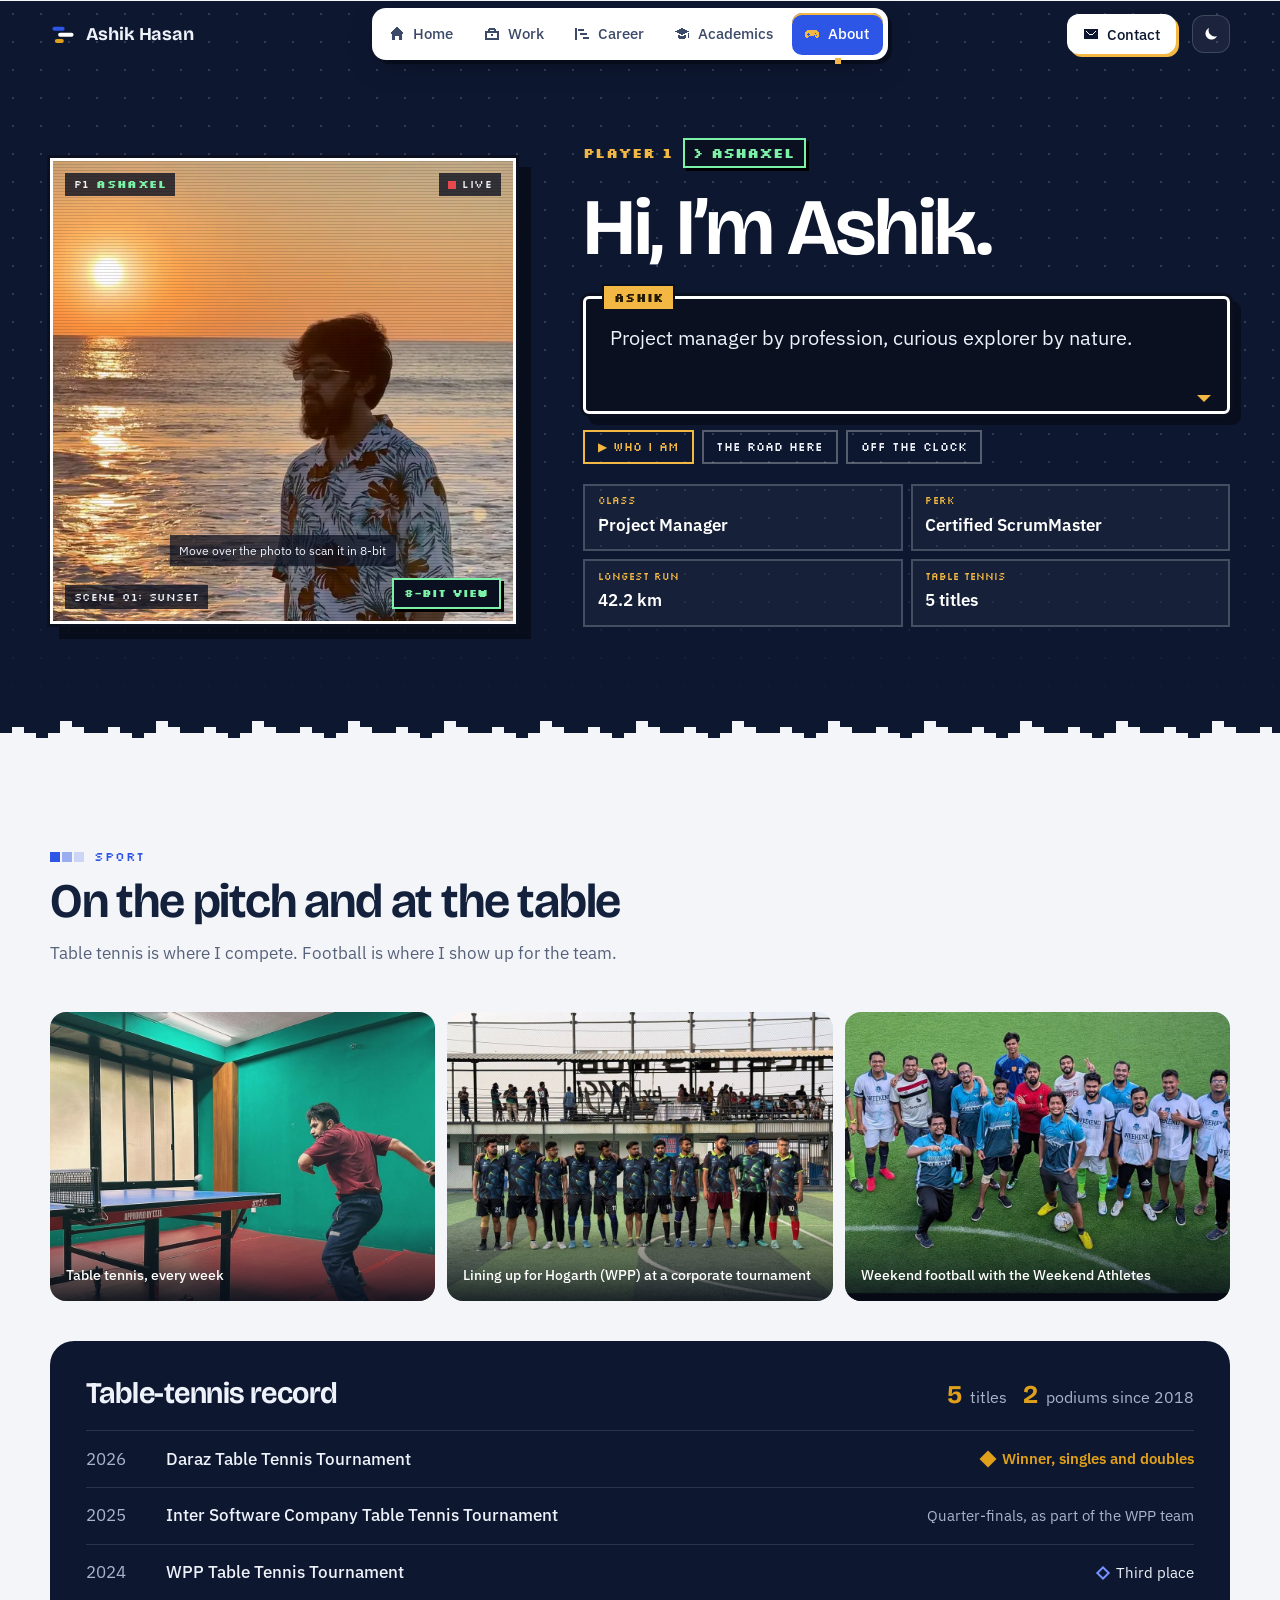
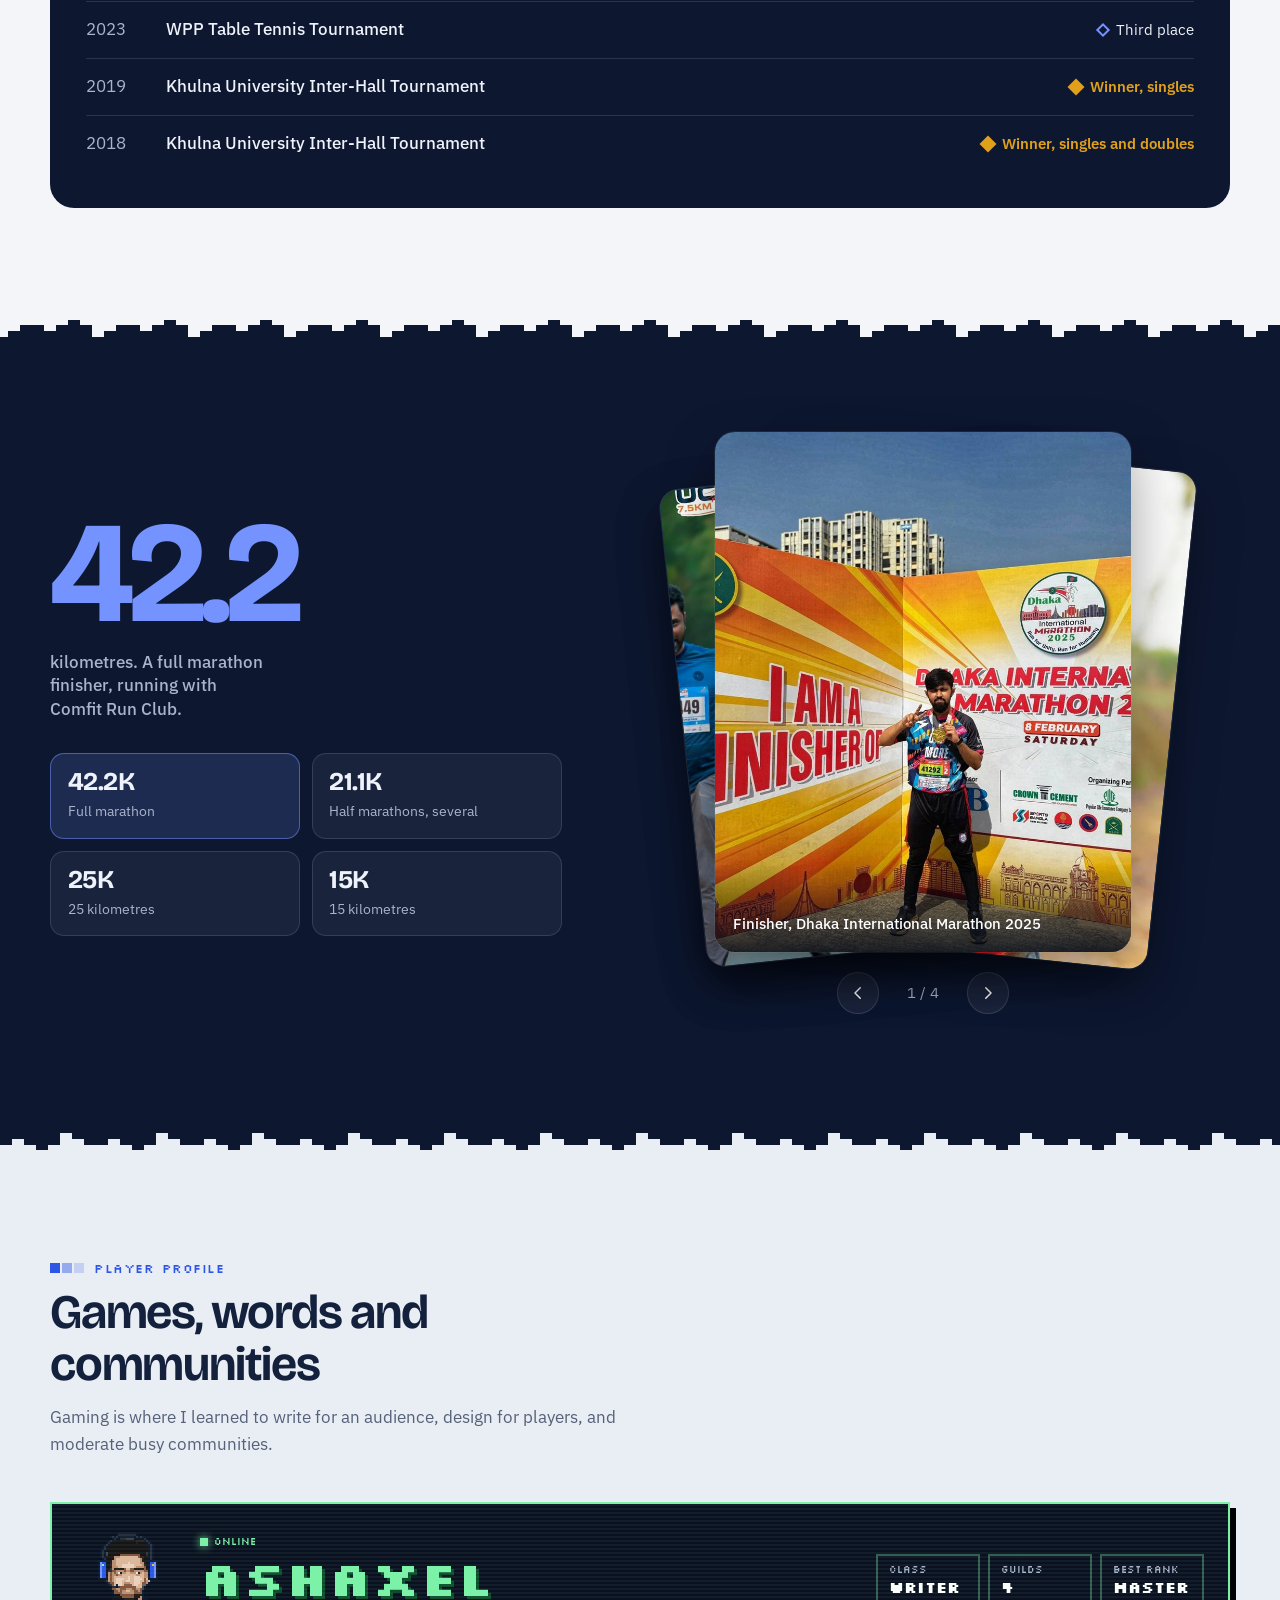
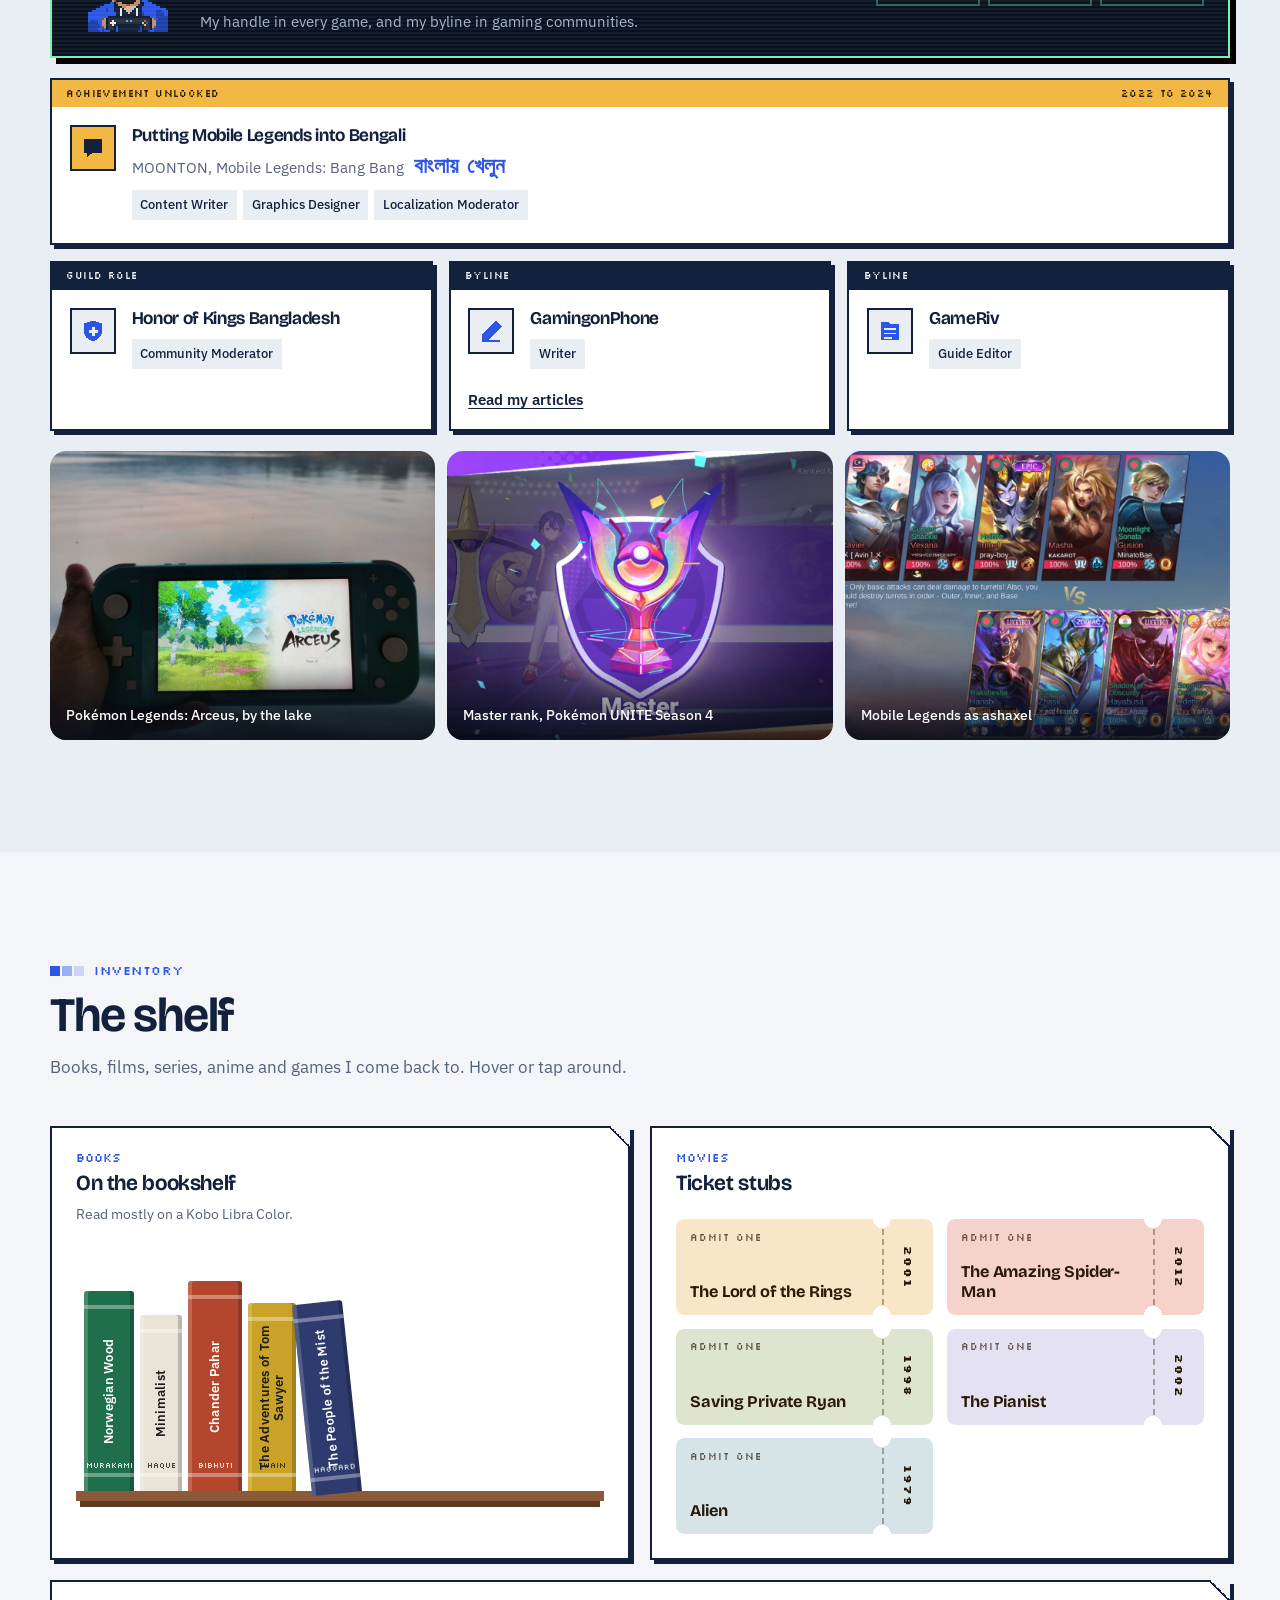
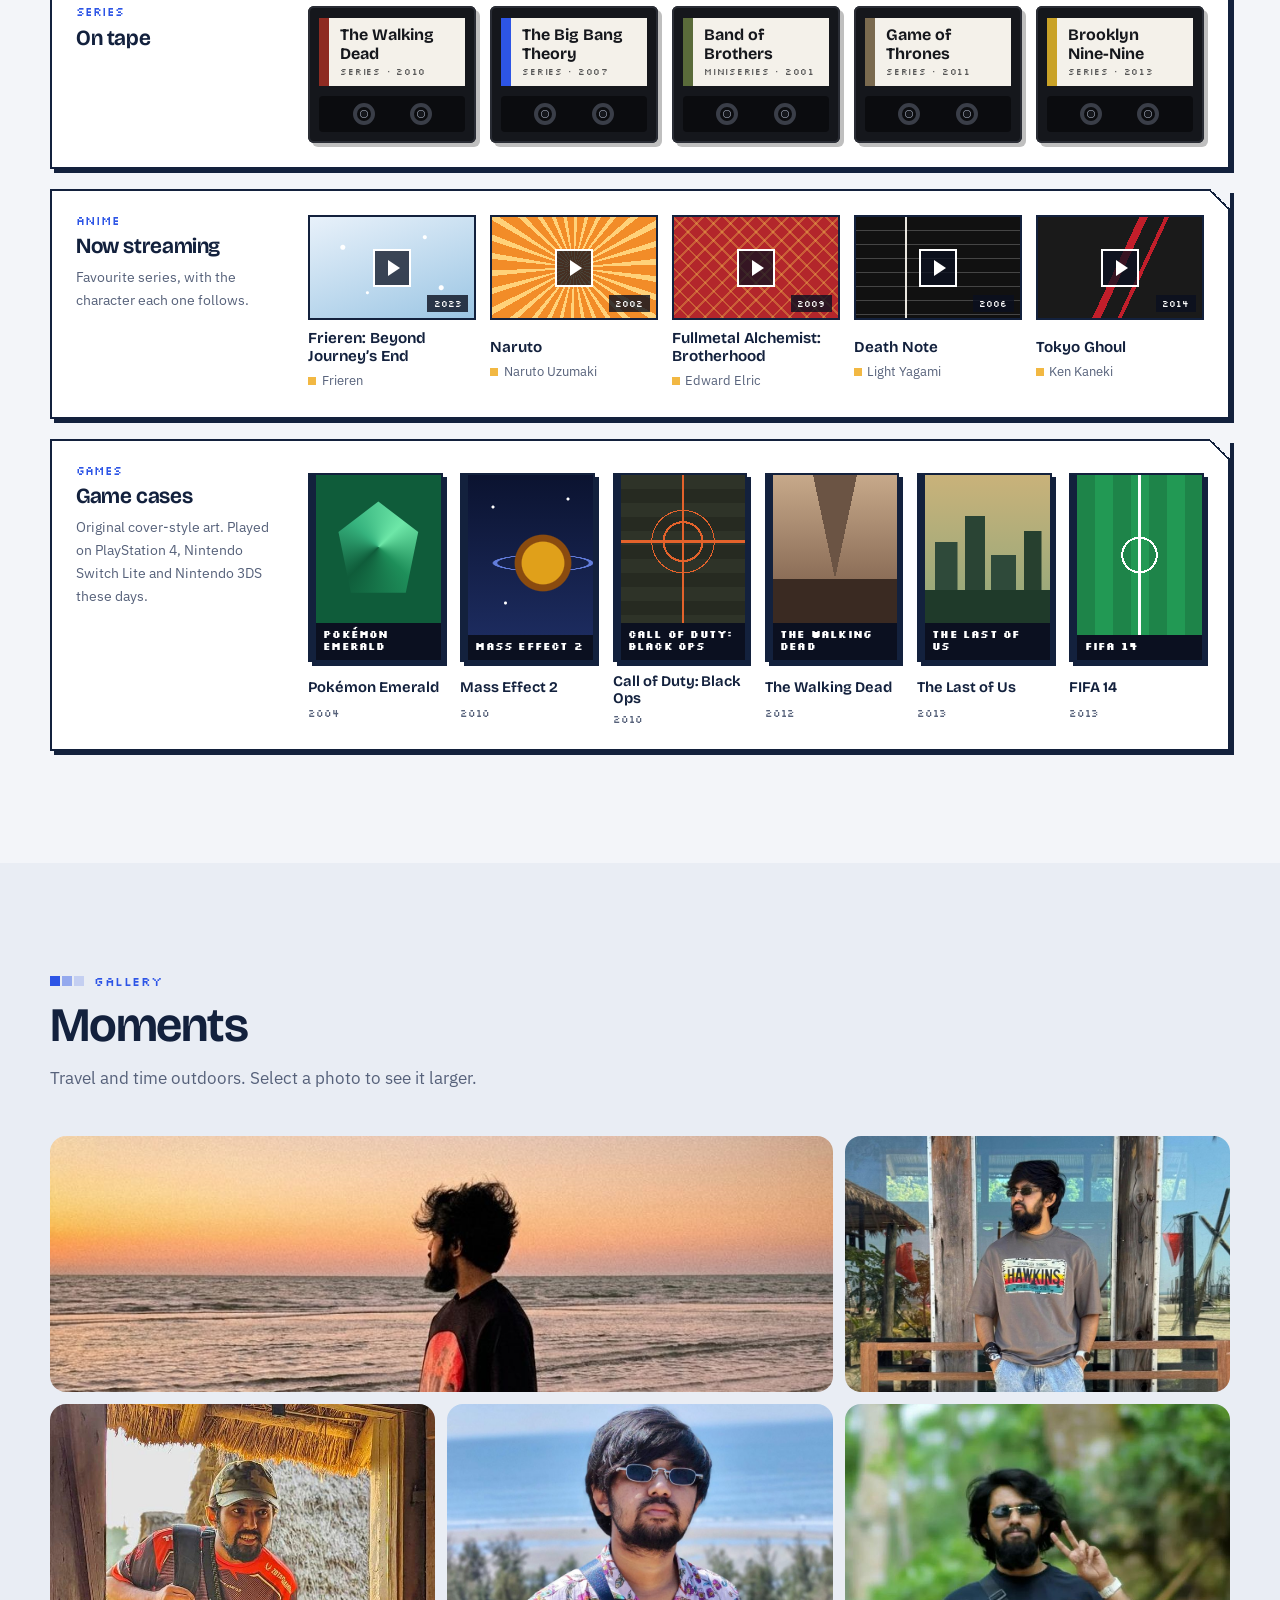
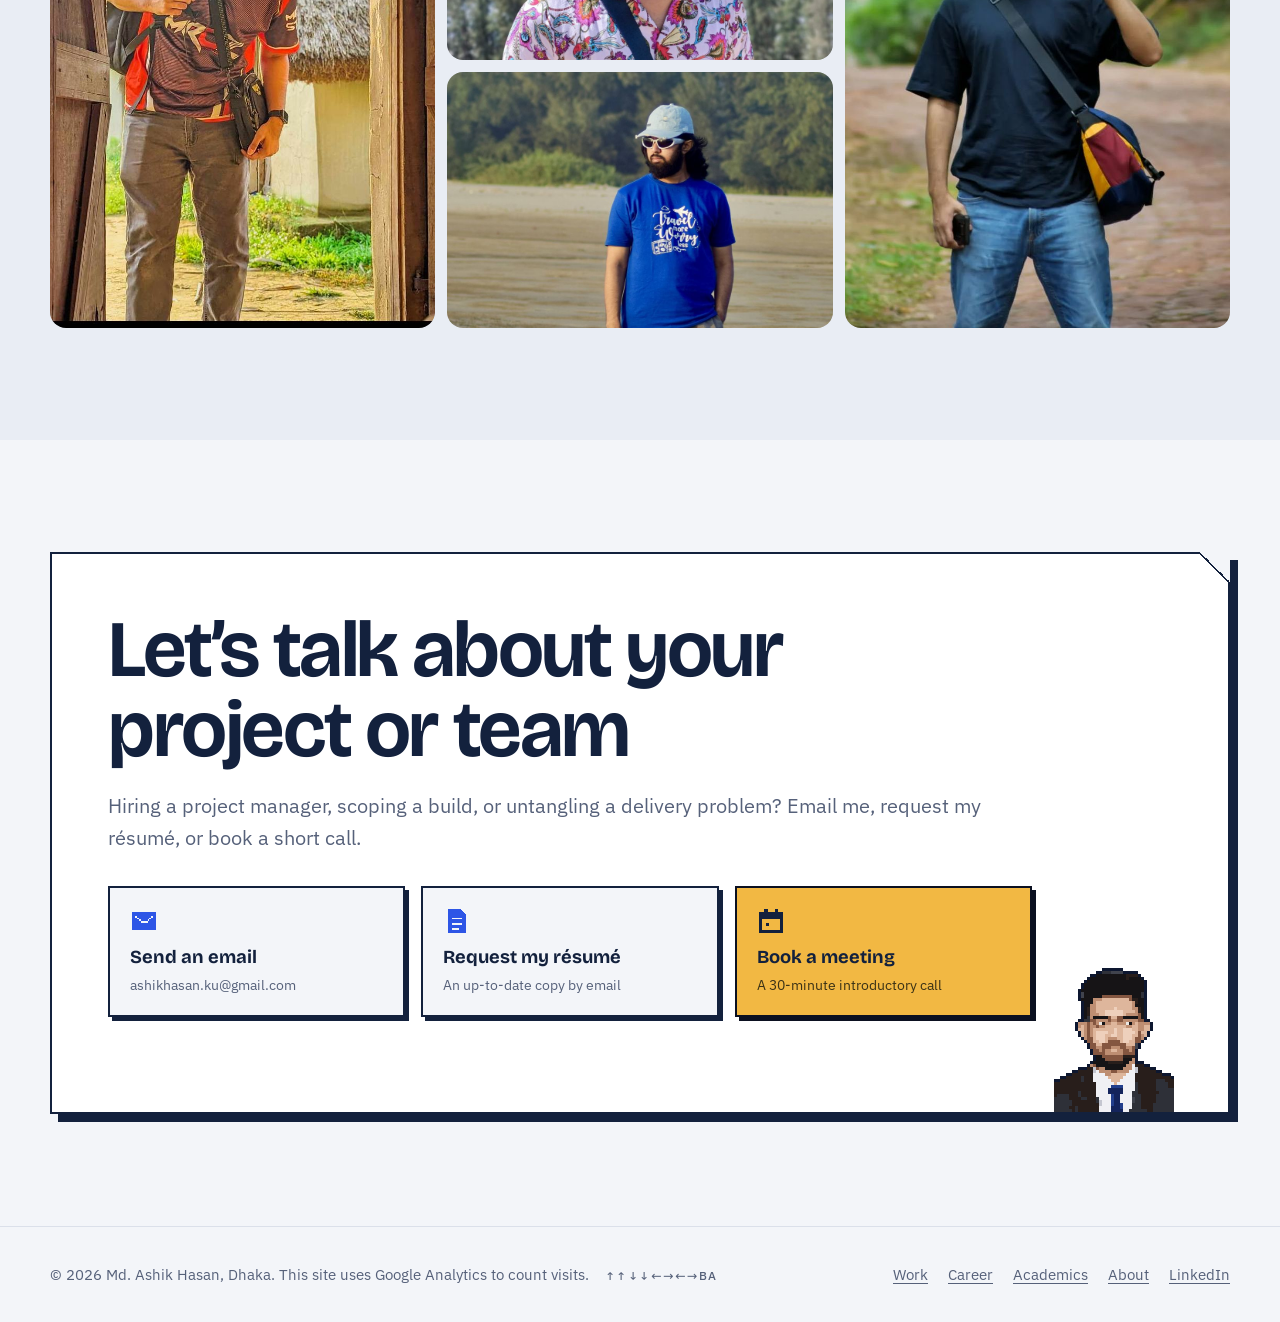
<file: about.html>
<!doctype html>
<html lang="en">
<head>
  <meta charset="utf-8">
  <meta name="viewport" content="width=device-width, initial-scale=1">
  <title>About Ashik Hasan | Marathons, Table Tennis and Gaming</title>
  <meta name="description" content="Full marathon finisher, five-time table-tennis champion, and gaming writer and community moderator as ashaxel. The person behind the project plans.">
  <meta name="author" content="Md. Ashik Hasan">
  <link rel="canonical" href="https://ashik-hasan.netlify.app/about.html">
  <meta name="theme-color" content="#F3F5F9">
  <meta property="og:type" content="website">
  <meta property="og:site_name" content="Ashik Hasan">
  <meta property="og:title" content="About Ashik Hasan | Marathons, Table Tennis and Gaming">
  <meta property="og:description" content="Full marathon finisher, five-time table-tennis champion, and gaming writer and community moderator as ashaxel. The person behind the project plans.">
  <meta property="og:url" content="https://ashik-hasan.netlify.app/about.html">
  <meta property="og:image" content="https://ashik-hasan.netlify.app/assets/og.png">
  <meta property="og:image:width" content="1200">
  <meta property="og:image:height" content="630">
  <meta property="og:image:alt" content="Ashik Hasan, Project Manager and Certified ScrumMaster">
  <meta property="og:locale" content="en_US">
  <meta name="twitter:card" content="summary_large_image">
  <meta name="twitter:title" content="About Ashik Hasan | Marathons, Table Tennis and Gaming">
  <meta name="twitter:description" content="Full marathon finisher, five-time table-tennis champion, and gaming writer and community moderator as ashaxel. The person behind the project plans.">
  <meta name="twitter:image" content="https://ashik-hasan.netlify.app/assets/og.png">
  <meta name="robots" content="index, follow, max-image-preview:large">
  <link rel="icon" href="/assets/favicon.svg" type="image/svg+xml">
  <link rel="apple-touch-icon" href="/assets/apple-touch-icon.png">
  <link rel="preload" href="/assets/fonts/bricolage-grotesque.woff2" as="font" type="font/woff2" crossorigin>
  <link rel="preload" href="/assets/fonts/plex-sans-400.woff2" as="font" type="font/woff2" crossorigin>
  <link rel="stylesheet" href="/assets/css/site.css?v=2db643abca">
  <link rel="preload" href="/assets/fonts/silkscreen-700.woff2" as="font" type="font/woff2" crossorigin>
  <script>
    try {
      var d = document.documentElement, t = localStorage.getItem('theme'); if (t) d.dataset.theme = t;
      if (sessionStorage.getItem('pxnav')) { sessionStorage.removeItem('pxnav');
        if (!matchMedia('(prefers-reduced-motion: reduce)').matches) { d.classList.add('px-enter'); setTimeout(function () { d.classList.remove('px-enter'); }, 1500); } }
    } catch (e) {}
  </script>
<link rel="preload" as="image" type="image/webp" imagesrcset="/assets/photos/about-sunset-720.webp 720w, /assets/photos/about-sunset.webp 1200w" imagesizes="(max-width: 900px) 92vw, 40vw" fetchpriority="high"><script type="application/ld+json">{"@context":"https://schema.org","@type":"BreadcrumbList","itemListElement":[{"@type":"ListItem","position":1,"name":"Home","item":"https://ashik-hasan.netlify.app/"},{"@type":"ListItem","position":2,"name":"About","item":"https://ashik-hasan.netlify.app/about.html"}]}</script>
</head>
<body class="navy-head" data-page="About">
  <a class="skip" href="#main">Skip to content</a>
  <header class="site-header">
    <div class="wrap header-inner">
      <a class="wordmark" href="/" aria-label="Ashik Hasan, home">
        <svg class="mark" viewBox="0 0 32 32" aria-hidden="true"><rect x="3" y="7" width="15" height="5" rx="2.5"/><rect x="10" y="14.5" width="19" height="5" rx="2.5"/><rect x="6" y="22" width="11" height="5" rx="2.5"/></svg>
        <span>Ashik Hasan</span>
      </a>
      <nav class="main-nav" aria-label="Main">
        <ul class="dock" data-dock>
          <li><a href="/"><svg class="nav-ico" viewBox="0 0 16 16" aria-hidden="true"><path d="M7 1h2v1h1v1h1v1h1v1h1v1h1v2h-1v6H3V8H2V6h1V5h1V4h1V3h1V2h1zM6 10v4h4v-4z"/></svg><span>Home</span></a></li>
          <li><a href="/work.html"><svg class="nav-ico" viewBox="0 0 16 16" aria-hidden="true"><path d="M5 2h6v1h1v2h3v9H1V5h3V3h1zM6 4v1h4V4zM3 7v5h10V7z"/><path d="M7 8h2v2H7z"/></svg><span>Work</span></a></li>
          <li><a href="/career.html"><svg class="nav-ico" viewBox="0 0 16 16" aria-hidden="true"><path d="M1 2h2v12H1zM4 3h6v2H4zM6 7h7v2H6zM9 11h6v2H9z"/></svg><span>Career</span></a></li>
          <li><a href="/academics.html"><svg class="nav-ico" viewBox="0 0 16 16" aria-hidden="true"><path d="M7 2h2v1h2v1h2v1h2v1h-2v1h-2v1H9v1H7V8H5V7H3V6H1V5h2V4h2V3h2zM4 9h2v1h4V9h2v3h-1v1H5v-1H4zM14 7h1v5h-1z"/></svg><span>Academics</span></a></li>
          <li><a href="/about.html" aria-current="page"><svg class="nav-ico" viewBox="0 0 16 16" aria-hidden="true"><path d="M3 4h10v1h1v1h1v5h-1v1h-2v-1h-1v-1H5v1H4v1H2v-1H1V6h1V5h1zM4 7v1H3v1h1v1h1V9h1V8H5V7zM11 7v1h1V7zM10 9v1h1V9zM12 9v1h1V9z"/></svg><span>About</span></a></li>
          <li class="dock-ind" aria-hidden="true"></li>
        </ul>
      </nav>
      <a class="header-cta" href="#contact" aria-label="Contact"><svg viewBox="0 0 16 16" aria-hidden="true"><path d="M1 3h14v10H1zM3 5v1h1v1h1v1h1v1h4V8h1V7h1V6h1V5h-1v1h-1v1h-1v1H6V7H5V6H4V5z"/></svg><span>Contact</span></a>
      <button class="theme-toggle" type="button" aria-label="Switch to dark theme" data-theme-toggle>
        <svg class="icon-moon" viewBox="0 0 24 24" aria-hidden="true"><path d="M20 14.5A8 8 0 0 1 9.5 4a8 8 0 1 0 10.5 10.5Z"/></svg>
        <svg class="icon-sun" viewBox="0 0 24 24" aria-hidden="true"><circle cx="12" cy="12" r="4"/><path d="M12 2v2M12 20v2M4.9 4.9l1.4 1.4M17.7 17.7l1.4 1.4M2 12h2M20 12h2M4.9 19.1l1.4-1.4M17.7 6.3l1.4-1.4"/></svg>
      </button>
    </div>
  </header>

  <main id="main">
    <section class="ph ph-about on-navy blueprint px-bottom" aria-labelledby="page-title">
      <div class="wrap about-cs">
        <!-- COVER: /assets/photos/about-sunset.webp, with an 8-bit version (/assets/photos/about-sunset-8bit.png) revealed by the scanner -->
        <figure class="scan" data-scan>
          <img class="scan-hd" src="/assets/photos/about-sunset.webp" srcset="/assets/photos/about-sunset-720.webp 720w, /assets/photos/about-sunset.webp 1200w" sizes="(max-width: 900px) 92vw, 40vw" alt="Ashik on a beach at sunset, the wind in his hair" width="1200" height="1600" fetchpriority="high">
          <img class="scan-px" src="/assets/photos/about-sunset-8bit.png" alt="" width="72" height="96" aria-hidden="true">
          <span class="scan-lens" aria-hidden="true"></span>
          <span class="scan-hud tl" aria-hidden="true">P1 <b>ashaxel</b></span>
          <span class="scan-hud tr" aria-hidden="true"><i></i>Live</span>
          <span class="scan-hud bl" aria-hidden="true">Scene 01: Sunset</span>
          <button class="scan-toggle" type="button" aria-pressed="false">8-bit view</button>
          <figcaption class="scan-tip">Move over the photo to scan it in 8-bit</figcaption>
        </figure>
        <div>
          <p class="p1"><span>Player 1</span><span class="gt">&gt; ashaxel</span></p>
          <h1 id="page-title" class="page-title">Hi, I’m Ashik.</h1>
          <div class="dialog-box" data-dialogue>
            <span class="who">Ashik</span>
            <p data-line>Project manager by profession, curious explorer by nature.</p>
            <p data-line>I studied mathematics at Khulna University, started my career reading product data at Bdjobs, and have spent the years since between users, data and engineering teams, turning “we need something” into a plan people can follow.</p>
            <p data-line>Outside work I run long distances, play table tennis competitively and football for fun, read, watch series, and have spent years writing and moderating for gaming communities.</p>
            <span class="more" aria-hidden="true"></span>
          </div>
          <div class="dialog-nav" role="group" aria-label="Choose what Ashik talks about">
            <button class="dlg-btn" type="button" data-say>Who I am</button>
            <button class="dlg-btn" type="button" data-say>The road here</button>
            <button class="dlg-btn" type="button" data-say>Off the clock</button>
          </div>
          <dl class="sheet-stats" aria-label="Character sheet">
            <div><dt>Class</dt><dd>Project Manager</dd></div>
            <div><dt>Perk</dt><dd>Certified ScrumMaster</dd></div>
            <div><dt>Longest run</dt><dd>42.2 km</dd></div>
            <div><dt>Table tennis</dt><dd>5 titles</dd></div>
          </dl>
        </div>
      </div>
    </section>

    <!-- ============ SPORT ============ -->
    <section class="section" aria-labelledby="sport-title">
      <div class="wrap">
        <header class="section-head">
          <span class="lvl">Sport</span>
          <h2 id="sport-title">On the pitch and at the table</h2>
          <p>Table tennis is where I compete. Football is where I show up for the team.</p>
        </header>
        <div class="strip" data-gallery>
          <figure><img src="/assets/photos/sport-tt.jpg" alt="Ashik playing a forehand in table tennis" width="1000" height="750" loading="lazy"><figcaption>Table tennis, every week</figcaption></figure>
          <figure><img src="/assets/photos/sport-hogarth.jpg" alt="The Hogarth football team lined up before a tournament match" width="1000" height="750" loading="lazy"><figcaption>Lining up for Hogarth (WPP) at a corporate tournament</figcaption></figure>
          <figure><img src="/assets/photos/sport-weekend.jpg" alt="A group of footballers in Weekend Athletes shirts on an artificial pitch" width="1000" height="750" loading="lazy"><figcaption>Weekend football with the Weekend Athletes</figcaption></figure>
        </div>

        <div class="record" id="table-tennis">
          <div class="record-head">
            <h3>Table-tennis record</h3>
            <p class="record-sum"><b>5</b> titles <b>2</b> podiums since 2018</p>
          </div>
          <ol class="record-list">
            <li class="win"><span class="yr">2026</span><span class="ev">Daraz Table Tennis Tournament</span><span class="res">Winner, singles and doubles</span></li>
            <li><span class="yr">2025</span><span class="ev">Inter Software Company Table Tennis Tournament</span><span class="res">Quarter-finals, as part of the WPP team</span></li>
            <li class="podium"><span class="yr">2024</span><span class="ev">WPP Table Tennis Tournament</span><span class="res">Third place</span></li>
            <li class="podium"><span class="yr">2023</span><span class="ev">WPP Table Tennis Tournament</span><span class="res">Third place</span></li>
            <li class="win"><span class="yr">2019</span><span class="ev">Khulna University Inter-Hall Tournament</span><span class="res">Winner, singles</span></li>
            <li class="win"><span class="yr">2018</span><span class="ev">Khulna University Inter-Hall Tournament</span><span class="res">Winner, singles and doubles</span></li>
          </ol>
        </div>
      </div>
    </section>

    <!-- ============ RUNNING ============ -->
    <section class="section on-navy blueprint px-top px-bottom next-tint" aria-labelledby="run-title">
      <div class="wrap run">
        <div>
          <h2 id="run-title" class="run-big">42.2<small>kilometres. A full marathon finisher, running with Comfit Run Club.</small></h2>
          <ul class="distances" aria-label="Race distances completed">
            <li><b>42.2K</b><span>Full marathon</span></li>
            <li><b>21.1K</b><span>Half marathons, several</span></li>
            <li><b>25K</b><span>25 kilometres</span></li>
            <li><b>15K</b><span>15 kilometres</span></li>
          </ul>
        </div>
        <!-- Race deck: click, swipe or use the arrow keys to shuffle. PHOTOS: run-*.jpg -->
        <div class="deck" data-deck aria-roledescription="photo deck" aria-label="Race-day photos">
          <div class="deck-stack">
            <figure class="deck-card"><img src="/assets/photos/run-marathon.jpg" alt="Ashik with his finisher medal at the Dhaka International Marathon 2025" width="1000" height="1000" loading="lazy"><figcaption>Finisher, Dhaka International Marathon 2025</figcaption></figure>
            <figure class="deck-card"><img src="/assets/photos/run-teatrail.jpg" alt="Ashik running a trail race in a Comfit Run Club shirt" width="720" height="900" loading="lazy"><figcaption>Race day with Comfit Run Club</figcaption></figure>
            <figure class="deck-card"><img src="/assets/photos/run-15k.jpg" alt="Ashik crossing the finish mat at the Velociti 15K Run, bib 1542" width="720" height="900" loading="lazy"><figcaption>Velociti 15K Run, finish line. Photo: Shutter Lens</figcaption></figure>
            <figure class="deck-card"><img src="/assets/photos/run-ucr.jpg" alt="Ashik giving a peace sign mid-race on a city road" width="720" height="900" loading="lazy"><figcaption>Race day</figcaption></figure>
          </div>
          <div class="deck-controls">
            <button class="icon-btn" type="button" data-deck-prev aria-label="Previous photo"><svg viewBox="0 0 24 24" aria-hidden="true"><path d="M15 5l-7 7 7 7"/></svg></button>
            <p class="deck-count" aria-live="polite">1 / 4</p>
            <button class="icon-btn" type="button" data-deck-next aria-label="Next photo"><svg viewBox="0 0 24 24" aria-hidden="true"><path d="M9 5l7 7-7 7"/></svg></button>
          </div>
        </div>
      </div>
    </section>

    <!-- ============ GAMING: WRITING AND COMMUNITY ============ -->
    <section class="section band band-tint" aria-labelledby="play-title">
      <div class="wrap">
        <header class="section-head">
          <span class="lvl">Player profile</span>
          <h2 id="play-title">Games, words and communities</h2>
          <p>Gaming is where I learned to write for an audience, design for players, and moderate busy communities.</p>
        </header>
        <div class="gamertag">
          <img class="gt-sprite" src="/assets/photos/avatar-gamer.png" alt="Pixel-art Ashik wearing a gaming headset and holding a controller" width="52" height="56" loading="lazy">
          <div>
            <p class="gt-status"><i></i>Online</p>
            <p class="gt-name">ashaxel</p>
            <span class="gt-sub">My handle in every game, and my byline in gaming communities.</span>
          </div>
          <dl class="gt-stats">
            <div><dt>Class</dt><dd>Writer</dd></div>
            <div><dt>Guilds</dt><dd>4</dd></div>
            <div><dt>Best rank</dt><dd>Master</dd></div>
          </dl>
        </div>
        <ul class="ach" aria-label="Gaming community roles">
          <li class="ach-card ach-wide">
            <p class="ach-top"><span>Achievement unlocked</span><span>2022 to 2024</span></p>
            <div class="ach-body">
              <span class="ach-ico" aria-hidden="true"><svg viewBox="0 0 16 16"><path d="M2 2h12v9H8l-4 3v-3H2z"/></svg></span>
              <div>
                <h3>Putting Mobile Legends into Bengali</h3>
                <p class="ach-org">MOONTON, Mobile Legends: Bang Bang <span class="bn" lang="bn">বাংলায় খেলুন</span></p>
                <ul class="ach-roles"><li>Content Writer</li><li>Graphics Designer</li><li>Localization Moderator</li></ul>
              </div>
            </div>
          </li>
          <li class="ach-card">
            <p class="ach-top"><span>Guild role</span></p>
            <div class="ach-body">
              <span class="ach-ico" aria-hidden="true"><svg viewBox="0 0 16 16"><path d="M8 1l6 2v5c0 3.5-2.6 6-6 7-3.4-1-6-3.5-6-7V3zM7 5v2H5v2h2v2h2V9h2V7H9V5z"/></svg></span>
              <div><h3>Honor of Kings Bangladesh</h3><ul class="ach-roles"><li>Community Moderator</li></ul></div>
            </div>
          </li>
          <li class="ach-card">
            <p class="ach-top"><span>Byline</span></p>
            <div class="ach-body">
              <span class="ach-ico" aria-hidden="true"><svg viewBox="0 0 16 16"><path d="M11 1l4 4-9 9H2v-4zM2 15h12v-1H2z"/></svg></span>
              <div><h3>GamingonPhone</h3><ul class="ach-roles"><li>Writer</li></ul></div>
            </div>
            <a class="ach-link" href="https://gamingonphone.com/author/ashik-hasan/" target="_blank" rel="noopener">Read my articles</a>
          </li>
          <li class="ach-card">
            <p class="ach-top"><span>Byline</span></p>
            <div class="ach-body">
              <span class="ach-ico" aria-hidden="true"><svg viewBox="0 0 16 16"><path d="M2 2h5l1 1h6v11H2zM4 6v1h8V6zm0 3v1h8V9zm0 3v1h5v-1z"/></svg></span>
              <div><h3>GameRiv</h3><ul class="ach-roles"><li>Guide Editor</li></ul></div>
            </div>
          </li>
        </ul>
        <div class="strip" data-gallery style="margin-top:1.25rem">
          <figure><img src="/assets/photos/game-switch.jpg" alt="A Nintendo Switch Lite showing Pokémon Legends: Arceus, held up in front of a lake" width="1000" height="750" loading="lazy"><figcaption>Pokémon Legends: Arceus, by the lake</figcaption></figure>
          <figure><img src="/assets/photos/game-unite.jpg" alt="Pokémon UNITE screen showing Master rank for Season 4" width="1000" height="750" loading="lazy"><figcaption>Master rank, Pokémon UNITE Season 4</figcaption></figure>
          <figure><img src="/assets/photos/game-mlbb.jpg" alt="Mobile Legends: Bang Bang match lobby with the player ashaxel" width="1000" height="750" loading="lazy"><figcaption>Mobile Legends as ashaxel</figcaption></figure>
        </div>
      </div>
    </section>

    <!-- ============ THE SHELF: titles only, original artwork ============ -->
    <section class="section" aria-labelledby="shelf-title">
      <div class="wrap">
        <header class="section-head">
          <span class="lvl">Inventory</span>
          <h2 id="shelf-title">The shelf</h2>
          <p>Books, films, series, anime and games I come back to. Hover or tap around.</p>
        </header>
        <div class="shelves">
          <div class="shelf-row half">
            <div><span class="kind">Books</span><h3>On the bookshelf</h3><p class="note">Read mostly on a Kobo Libra Color.</p></div>
            <ul class="books" aria-label="Books">
              <li class="book" style="--c:#1F6F4A;--h:200px;--w:50px"><span>Norwegian Wood</span><small>MURAKAMI</small></li>
              <li class="book" style="--c:#E9E4D8;--t:#1B1B1B;--h:176px;--w:42px"><span>Minimalist</span><small>HAQUE</small></li>
              <li class="book" style="--c:#B5462E;--h:210px;--w:54px"><span>Chander Pahar</span><small>BIBHUTI</small></li>
              <li class="book" style="--c:#C9A227;--t:#1B1B1B;--h:188px;--w:48px"><span>The Adventures of Tom Sawyer</span><small>TWAIN</small></li>
              <li class="book lean" style="--c:#2D3B6E;--h:192px;--w:50px"><span>The People of the Mist</span><small>HAGGARD</small></li>
            </ul>
          </div>
          <div class="shelf-row half">
            <div><span class="kind">Movies</span><h3>Ticket stubs</h3></div>
            <ul class="tickets" aria-label="Movies">
              <li class="ticket" style="--c:#F7E7C6"><span class="t-main"><span class="t-adm">ADMIT ONE</span><b>The Lord of the Rings</b></span><span class="t-stub">2001</span></li>
              <li class="ticket" style="--c:#F6D2CC"><span class="t-main"><span class="t-adm">ADMIT ONE</span><b>The Amazing Spider-Man</b></span><span class="t-stub">2012</span></li>
              <li class="ticket" style="--c:#DDE5CF"><span class="t-main"><span class="t-adm">ADMIT ONE</span><b>Saving Private Ryan</b></span><span class="t-stub">1998</span></li>
              <li class="ticket" style="--c:#E4E1F2"><span class="t-main"><span class="t-adm">ADMIT ONE</span><b>The Pianist</b></span><span class="t-stub">2002</span></li>
              <li class="ticket" style="--c:#D6E4E8"><span class="t-main"><span class="t-adm">ADMIT ONE</span><b>Alien</b></span><span class="t-stub">1979</span></li>
            </ul>
          </div>
          <div class="shelf-row">
            <div><span class="kind">Series</span><h3>On tape</h3></div>
            <ul class="tapes" aria-label="Series">
              <li class="tape" style="--c:#8E2B22"><span class="label"><b>The Walking Dead</b><span>SERIES · 2010</span></span><span class="reels" aria-hidden="true"><i></i><i></i></span></li>
              <li class="tape" style="--c:#2D55E6"><span class="label"><b>The Big Bang Theory</b><span>SERIES · 2007</span></span><span class="reels" aria-hidden="true"><i></i><i></i></span></li>
              <li class="tape" style="--c:#5A6B3A"><span class="label"><b>Band of Brothers</b><span>MINISERIES · 2001</span></span><span class="reels" aria-hidden="true"><i></i><i></i></span></li>
              <li class="tape" style="--c:#7A6A4F"><span class="label"><b>Game of Thrones</b><span>SERIES · 2011</span></span><span class="reels" aria-hidden="true"><i></i><i></i></span></li>
              <li class="tape" style="--c:#C9A227"><span class="label"><b>Brooklyn Nine-Nine</b><span>SERIES · 2013</span></span><span class="reels" aria-hidden="true"><i></i><i></i></span></li>
            </ul>
          </div>
          <div class="shelf-row">
            <div><span class="kind">Anime</span><h3>Now streaming</h3><p class="note">Favourite series, with the character each one follows.</p></div>
            <ul class="anime" aria-label="Favourite anime">
              <li class="ep ep-sparkle" style="--c1:#9CC6E4;--c2:#E8F1FA"><span class="ep-art" aria-hidden="true"><i class="ep-play"></i><span class="ep-yr">2023</span></span><span class="ep-meta"><b>Frieren: Beyond Journey’s End</b><span class="ep-char">Frieren</span></span></li>
              <li class="ep ep-speed" style="--c1:#F28C28;--c2:#FFD27A"><span class="ep-art" aria-hidden="true"><i class="ep-play"></i><span class="ep-yr">2002</span></span><span class="ep-meta"><b>Naruto</b><span class="ep-char">Naruto Uzumaki</span></span></li>
              <li class="ep ep-gear" style="--c1:#B3262B;--c2:#F2C14E"><span class="ep-art" aria-hidden="true"><i class="ep-play"></i><span class="ep-yr">2009</span></span><span class="ep-meta"><b>Fullmetal Alchemist: Brotherhood</b><span class="ep-char">Edward Elric</span></span></li>
              <li class="ep ep-page" style="--c1:#111111;--c2:#E9E6DE"><span class="ep-art" aria-hidden="true"><i class="ep-play"></i><span class="ep-yr">2006</span></span><span class="ep-meta"><b>Death Note</b><span class="ep-char">Light Yagami</span></span></li>
              <li class="ep ep-crack" style="--c1:#1A1A1A;--c2:#C21E2A"><span class="ep-art" aria-hidden="true"><i class="ep-play"></i><span class="ep-yr">2014</span></span><span class="ep-meta"><b>Tokyo Ghoul</b><span class="ep-char">Ken Kaneki</span></span></li>
            </ul>
          </div>
          <div class="shelf-row">
            <div><span class="kind">Games</span><h3>Game cases</h3><p class="note">Original cover-style art. Played on PlayStation 4, Nintendo Switch Lite and Nintendo 3DS these days.</p></div>
            <ul class="gcases" aria-label="Favourite games">
              <li class="case case-emerald"><span class="case-box" aria-hidden="true"><span class="case-art"></span><span class="case-band">Pokémon Emerald</span></span><span class="case-disc" aria-hidden="true"></span><b>Pokémon Emerald</b><span class="plat">2004</span></li>
              <li class="case case-space"><span class="case-box" aria-hidden="true"><span class="case-art"></span><span class="case-band">Mass Effect 2</span></span><span class="case-disc" aria-hidden="true"></span><b>Mass Effect 2</b><span class="plat">2010</span></li>
              <li class="case case-ops"><span class="case-box" aria-hidden="true"><span class="case-art"></span><span class="case-band">Call of Duty: Black Ops</span></span><span class="case-disc" aria-hidden="true"></span><b>Call of Duty: Black Ops</b><span class="plat">2010</span></li>
              <li class="case case-road"><span class="case-box" aria-hidden="true"><span class="case-art"></span><span class="case-band">The Walking Dead</span></span><span class="case-disc" aria-hidden="true"></span><b>The Walking Dead</b><span class="plat">2012</span></li>
              <li class="case case-ruins"><span class="case-box" aria-hidden="true"><span class="case-art"></span><span class="case-band">The Last of Us</span></span><span class="case-disc" aria-hidden="true"></span><b>The Last of Us</b><span class="plat">2013</span></li>
              <li class="case case-pitch"><span class="case-box" aria-hidden="true"><span class="case-art"></span><span class="case-band">FIFA 14</span></span><span class="case-disc" aria-hidden="true"></span><b>FIFA 14</b><span class="plat">2013</span></li>
            </ul>
          </div>
        </div>
      </div>
    </section>

    <!-- ============ MOMENTS ============ -->
    <section class="section band band-tint" aria-labelledby="gallery-title">
      <div class="wrap">
        <header class="section-head"><span class="lvl">Gallery</span><h2 id="gallery-title">Moments</h2><p>Travel and time outdoors. Select a photo to see it larger.</p></header>
        <div class="masonry" data-gallery>
          <figure><img src="/assets/photos/gallery-1.jpg" alt="Ashik on a beach at sunset, looking out to sea" width="930" height="697" loading="lazy"></figure>
          <figure><img src="/assets/photos/gallery-2.jpg" alt="Ashik smiling in a thatched-hut doorway, wearing a gaming jersey" width="750" height="1000" loading="lazy"></figure>
          <figure><img src="/assets/photos/gallery-3.jpg" alt="Ashik in sunglasses and a Hawkins T-shirt, standing in front of a wooden bench" width="900" height="1214" loading="lazy"></figure>
          <figure><img src="/assets/photos/gallery-4.jpg" alt="Ashik in a floral shirt with the sea behind him" width="1000" height="750" loading="lazy"></figure>
          <figure><img src="/assets/photos/gallery-5.jpg" alt="Ashik on a sandy beach in a blue travel T-shirt" width="1000" height="750" loading="lazy"></figure>
          <figure><img src="/assets/photos/gallery-6.jpg" alt="Ashik on a forest road, giving a peace sign" width="800" height="1000" loading="lazy"></figure>
        </div>
      </div>
    </section>

    <!-- ============ CONTACT (same on every page) ============ -->
    <section class="contact" id="contact" aria-labelledby="contact-title">
      <div class="wrap">
        <h2 id="contact-title">Let’s talk about your project or team</h2>
        <p class="lede">Hiring a project manager, scoping a build, or untangling a delivery problem? Email me, request my résumé, or book a short call.</p>
        <div class="contact-cards">
          <a class="cc" href="mailto:ashikhasan.ku@gmail.com">
            <svg viewBox="0 0 16 16" aria-hidden="true"><path d="M1 3h14v10H1zM3 5v1h1v1h1v1h1v1h4V8h1V7h1V6h1V5h-1v1h-1v1h-1v1H6V7H5V6H4V5z"/></svg>
            <b>Send an email</b><span>ashikhasan.ku@gmail.com</span>
          </a>
          <button class="cc" type="button" data-resume-open>
            <svg viewBox="0 0 16 16" aria-hidden="true"><path d="M3 1h7l3 3v11H3zM5 6v1h6V6zm0 3v1h6V9zm0 3v1h4v-1z"/></svg>
            <b>Request my résumé</b><span>An up-to-date copy by email</span>
          </button>
          <!-- BOOKING: set your booking link in /assets/js/career-data.js (window.SITE.bookingUrl). Until then this opens an email. -->
          <a class="cc cc-hot" href="mailto:ashikhasan.ku@gmail.com?subject=Meeting%20request" data-booking>
            <svg viewBox="0 0 16 16" aria-hidden="true"><path d="M4 1h2v2h4V1h2v2h3v12H1V3h3zM3 7v6h10V7zm2 2h2v2H5z"/></svg>
            <b>Book a meeting</b><span>A 30-minute introductory call</span>
          </a>
        </div>
        <p class="copy-status" role="status" aria-live="polite"></p>
        <img class="contact-sprite" src="/assets/photos/avatar-pixel.png" alt="" width="40" height="50" loading="lazy">
      </div>
    </section>
  </main>

  <!-- ============ RÉSUMÉ REQUEST (Netlify Forms emails each request) ============ -->
  <dialog class="sheet" id="resume-dialog" aria-labelledby="resume-title">
    <form name="resume-request" method="POST" action="/thanks" data-netlify="true" netlify-honeypot="bot-field" class="resume-form">
      <input type="hidden" name="form-name" value="resume-request">
      <input type="hidden" name="subject" value="Résumé request from the portfolio">
      <p class="hp"><label>Leave this empty <input name="bot-field" tabindex="-1" autocomplete="off"></label></p>
      <div class="sheet-head">
        <h2 id="resume-title">Request my résumé</h2>
        <button class="icon-btn" type="button" data-dialog-close aria-label="Close"><svg viewBox="0 0 24 24" aria-hidden="true"><path d="M6 6l12 12M18 6 6 18"/></svg></button>
      </div>
      <p class="sheet-lede">I’ll email you an up-to-date copy.</p>
      <label class="field"><span>Your name</span><input name="name" autocomplete="name" required></label>
      <label class="field"><span>Work email</span><input name="email" type="email" autocomplete="email" required></label>
      <label class="field"><span>Company <em>optional</em></span><input name="company" autocomplete="organization"></label>
      <label class="field"><span>Role or note <em>optional</em></span><textarea name="note" rows="3"></textarea></label>
      <p class="form-error" role="alert"></p>
      <button class="btn btn-primary btn-block" type="submit">Send request</button>
    </form>
    <div class="sheet-done" hidden>
      <h2>Request sent</h2>
      <p>Thanks. I’ll email my résumé to you shortly.</p>
      <button class="btn btn-ghost" type="button" data-dialog-close>Close</button>
    </div>
  </dialog>

  <!-- ============ PHOTO VIEWER ============ -->
  <dialog class="lightbox" id="lightbox" aria-label="Photo viewer">
    <figure><img alt=""><figcaption></figcaption></figure>
    <button class="icon-btn lb-close" type="button" data-dialog-close aria-label="Close"><svg viewBox="0 0 24 24" aria-hidden="true"><path d="M6 6l12 12M18 6 6 18"/></svg></button>
    <button class="icon-btn lb-prev" type="button" aria-label="Previous photo"><svg viewBox="0 0 24 24" aria-hidden="true"><path d="M15 5l-7 7 7 7"/></svg></button>
    <button class="icon-btn lb-next" type="button" aria-label="Next photo"><svg viewBox="0 0 24 24" aria-hidden="true"><path d="M9 5l7 7-7 7"/></svg></button>
  </dialog>

  <footer class="site-footer">
    <div class="wrap footer-inner">
      <p>© <span data-year>2026</span> Md. Ashik Hasan, Dhaka. This site uses Google Analytics to count visits. <button class="text-btn konami-hint" type="button" data-eightbit><span aria-hidden="true">↑↑↓↓←→←→BA</span><span class="sr-only">Toggle 8-bit mode</span></button></p>
      <ul class="footer-links">
        <li><a href="/work.html">Work</a></li>
        <li><a href="/career.html">Career</a></li>
        <li><a href="/academics.html">Academics</a></li>
        <li><a href="/about.html">About</a></li>
        <li><a href="https://www.linkedin.com/in/ashikhasan-ku/" target="_blank" rel="noopener">LinkedIn</a></li>
      </ul>
    </div>
  </footer>

  <script src="/assets/js/career-data.js?v=c4174fea3c"></script>
  <script src="/assets/js/analytics.js?v=6ec1fc441b" defer></script>
  <script src="/assets/js/site.js?v=cba72a1956" defer></script>
</body>
</html>
</file>
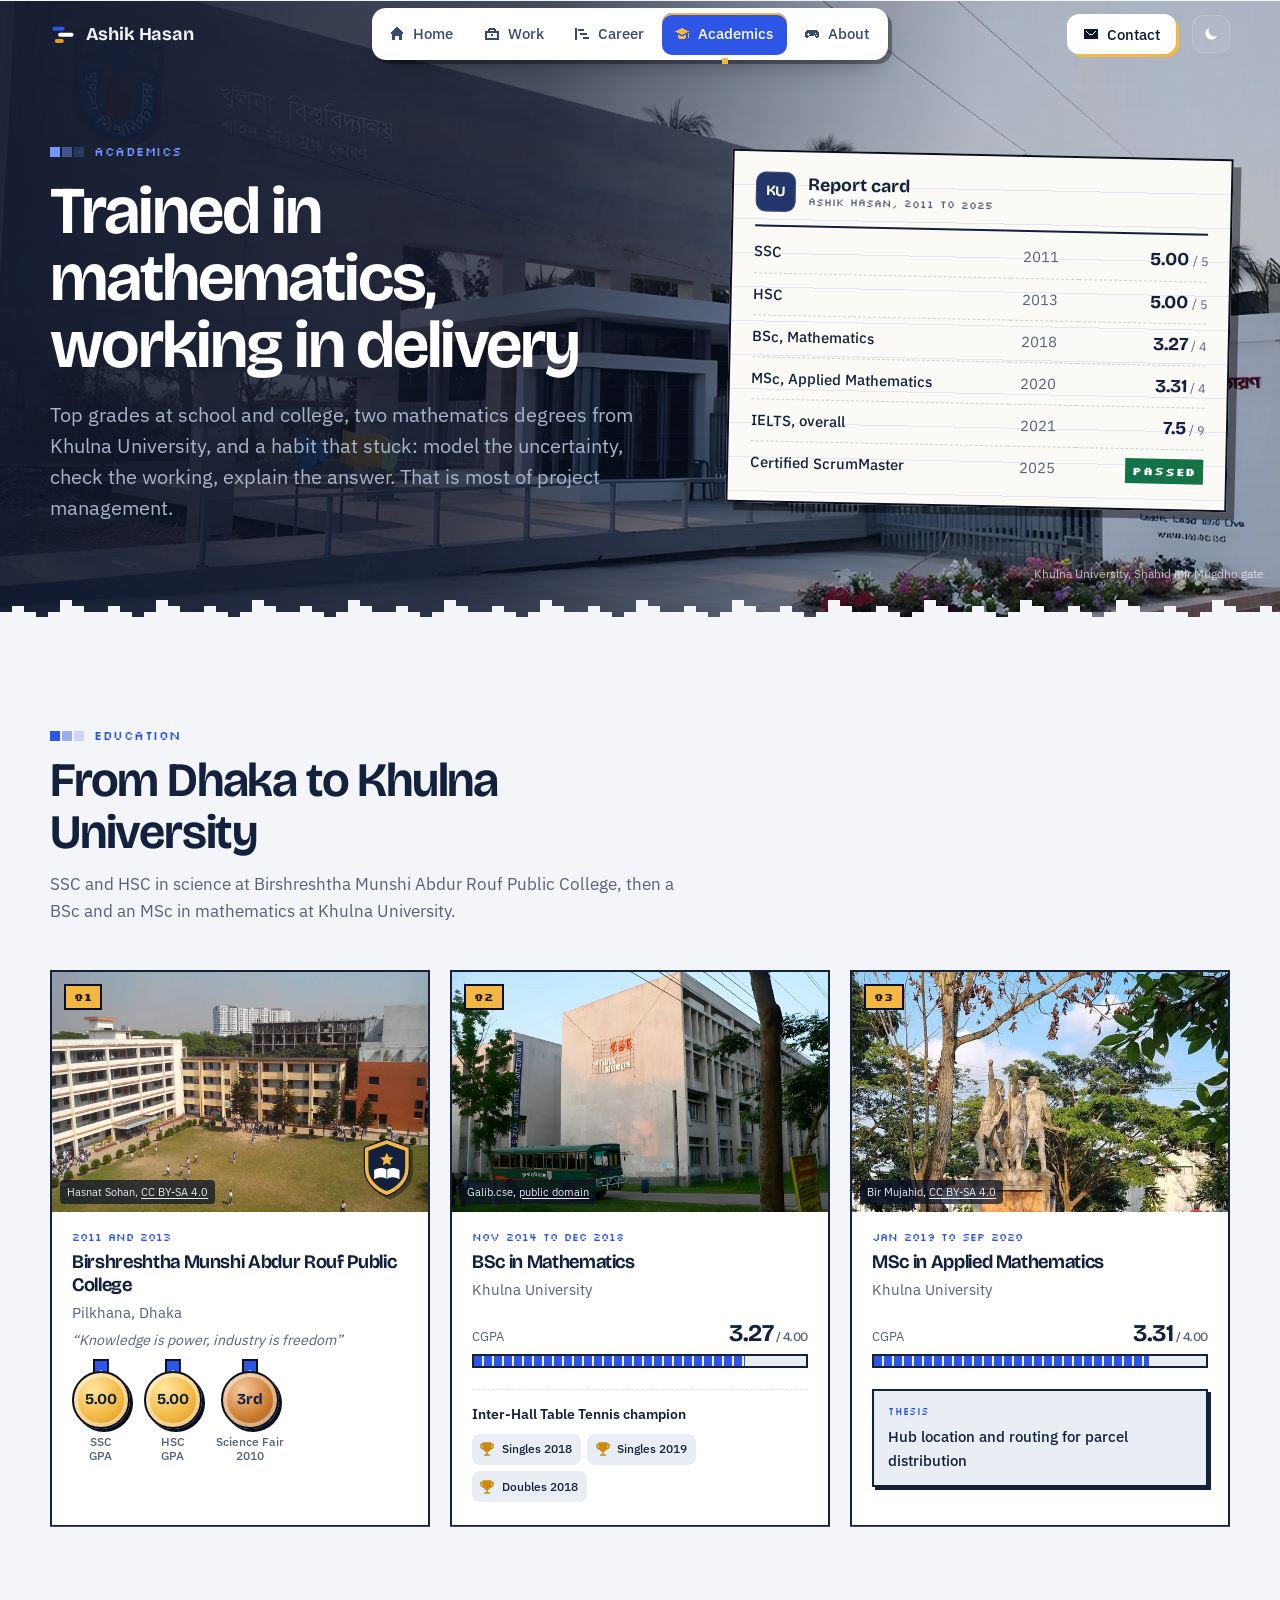
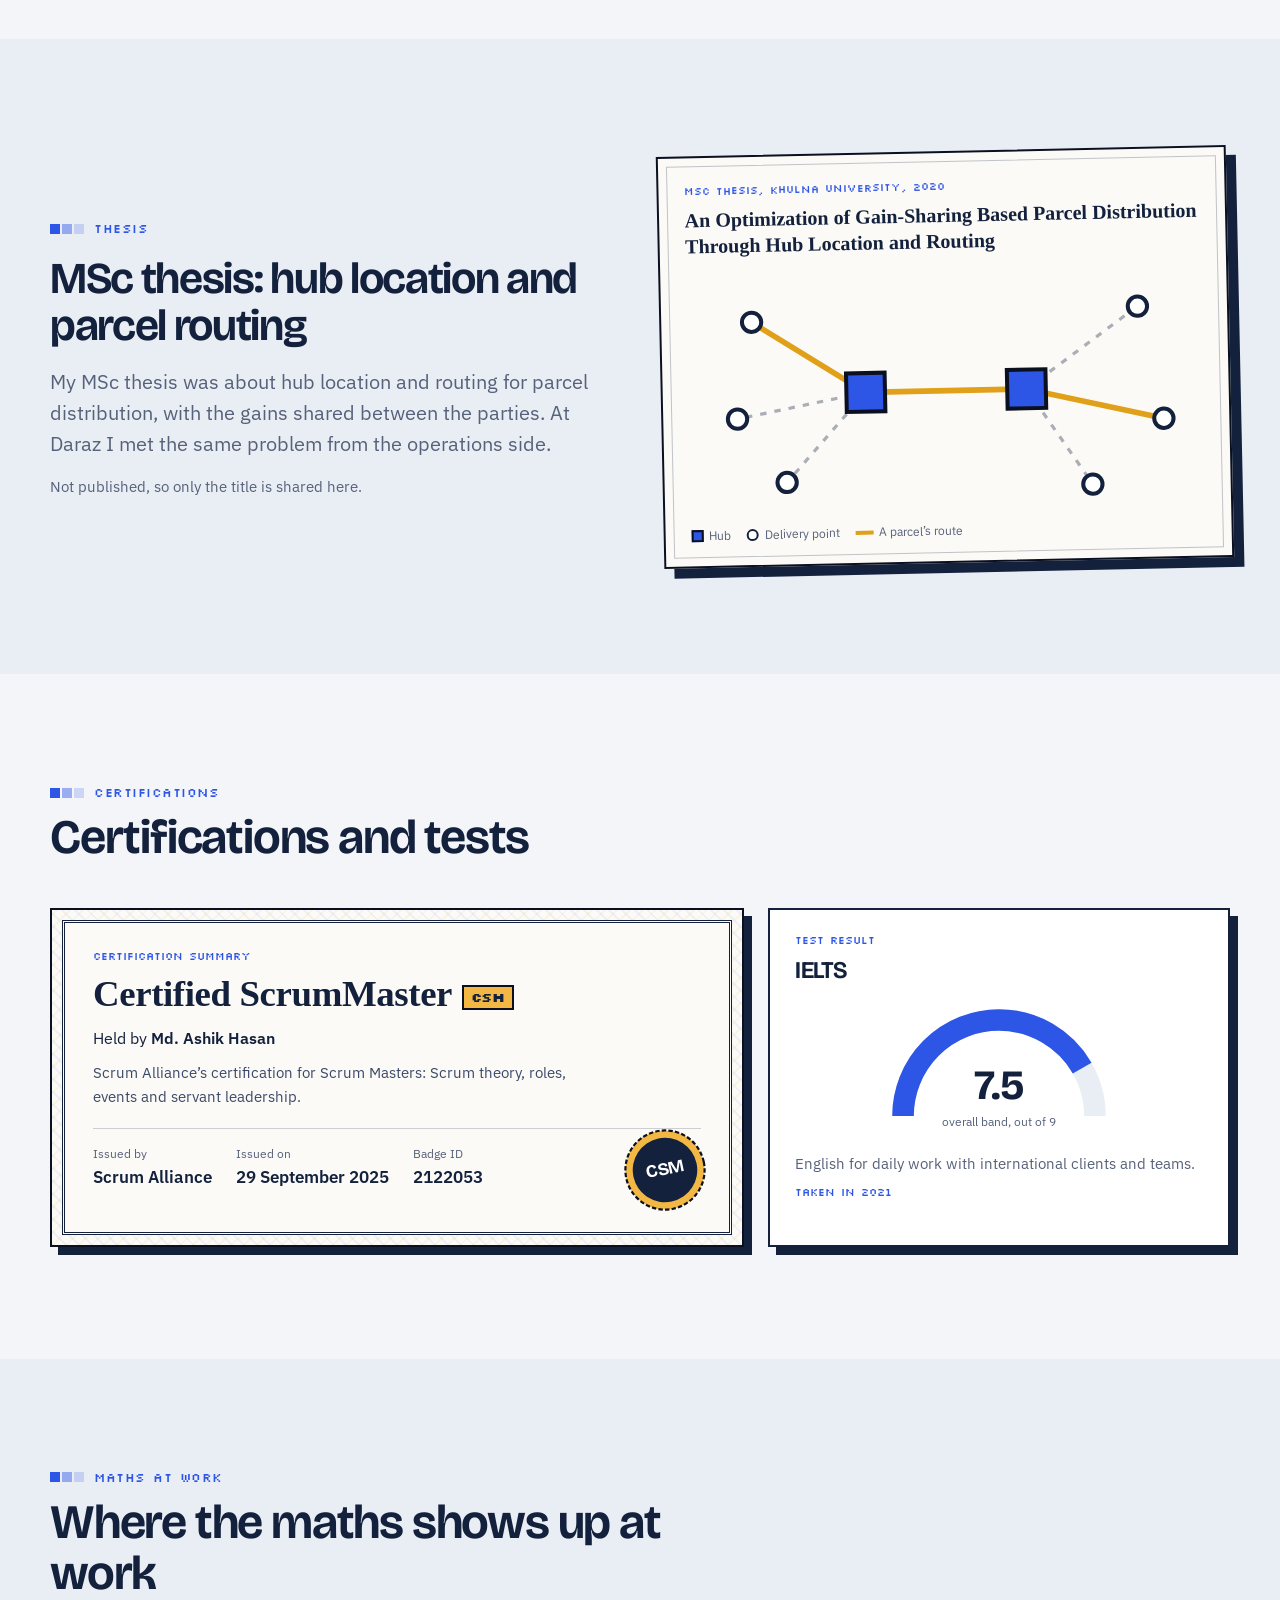
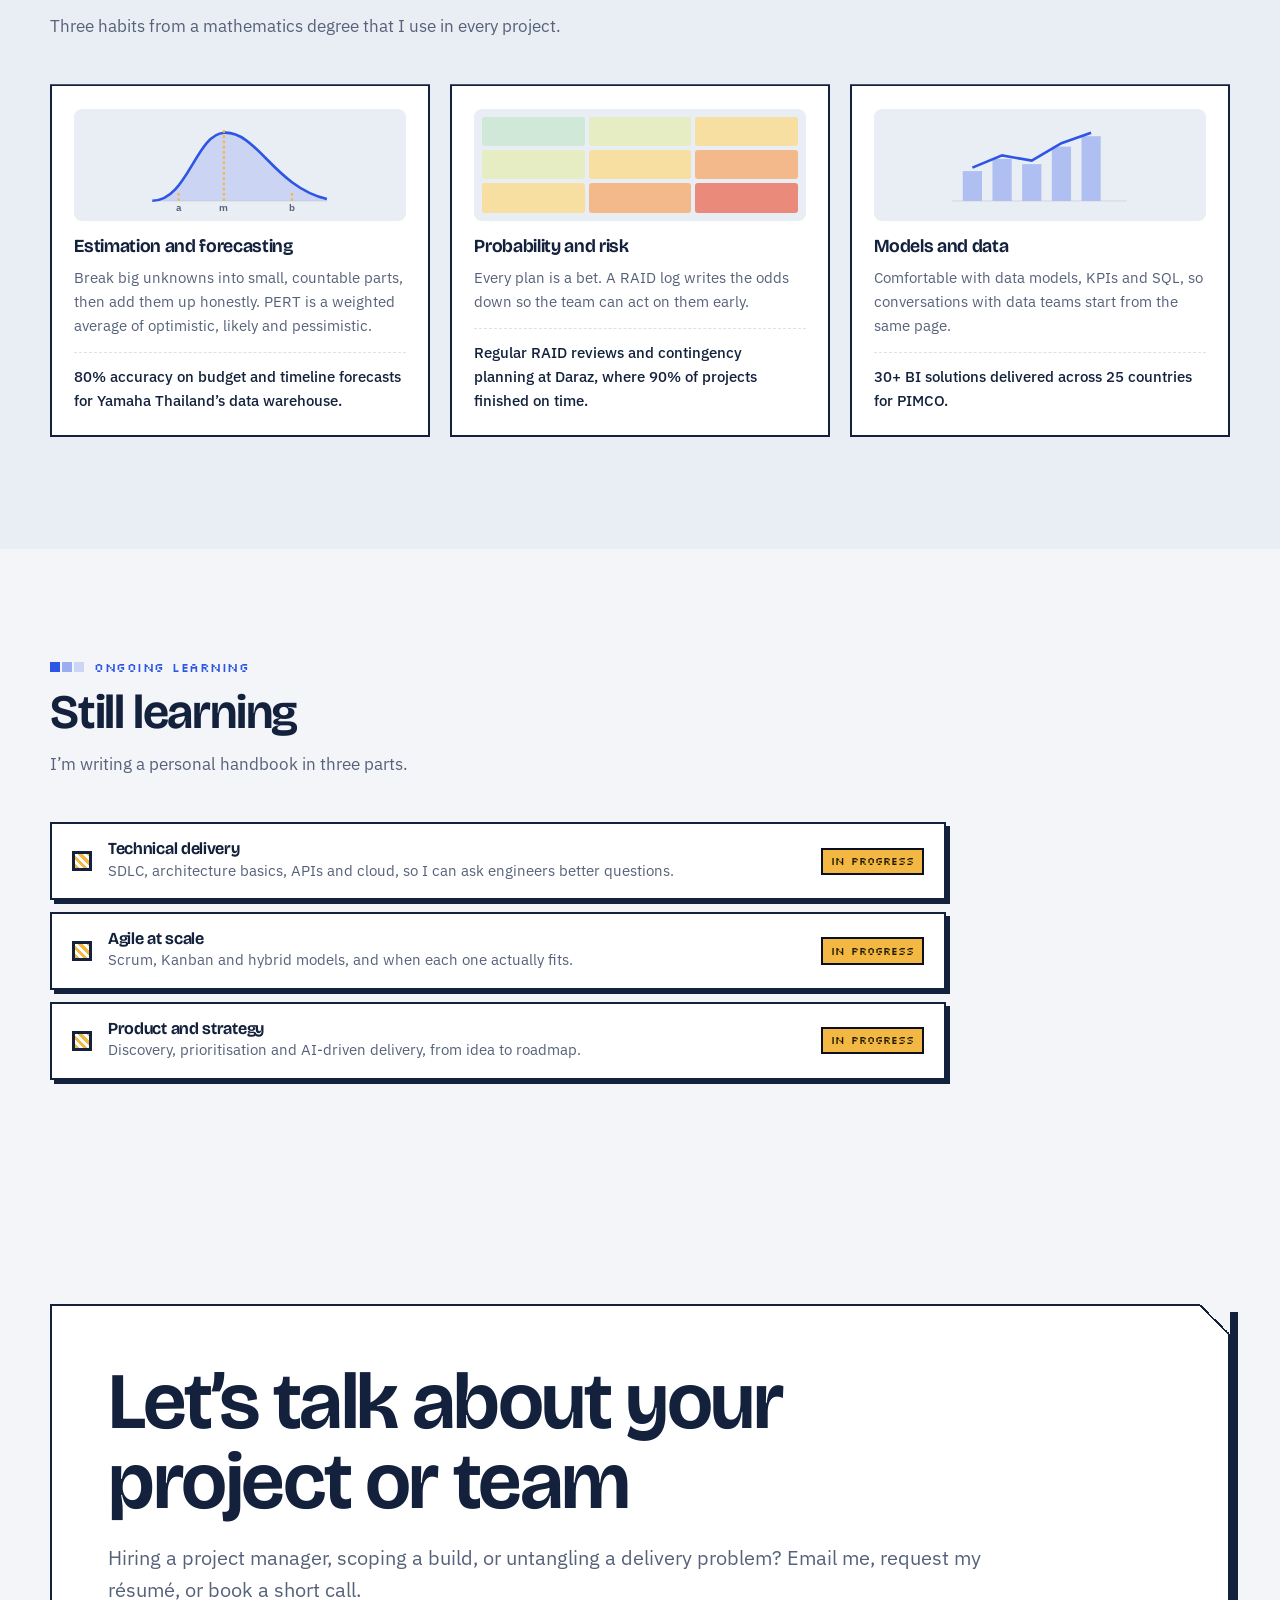
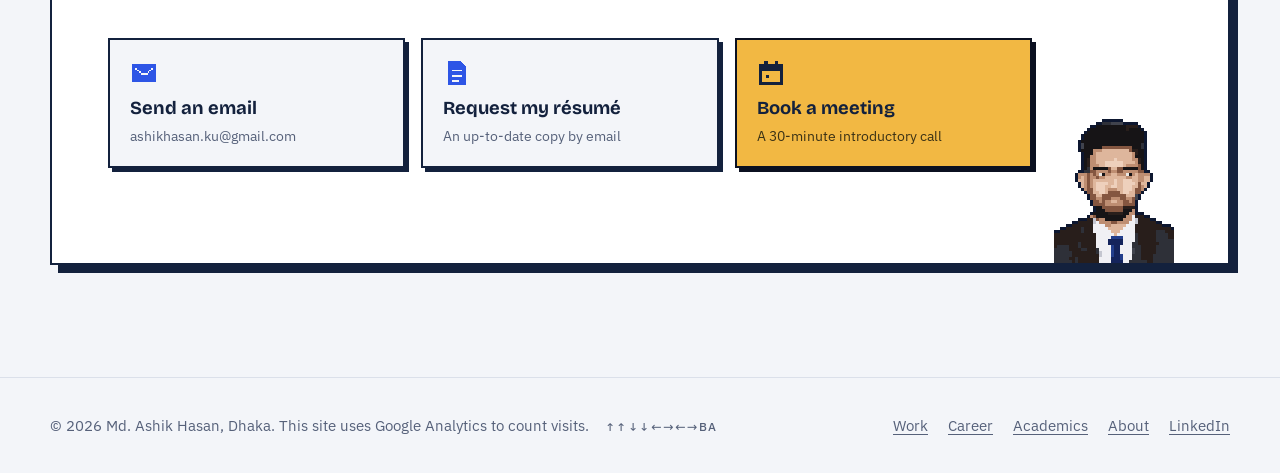
<file: academics.html>
<!doctype html>
<html lang="en">
<head>
  <meta charset="utf-8">
  <meta name="viewport" content="width=device-width, initial-scale=1">
  <title>Education and Certifications | Ashik Hasan</title>
  <meta name="description" content="BSc and MSc in Mathematics from Khulna University, GPA 5.00 in SSC and HSC, Certified ScrumMaster (Scrum Alliance, 2025) and IELTS 7.5.">
  <meta name="author" content="Md. Ashik Hasan">
  <link rel="canonical" href="https://ashik-hasan.netlify.app/academics.html">
  <meta name="theme-color" content="#F3F5F9">
  <meta property="og:type" content="website">
  <meta property="og:site_name" content="Ashik Hasan">
  <meta property="og:title" content="Education and Certifications | Ashik Hasan">
  <meta property="og:description" content="BSc and MSc in Mathematics from Khulna University, GPA 5.00 in SSC and HSC, Certified ScrumMaster (Scrum Alliance, 2025) and IELTS 7.5.">
  <meta property="og:url" content="https://ashik-hasan.netlify.app/academics.html">
  <meta property="og:image" content="https://ashik-hasan.netlify.app/assets/og.png">
  <meta property="og:image:width" content="1200">
  <meta property="og:image:height" content="630">
  <meta property="og:image:alt" content="Ashik Hasan, Project Manager and Certified ScrumMaster">
  <meta property="og:locale" content="en_US">
  <meta name="twitter:card" content="summary_large_image">
  <meta name="twitter:title" content="Education and Certifications | Ashik Hasan">
  <meta name="twitter:description" content="BSc and MSc in Mathematics from Khulna University, GPA 5.00 in SSC and HSC, Certified ScrumMaster (Scrum Alliance, 2025) and IELTS 7.5.">
  <meta name="twitter:image" content="https://ashik-hasan.netlify.app/assets/og.png">
  <meta name="robots" content="index, follow, max-image-preview:large">
  <link rel="icon" href="/assets/favicon.svg" type="image/svg+xml">
  <link rel="apple-touch-icon" href="/assets/apple-touch-icon.png">
  <link rel="preload" href="/assets/fonts/bricolage-grotesque.woff2" as="font" type="font/woff2" crossorigin>
  <link rel="preload" href="/assets/fonts/plex-sans-400.woff2" as="font" type="font/woff2" crossorigin>
  <link rel="stylesheet" href="/assets/css/site.css?v=2db643abca">
  <link rel="preload" href="/assets/fonts/silkscreen-700.woff2" as="font" type="font/woff2" crossorigin>
  <script>
    try {
      var d = document.documentElement, t = localStorage.getItem('theme'); if (t) d.dataset.theme = t;
      if (sessionStorage.getItem('pxnav')) { sessionStorage.removeItem('pxnav');
        if (!matchMedia('(prefers-reduced-motion: reduce)').matches) { d.classList.add('px-enter'); setTimeout(function () { d.classList.remove('px-enter'); }, 1500); } }
    } catch (e) {}
  </script>
<link rel="preload" as="image" type="image/webp" imagesrcset="/assets/photos/ku-gate-900.webp 900w, /assets/photos/ku-gate-1600.webp 1600w, /assets/photos/ku-gate-2560.webp 2560w" imagesizes="100vw" fetchpriority="high"><script type="application/ld+json">{"@context":"https://schema.org","@type":"BreadcrumbList","itemListElement":[{"@type":"ListItem","position":1,"name":"Home","item":"https://ashik-hasan.netlify.app/"},{"@type":"ListItem","position":2,"name":"Education","item":"https://ashik-hasan.netlify.app/academics.html"}]}</script>
</head>
<body class="navy-head" data-page="Academics">
  <a class="skip" href="#main">Skip to content</a>
  <header class="site-header">
    <div class="wrap header-inner">
      <a class="wordmark" href="/" aria-label="Ashik Hasan, home">
        <svg class="mark" viewBox="0 0 32 32" aria-hidden="true"><rect x="3" y="7" width="15" height="5" rx="2.5"/><rect x="10" y="14.5" width="19" height="5" rx="2.5"/><rect x="6" y="22" width="11" height="5" rx="2.5"/></svg>
        <span>Ashik Hasan</span>
      </a>
      <nav class="main-nav" aria-label="Main">
        <ul class="dock" data-dock>
          <li><a href="/"><svg class="nav-ico" viewBox="0 0 16 16" aria-hidden="true"><path d="M7 1h2v1h1v1h1v1h1v1h1v1h1v2h-1v6H3V8H2V6h1V5h1V4h1V3h1V2h1zM6 10v4h4v-4z"/></svg><span>Home</span></a></li>
          <li><a href="/work.html"><svg class="nav-ico" viewBox="0 0 16 16" aria-hidden="true"><path d="M5 2h6v1h1v2h3v9H1V5h3V3h1zM6 4v1h4V4zM3 7v5h10V7z"/><path d="M7 8h2v2H7z"/></svg><span>Work</span></a></li>
          <li><a href="/career.html"><svg class="nav-ico" viewBox="0 0 16 16" aria-hidden="true"><path d="M1 2h2v12H1zM4 3h6v2H4zM6 7h7v2H6zM9 11h6v2H9z"/></svg><span>Career</span></a></li>
          <li><a href="/academics.html" aria-current="page"><svg class="nav-ico" viewBox="0 0 16 16" aria-hidden="true"><path d="M7 2h2v1h2v1h2v1h2v1h-2v1h-2v1H9v1H7V8H5V7H3V6H1V5h2V4h2V3h2zM4 9h2v1h4V9h2v3h-1v1H5v-1H4zM14 7h1v5h-1z"/></svg><span>Academics</span></a></li>
          <li><a href="/about.html"><svg class="nav-ico" viewBox="0 0 16 16" aria-hidden="true"><path d="M3 4h10v1h1v1h1v5h-1v1h-2v-1h-1v-1H5v1H4v1H2v-1H1V6h1V5h1zM4 7v1H3v1h1v1h1V9h1V8H5V7zM11 7v1h1V7zM10 9v1h1V9zM12 9v1h1V9z"/></svg><span>About</span></a></li>
          <li class="dock-ind" aria-hidden="true"></li>
        </ul>
      </nav>
      <a class="header-cta" href="#contact" aria-label="Contact"><svg viewBox="0 0 16 16" aria-hidden="true"><path d="M1 3h14v10H1zM3 5v1h1v1h1v1h1v1h4V8h1V7h1V6h1V5h-1v1h-1v1h-1v1H6V7H5V6H4V5z"/></svg><span>Contact</span></a>
      <button class="theme-toggle" type="button" aria-label="Switch to dark theme" data-theme-toggle>
        <svg class="icon-moon" viewBox="0 0 24 24" aria-hidden="true"><path d="M20 14.5A8 8 0 0 1 9.5 4a8 8 0 1 0 10.5 10.5Z"/></svg>
        <svg class="icon-sun" viewBox="0 0 24 24" aria-hidden="true"><circle cx="12" cy="12" r="4"/><path d="M12 2v2M12 20v2M4.9 4.9l1.4 1.4M17.7 17.7l1.4 1.4M2 12h2M20 12h2M4.9 19.1l1.4-1.4M17.7 6.3l1.4-1.4"/></svg>
      </button>
    </div>
  </header>

  <main id="main">
    <!-- ============ HERO: Khulna University campus photo ============ -->
    <!-- Cover photo: assets/photos/ku-gate-*.webp. Campus photos: Wikimedia Commons, free licences, credits on the page. -->
    <section class="ph ac-hero on-navy px-bottom" aria-labelledby="page-title">
      <picture>
        <source type="image/webp" srcset="/assets/photos/ku-gate-900.webp 900w, /assets/photos/ku-gate-1600.webp 1600w, /assets/photos/ku-gate-2560.webp 2560w" sizes="100vw">
        <img class="ac-hero-img" src="/assets/photos/ku-gate-1600.jpg" alt="" width="1600" height="960" fetchpriority="high">
      </picture>
      <div class="wrap ph-grid">
        <div>
          <span class="lvl ph-tag">Academics</span>
          <h1 id="page-title" class="page-title">Trained in mathematics, working in delivery</h1>
          <p class="page-lede">Top grades at school and college, two mathematics degrees from Khulna University, and a habit that stuck: model the uncertainty, check the working, explain the answer. That is most of project management.</p>
        </div>
        <!-- Report card: every figure here is from the sections below -->
        <div class="report" aria-labelledby="report-title">
          <div class="report-head">
            <span data-logo="ku" data-name="Khulna University" data-domain="ku.ac.bd"></span>
            <div><p id="report-title" class="report-title">Report card</p><p class="report-sub">Ashik Hasan, 2011 to 2025</p></div>
          </div>
          <table class="report-table">
            <caption class="sr-only">Grades and certifications at a glance</caption>
            <tbody>
              <tr><th scope="row">SSC</th><td>2011</td><td><b>5.00</b><span>/ 5</span></td></tr>
              <tr><th scope="row">HSC</th><td>2013</td><td><b>5.00</b><span>/ 5</span></td></tr>
              <tr><th scope="row">BSc, Mathematics</th><td>2018</td><td><b>3.27</b><span>/ 4</span></td></tr>
              <tr><th scope="row">MSc, Applied Mathematics</th><td>2020</td><td><b>3.31</b><span>/ 4</span></td></tr>
              <tr><th scope="row">IELTS, overall</th><td>2021</td><td><b>7.5</b><span>/ 9</span></td></tr>
              <tr><th scope="row">Certified ScrumMaster</th><td>2025</td><td><b class="ok">Passed</b></td></tr>
            </tbody>
          </table>
        </div>
      </div>
      <p class="credit">Khulna University, Shahid Mir Mugdho gate</p>
    </section>

    <!-- ============ THE PATH: one card per institution ============ -->
    <section class="section" aria-labelledby="path-title">
      <div class="wrap">
        <header class="section-head">
          <span class="lvl">Education</span>
          <h2 id="path-title">From Dhaka to Khulna University</h2>
          <p>SSC and HSC in science at Birshreshtha Munshi Abdur Rouf Public College, then a BSc and an MSc in mathematics at Khulna University.</p>
        </header>

        <ol class="inst" data-reveal>
          <!-- School and college: no free photo exists, so it gets an original crest -->
          <li class="inst-card">
            <figure class="inst-media">
              <img src="/assets/photos/school-campus.webp" alt="The Birshreshtha Munshi Abdur Rouf Public College campus, its playground and buildings" width="1280" height="960" loading="lazy">
              <span class="crest-badge" aria-hidden="true"><svg viewBox="0 0 200 220">
                <path class="cr-shield" d="M100 12 L178 40 V110 C178 160 142 192 100 208 C58 192 22 160 22 110 V40 Z"/>
                <path class="cr-inner" d="M100 28 L164 51 V110 C164 151 135 177 100 191 C65 177 36 151 36 110 V51 Z"/>
                <path class="cr-book" d="M56 118 C76 108 92 110 100 118 C108 110 124 108 144 118 V150 C124 140 108 142 100 150 C92 142 76 140 56 150 Z"/>
                <path class="cr-spine" d="M100 118 V150"/>
                <path class="cr-star" d="M100 58 l7 15 16 2 -12 11 3 16 -14 -8 -14 8 3 -16 -12 -11 16 -2 z"/>
              </svg></span>
              <figcaption class="credit">Hasnat Sohan, <a href="https://commons.wikimedia.org/wiki/File:BMARPC_Play_Ground_%26_Buildings1.jpg" rel="noopener" target="_blank">CC BY-SA 4.0</a></figcaption>
            </figure>
            <div class="inst-body">
              <p class="inst-when">2011 and 2013</p>
              <h3>Birshreshtha Munshi Abdur Rouf Public College</h3>
              <p class="inst-where">Pilkhana, Dhaka</p>
              <p class="motto-line">“Knowledge is power, industry is freedom”</p>
              <div class="medals">
                <div class="medal gold"><span class="m-disc"><b>5.00</b></span><span class="m-lbl">SSC<br>GPA</span></div>
                <div class="medal gold"><span class="m-disc"><b>5.00</b></span><span class="m-lbl">HSC<br>GPA</span></div>
                <div class="medal bronze"><span class="m-disc"><b>3rd</b></span><span class="m-lbl">Science Fair<br>2010</span></div>
              </div>
            </div>
          </li>

          <li class="inst-card">
            <figure class="inst-media">
              <img src="/assets/photos/ku-academic.webp" alt="Academic Building 1 at Khulna University, with a university bus in front" width="1280" height="960" loading="lazy" style="object-position:50% 30%">
              <figcaption class="credit">Galib.cse, <a href="https://commons.wikimedia.org/wiki/File:%E0%A6%8F%E0%A6%95%E0%A6%BE%E0%A6%A1%E0%A7%87%E0%A6%AE%E0%A6%BF%E0%A6%95_%E0%A6%AD%E0%A6%AC%E0%A6%A8_%E0%A7%A7.jpg" rel="noopener" target="_blank">public domain</a></figcaption>
            </figure>
            <div class="inst-body">
              <p class="inst-when">Nov 2014 to Dec 2018</p>
              <h3>BSc in Mathematics</h3>
              <p class="inst-where">Khulna University</p>
              <div class="meter" role="img" aria-label="CGPA 3.27 out of 4.00">
                <div class="meter-top"><span>CGPA</span><b>3.27<small> / 4.00</small></b></div>
                <div class="meter-bar"><i style="--v:.8175"></i></div>
              </div>
              <div class="trophies" aria-label="Inter-Hall Table Tennis champion">
                <p class="tro-title">Inter-Hall Table Tennis champion</p>
                <ul>
                  <li><svg viewBox="0 0 24 24" aria-hidden="true"><path d="M6 3h12v2h3v4c0 2-2 4-4 4h-.5A6 6 0 0 1 13 16v3h3v2H8v-2h3v-3a6 6 0 0 1-3.5-3H7c-2 0-4-2-4-4V5h3zm0 4H5v2c0 .7.5 1.5 1.2 1.8A6 6 0 0 1 6 9zm12 0v2c0 .6 0 1.2-.2 1.8.7-.3 1.2-1.1 1.2-1.8V7z"/></svg>Singles 2018</li>
                  <li><svg viewBox="0 0 24 24" aria-hidden="true"><path d="M6 3h12v2h3v4c0 2-2 4-4 4h-.5A6 6 0 0 1 13 16v3h3v2H8v-2h3v-3a6 6 0 0 1-3.5-3H7c-2 0-4-2-4-4V5h3zm0 4H5v2c0 .7.5 1.5 1.2 1.8A6 6 0 0 1 6 9zm12 0v2c0 .6 0 1.2-.2 1.8.7-.3 1.2-1.1 1.2-1.8V7z"/></svg>Singles 2019</li>
                  <li><svg viewBox="0 0 24 24" aria-hidden="true"><path d="M6 3h12v2h3v4c0 2-2 4-4 4h-.5A6 6 0 0 1 13 16v3h3v2H8v-2h3v-3a6 6 0 0 1-3.5-3H7c-2 0-4-2-4-4V5h3zm0 4H5v2c0 .7.5 1.5 1.2 1.8A6 6 0 0 1 6 9zm12 0v2c0 .6 0 1.2-.2 1.8.7-.3 1.2-1.1 1.2-1.8V7z"/></svg>Doubles 2018</li>
                </ul>
              </div>
            </div>
          </li>

          <li class="inst-card">
            <figure class="inst-media">
              <img src="/assets/photos/ku-odommo.webp" alt="Odommo Bangla, the sculpture on the Khulna University campus" width="720" height="1607" loading="lazy" style="object-position:50% 30%">
              <figcaption class="credit">Bir Mujahid, <a href="https://commons.wikimedia.org/wiki/File:Odommo_Bangla.jpg" rel="noopener" target="_blank">CC BY-SA 4.0</a></figcaption>
            </figure>
            <div class="inst-body">
              <p class="inst-when">Jan 2019 to Sep 2020</p>
              <h3>MSc in Applied Mathematics</h3>
              <p class="inst-where">Khulna University</p>
              <div class="meter" role="img" aria-label="CGPA 3.31 out of 4.00">
                <div class="meter-top"><span>CGPA</span><b>3.31<small> / 4.00</small></b></div>
                <div class="meter-bar"><i style="--v:.8275"></i></div>
              </div>
              <a class="thesis-link" href="#thesis-title"><span class="px">Thesis</span>Hub location and routing for parcel distribution</a>
            </div>
          </li>
        </ol>
      </div>
    </section>

    <!-- ============ THESIS ============ -->
    <section class="section band band-tint" aria-labelledby="thesis-title">
      <div class="wrap thesis-grid">
        <div>
          <span class="lvl">Thesis</span>
          <h2 id="thesis-title">MSc thesis: hub location and parcel routing</h2>
          <p class="lede-sm">My MSc thesis was about hub location and routing for parcel distribution, with the gains shared between the parties. At Daraz I met the same problem from the operations side.</p>
          <p class="quiet">Not published, so only the title is shared here.</p>
        </div>
        <figure class="paper">
          <p class="paper-kind">MSc thesis, Khulna University, 2020</p>
          <p class="paper-title">An Optimization of Gain-Sharing Based Parcel Distribution Through Hub Location and Routing</p>
          <!-- Illustration of the idea: hubs (squares) and routes, not data from the thesis -->
          <svg class="paper-net" viewBox="0 0 320 150" role="img" aria-label="Illustration: two hubs connecting six delivery points">
            <g class="net-routes">
              <path d="M110 75 L210 75"/>
              <path d="M110 75 L40 30 M110 75 L30 90 M110 75 L60 130"/>
              <path d="M210 75 L280 25 M210 75 L295 95 M210 75 L250 135"/>
            </g>
            <path class="net-flow" d="M40 30 L110 75 L210 75 L295 95"/>
            <g class="net-pts"><circle cx="40" cy="30" r="6"/><circle cx="30" cy="90" r="6"/><circle cx="60" cy="130" r="6"/><circle cx="280" cy="25" r="6"/><circle cx="295" cy="95" r="6"/><circle cx="250" cy="135" r="6"/></g>
            <g class="net-hubs"><rect x="98" y="63" width="24" height="24"/><rect x="198" y="63" width="24" height="24"/></g>
          </svg>
          <figcaption class="paper-legend"><span><i class="lg-hub"></i>Hub</span><span><i class="lg-pt"></i>Delivery point</span><span><i class="lg-flow"></i>A parcel’s route</span></figcaption>
        </figure>
      </div>
    </section>

    <!-- ============ CERTIFICATIONS ============ -->
    <section class="section" aria-labelledby="cert-title">
      <div class="wrap">
        <header class="section-head">
          <span class="lvl">Certifications</span>
          <h2 id="cert-title">Certifications and tests</h2>
        </header>
        <div class="cert-grid">
          <article class="cert-doc">
            <div class="cert-border">
              <p class="cert-kicker">Certification summary</p>
              <h3 class="cert-name">Certified ScrumMaster<span>CSM</span></h3>
              <p class="cert-to">Held by <b>Md. Ashik Hasan</b></p>
              <p class="cert-desc">Scrum Alliance’s certification for Scrum Masters: Scrum theory, roles, events and servant leadership.</p>
              <dl class="cert-meta">
                <div><dt>Issued by</dt><dd>Scrum Alliance</dd></div>
                <div><dt>Issued on</dt><dd>29 September 2025</dd></div>
                <div><dt>Badge ID</dt><dd>2122053</dd></div>
              </dl>
              <svg class="cert-seal" viewBox="0 0 120 120" aria-hidden="true">
                <circle cx="60" cy="60" r="54" class="cs-out"/><circle cx="60" cy="60" r="44" class="cs-in"/>
                <text x="60" y="66" text-anchor="middle" class="cs-txt">CSM</text>
              </svg>
            </div>
          </article>
          <article class="score-report">
            <p class="cert-kicker">Test result</p>
            <h3>IELTS</h3>
            <div class="gauge" role="img" aria-label="Overall band 7.5 out of 9">
              <svg viewBox="0 0 200 116" aria-hidden="true">
                <path class="g-track" d="M20 100 A80 80 0 0 1 180 100"/>
                <path class="g-fill" d="M20 100 A80 80 0 0 1 180 100" pathLength="9" style="--v:7.5"/>
              </svg>
              <p class="g-num"><b>7.5</b><span>overall band, out of 9</span></p>
            </div>
            <p class="score-note">English for daily work with international clients and teams.</p>
            <p class="cert-meta-line">Taken in 2021</p>
          </article>
        </div>
      </div>
    </section>

    <!-- ============ MATHS AT WORK ============ -->
    <section class="section band band-tint" aria-labelledby="bridge-title">
      <div class="wrap">
        <header class="section-head">
          <span class="lvl">Maths at work</span>
          <h2 id="bridge-title">Where the maths shows up at work</h2>
          <p>Three habits from a mathematics degree that I use in every project.</p>
        </header>
        <div class="bridge2" data-reveal>
          <article class="b2">
            <svg class="b2-viz" viewBox="0 0 220 110" aria-hidden="true">
              <path class="v-axis" d="M10 96 H210"/>
              <path class="v-area" d="M10 96 C50 96 60 20 92 18 C130 16 150 80 210 94 V96 Z"/>
              <path class="v-line" d="M10 96 C50 96 60 20 92 18 C130 16 150 80 210 94"/>
              <path class="v-mark" d="M40 96 V86 M92 96 V12 M170 96 V86"/>
              <text x="40" y="108" text-anchor="middle">a</text><text x="92" y="108" text-anchor="middle">m</text><text x="170" y="108" text-anchor="middle">b</text>
            </svg>
            <h3>Estimation and forecasting</h3>
            <p>Break big unknowns into small, countable parts, then add them up honestly. PERT is a weighted average of optimistic, likely and pessimistic.</p>
            <p class="proof">80% accuracy on budget and timeline forecasts for Yamaha Thailand’s data warehouse.</p>
          </article>
          <article class="b2">
            <div class="b2-viz risk" aria-hidden="true">
              <i class="r1"></i><i class="r2"></i><i class="r3"></i>
              <i class="r2"></i><i class="r3"></i><i class="r4"></i>
              <i class="r3"></i><i class="r4"></i><i class="r5"></i>
            </div>
            <h3>Probability and risk</h3>
            <p>Every plan is a bet. A RAID log writes the odds down so the team can act on them early.</p>
            <p class="proof">Regular RAID reviews and contingency planning at Daraz, where 90% of projects finished on time.</p>
          </article>
          <article class="b2">
            <svg class="b2-viz" viewBox="0 0 220 110" aria-hidden="true">
              <path class="v-axis" d="M10 96 H210"/>
              <g class="v-bars"><rect x="22" y="62" width="22" height="34"/><rect x="56" y="48" width="22" height="48"/><rect x="90" y="54" width="22" height="42"/><rect x="124" y="34" width="22" height="62"/><rect x="158" y="22" width="22" height="74"/></g>
              <path class="v-line" d="M33 58 L67 44 L101 50 L135 30 L169 18"/>
            </svg>
            <h3>Models and data</h3>
            <p>Comfortable with data models, KPIs and SQL, so conversations with data teams start from the same page.</p>
            <p class="proof">30+ BI solutions delivered across 25 countries for PIMCO.</p>
          </article>
        </div>
      </div>
    </section>

    <!-- ============ STILL LEARNING ============ -->
    <section class="section" aria-labelledby="learn-title">
      <div class="wrap">
        <header class="section-head">
          <span class="lvl">Ongoing learning</span>
          <h2 id="learn-title">Still learning</h2>
          <p>I’m writing a personal handbook in three parts.</p>
        </header>
        <ul class="quests">
          <li><span class="q-box" aria-hidden="true"></span><div><h3>Technical delivery</h3><p>SDLC, architecture basics, APIs and cloud, so I can ask engineers better questions.</p></div><span class="q-state">In progress</span></li>
          <li><span class="q-box" aria-hidden="true"></span><div><h3>Agile at scale</h3><p>Scrum, Kanban and hybrid models, and when each one actually fits.</p></div><span class="q-state">In progress</span></li>
          <li><span class="q-box" aria-hidden="true"></span><div><h3>Product and strategy</h3><p>Discovery, prioritisation and AI-driven delivery, from idea to roadmap.</p></div><span class="q-state">In progress</span></li>
        </ul>
      </div>
    </section>

    <!-- ============ CONTACT (same on every page) ============ -->
    <section class="contact" id="contact" aria-labelledby="contact-title">
      <div class="wrap">
        <h2 id="contact-title">Let’s talk about your project or team</h2>
        <p class="lede">Hiring a project manager, scoping a build, or untangling a delivery problem? Email me, request my résumé, or book a short call.</p>
        <div class="contact-cards">
          <a class="cc" href="mailto:ashikhasan.ku@gmail.com">
            <svg viewBox="0 0 16 16" aria-hidden="true"><path d="M1 3h14v10H1zM3 5v1h1v1h1v1h1v1h4V8h1V7h1V6h1V5h-1v1h-1v1h-1v1H6V7H5V6H4V5z"/></svg>
            <b>Send an email</b><span>ashikhasan.ku@gmail.com</span>
          </a>
          <button class="cc" type="button" data-resume-open>
            <svg viewBox="0 0 16 16" aria-hidden="true"><path d="M3 1h7l3 3v11H3zM5 6v1h6V6zm0 3v1h6V9zm0 3v1h4v-1z"/></svg>
            <b>Request my résumé</b><span>An up-to-date copy by email</span>
          </button>
          <!-- BOOKING: set your booking link in /assets/js/career-data.js (window.SITE.bookingUrl). Until then this opens an email. -->
          <a class="cc cc-hot" href="mailto:ashikhasan.ku@gmail.com?subject=Meeting%20request" data-booking>
            <svg viewBox="0 0 16 16" aria-hidden="true"><path d="M4 1h2v2h4V1h2v2h3v12H1V3h3zM3 7v6h10V7zm2 2h2v2H5z"/></svg>
            <b>Book a meeting</b><span>A 30-minute introductory call</span>
          </a>
        </div>
        <p class="copy-status" role="status" aria-live="polite"></p>
        <img class="contact-sprite" src="/assets/photos/avatar-pixel.png" alt="" width="40" height="50" loading="lazy">
      </div>
    </section>
  </main>

  <!-- ============ RÉSUMÉ REQUEST (Netlify Forms emails each request) ============ -->
  <dialog class="sheet" id="resume-dialog" aria-labelledby="resume-title">
    <form name="resume-request" method="POST" action="/thanks" data-netlify="true" netlify-honeypot="bot-field" class="resume-form">
      <input type="hidden" name="form-name" value="resume-request">
      <input type="hidden" name="subject" value="Résumé request from the portfolio">
      <p class="hp"><label>Leave this empty <input name="bot-field" tabindex="-1" autocomplete="off"></label></p>
      <div class="sheet-head">
        <h2 id="resume-title">Request my résumé</h2>
        <button class="icon-btn" type="button" data-dialog-close aria-label="Close"><svg viewBox="0 0 24 24" aria-hidden="true"><path d="M6 6l12 12M18 6 6 18"/></svg></button>
      </div>
      <p class="sheet-lede">I’ll email you an up-to-date copy.</p>
      <label class="field"><span>Your name</span><input name="name" autocomplete="name" required></label>
      <label class="field"><span>Work email</span><input name="email" type="email" autocomplete="email" required></label>
      <label class="field"><span>Company <em>optional</em></span><input name="company" autocomplete="organization"></label>
      <label class="field"><span>Role or note <em>optional</em></span><textarea name="note" rows="3"></textarea></label>
      <p class="form-error" role="alert"></p>
      <button class="btn btn-primary btn-block" type="submit">Send request</button>
    </form>
    <div class="sheet-done" hidden>
      <h2>Request sent</h2>
      <p>Thanks. I’ll email my résumé to you shortly.</p>
      <button class="btn btn-ghost" type="button" data-dialog-close>Close</button>
    </div>
  </dialog>

  <!-- ============ PHOTO VIEWER ============ -->
  <dialog class="lightbox" id="lightbox" aria-label="Photo viewer">
    <figure><img alt=""><figcaption></figcaption></figure>
    <button class="icon-btn lb-close" type="button" data-dialog-close aria-label="Close"><svg viewBox="0 0 24 24" aria-hidden="true"><path d="M6 6l12 12M18 6 6 18"/></svg></button>
    <button class="icon-btn lb-prev" type="button" aria-label="Previous photo"><svg viewBox="0 0 24 24" aria-hidden="true"><path d="M15 5l-7 7 7 7"/></svg></button>
    <button class="icon-btn lb-next" type="button" aria-label="Next photo"><svg viewBox="0 0 24 24" aria-hidden="true"><path d="M9 5l7 7-7 7"/></svg></button>
  </dialog>

  <footer class="site-footer">
    <div class="wrap footer-inner">
      <p>© <span data-year>2026</span> Md. Ashik Hasan, Dhaka. This site uses Google Analytics to count visits. <button class="text-btn konami-hint" type="button" data-eightbit><span aria-hidden="true">↑↑↓↓←→←→BA</span><span class="sr-only">Toggle 8-bit mode</span></button></p>
      <ul class="footer-links">
        <li><a href="/work.html">Work</a></li>
        <li><a href="/career.html">Career</a></li>
        <li><a href="/academics.html">Academics</a></li>
        <li><a href="/about.html">About</a></li>
        <li><a href="https://www.linkedin.com/in/ashikhasan-ku/" target="_blank" rel="noopener">LinkedIn</a></li>
      </ul>
    </div>
  </footer>

  <script src="/assets/js/career-data.js?v=c4174fea3c"></script>
  <script src="/assets/js/analytics.js?v=6ec1fc441b" defer></script>
  <script src="/assets/js/site.js?v=cba72a1956" defer></script>
</body>
</html>
</file>
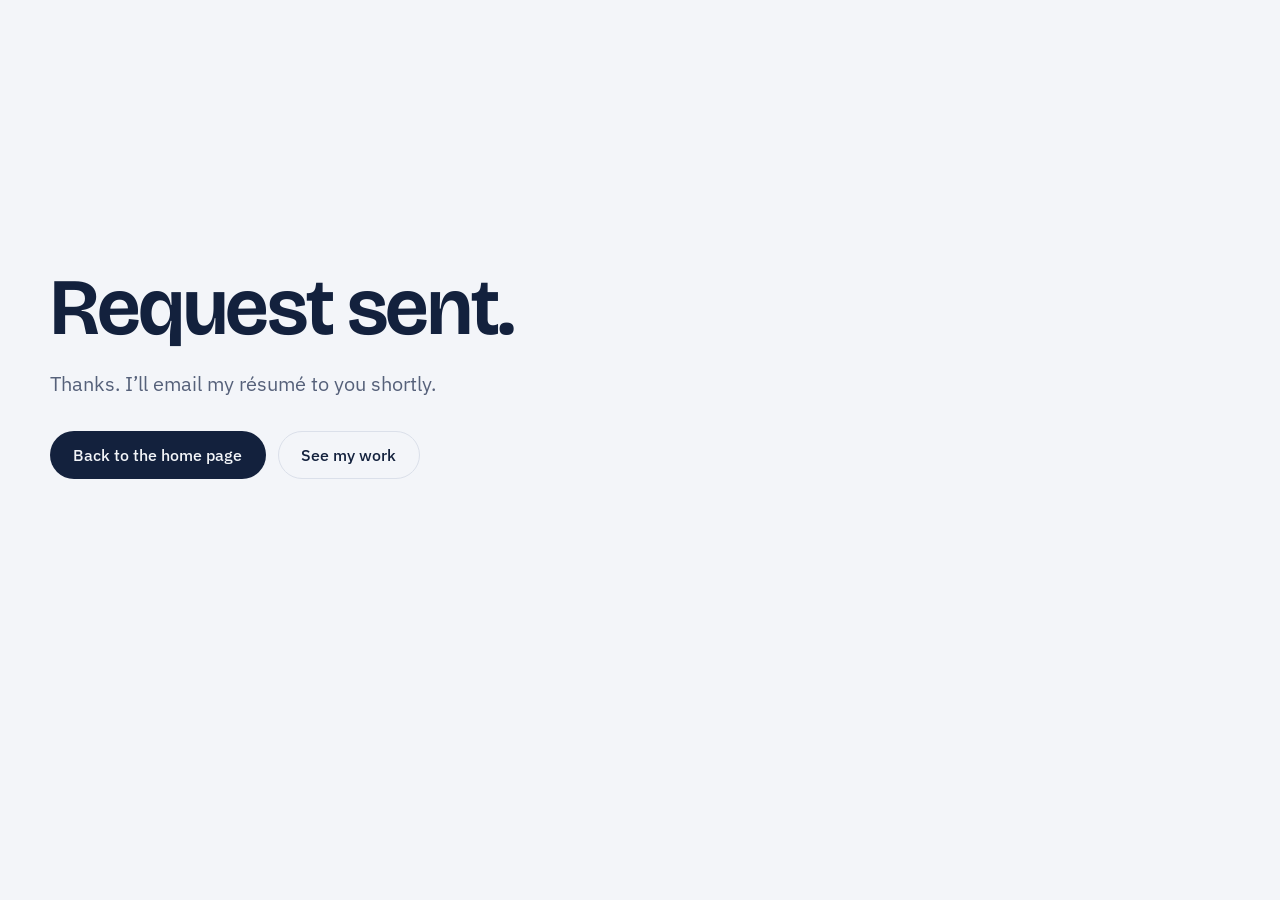
<file: thanks.html>
<!doctype html>
<html lang="en"><head><meta charset="utf-8"><meta name="viewport" content="width=device-width, initial-scale=1">
<title>Request sent — Ashik Hasan</title><meta name="robots" content="noindex">
<link rel="icon" href="/assets/favicon.svg" type="image/svg+xml"><link rel="stylesheet" href="/assets/css/site.css?v=2db643abca">
<script>try{var t=localStorage.getItem('theme');if(t)document.documentElement.dataset.theme=t}catch(e){}</script></head>
<body><main class="page-hero" style="min-height:80vh;display:grid;align-items:center"><div class="wrap">
<h1 class="page-title">Request sent.</h1>
<p class="page-lede">Thanks. I’ll email my résumé to you shortly.</p>
<div class="contact-actions"><a class="btn btn-primary" href="/">Back to the home page</a><a class="btn btn-ghost" href="/work.html">See my work</a></div>
</div></main></body></html>
</file>
<file: assets/css/site.css>
/* =========================================================
   Ashik Hasan — site styles (all pages)
   Colours and fonts live in the :root tokens. Change one value
   and it updates everywhere.
   ========================================================= */

@font-face { font-family: "Bricolage Grotesque"; src: url("/assets/fonts/bricolage-grotesque.woff2") format("woff2-variations"), url("/assets/fonts/bricolage-grotesque.woff2") format("woff2"); font-weight: 200 800; font-display: swap; }
@font-face { font-family: "IBM Plex Sans"; src: url("/assets/fonts/plex-sans-400.woff2") format("woff2"); font-weight: 400; font-display: swap; }
@font-face { font-family: "IBM Plex Sans"; src: url("/assets/fonts/plex-sans-500.woff2") format("woff2"); font-weight: 500; font-display: swap; }
@font-face { font-family: "IBM Plex Sans"; src: url("/assets/fonts/plex-sans-600.woff2") format("woff2"); font-weight: 600; font-display: swap; }

:root {
  --paper: #F3F5F9;
  --surface: #FFFFFF;
  --tint: #E9EDF4;
  --ink: #13213D;
  --slate: #56617A;
  --rule: #DBE0EA;
  --plan: #2D55E6;
  --plan-soft: #DCE4FD;
  --milestone: #E0A01A;
  --ok: #137347;

  /* Navy "blueprint" bands (same in both themes) */
  --navy: #0D1730;
  --navy-2: #13213F;
  --navy-ink: #EEF2FA;
  --navy-muted: #A9B4CB;
  --navy-rule: rgba(255, 255, 255, .12);
  --navy-plan: #7593FF;

  --font-display: "Bricolage Grotesque", "Segoe UI", system-ui, sans-serif;
  --font-body: "IBM Plex Sans", "Segoe UI", system-ui, sans-serif;

  --step--1: .875rem;
  --step-0: 1.0625rem;
  --step-1: 1.25rem;
  --step-2: clamp(1.5rem, 1.2rem + 1vw, 1.875rem);
  --step-3: clamp(2rem, 1.4rem + 2.2vw, 3rem);
  --step-4: clamp(2.6rem, 1.5rem + 4.6vw, 5rem);
  --step-5: clamp(3rem, 1.6rem + 6vw, 6.5rem);

  --space-section: clamp(4.5rem, 3rem + 5vw, 7.5rem);
  --r-s: 8px;
  --r-m: 16px;
  --r-l: 24px;
  --wrap: 1180px;
  color-scheme: light;
}
[data-theme="dark"] {
  --paper: #0C1424; --surface: #131E33; --tint: #101A2D; --ink: #E8EDF7; --slate: #A2ADC3;
  --rule: #24324D; --plan: #7C9BFF; --plan-soft: #1F3366; --milestone: #F2B843;
  --navy: #0A1222; --navy-2: #101B33;
  color-scheme: dark;
}
@media (prefers-color-scheme: dark) {
  :root:not([data-theme="light"]) {
    --paper: #0C1424; --surface: #131E33; --tint: #101A2D; --ink: #E8EDF7; --slate: #A2ADC3;
    --rule: #24324D; --plan: #7C9BFF; --plan-soft: #1F3366; --milestone: #F2B843;
    --navy: #0A1222; --navy-2: #101B33;
    color-scheme: dark;
  }
}

/* Smooth page-to-page transitions in supporting browsers */
/* page transitions are drawn by site.js (pixel dissolve) */



/* ---------- Base ---------- */
*, *::before, *::after { box-sizing: border-box; }
html { scroll-behavior: smooth; scroll-padding-top: 6rem; -webkit-text-size-adjust: 100%; }
body { margin: 0; background: var(--paper); color: var(--ink); font: 400 var(--step-0)/1.6 var(--font-body); -webkit-font-smoothing: antialiased; }
h1, h2, h3, h4 { font-family: var(--font-display); margin: 0; line-height: 1.08; font-weight: 650; letter-spacing: -0.018em; font-variation-settings: "opsz" 72; }
p { margin: 0; }
ul, ol { margin: 0; padding: 0; }
img, svg { display: block; max-width: 100%; }
a { color: inherit; text-decoration-thickness: 1px; text-underline-offset: .2em; }
a:hover { color: var(--plan); }
:focus-visible { outline: 2px solid var(--plan); outline-offset: 3px; border-radius: 4px; }
.wrap { width: min(100% - 2.5rem, var(--wrap)); margin-inline: auto; }
.sr-only { position: absolute; width: 1px; height: 1px; margin: -1px; overflow: hidden; clip: rect(0 0 0 0); white-space: nowrap; border: 0; }
.skip { position: absolute; left: 1rem; top: -3rem; z-index: 100; background: var(--ink); color: var(--paper); padding: .6rem 1rem; border-radius: var(--r-s); }
.skip:focus { top: 1rem; }
.muted { color: var(--slate); }

/* ---------- Header ---------- */
.site-header { position: sticky; top: 0; z-index: 50; background: color-mix(in srgb, var(--paper) 84%, transparent); backdrop-filter: saturate(160%) blur(14px); -webkit-backdrop-filter: saturate(160%) blur(14px); border-bottom: 1px solid transparent; transition: border-color .2s; }
.site-header.is-scrolled { border-bottom-color: var(--rule); }
.header-inner { display: flex; align-items: center; gap: 1.25rem; height: 4.25rem; }
.wordmark { display: inline-flex; align-items: center; gap: .6rem; text-decoration: none; font: 700 1.125rem/1 var(--font-display); letter-spacing: -0.01em; }
.wordmark:hover { color: inherit; }
.mark { width: 26px; height: 26px; }
.mark rect { fill: var(--plan); } .mark rect:nth-child(2) { fill: var(--ink); } .mark rect:nth-child(3) { fill: var(--milestone); }
.main-nav { margin-left: auto; }
.main-nav ul { list-style: none; display: flex; gap: .25rem; }
.main-nav a { display: block; padding: .5rem .85rem; border-radius: 999px; text-decoration: none; color: var(--slate); font-weight: 500; font-size: .95rem; }
.main-nav a:hover { color: var(--ink); background: var(--tint); }
.main-nav a[aria-current="page"] { color: var(--ink); background: var(--surface); box-shadow: inset 0 0 0 1px var(--rule); }
.header-cta { padding: .5rem 1rem; border-radius: 999px; background: var(--ink); color: var(--paper); text-decoration: none; font-weight: 500; font-size: .95rem; }
.header-cta:hover { background: var(--plan); color: #fff; }
.theme-toggle { width: 2.4rem; height: 2.4rem; display: grid; place-items: center; flex: none; border: 1px solid var(--rule); background: var(--surface); color: var(--ink); border-radius: 999px; cursor: pointer; }
.theme-toggle svg { width: 18px; height: 18px; fill: none; stroke: currentColor; stroke-width: 1.8; stroke-linecap: round; }
.theme-toggle .icon-moon { fill: currentColor; stroke: none; }
.theme-toggle .icon-sun, [data-theme="dark"] .theme-toggle .icon-moon { display: none; }
[data-theme="dark"] .theme-toggle .icon-sun { display: block; }
@media (prefers-color-scheme: dark) {
  :root:not([data-theme="light"]) .theme-toggle .icon-sun { display: block; }
  :root:not([data-theme="light"]) .theme-toggle .icon-moon { display: none; }
}

/* ---------- Buttons ---------- */
.btn { display: inline-flex; align-items: center; justify-content: center; gap: .5rem; padding: .95rem 1.4rem; border-radius: 999px; border: 1px solid transparent; font: 500 1rem/1 var(--font-body); text-decoration: none; cursor: pointer; transition: background-color .15s, border-color .15s, color .15s, transform .15s; }
.btn:active { transform: translateY(1px); }
.btn-primary { background: var(--ink); color: var(--paper); }
.btn-primary:hover { background: var(--plan); color: #fff; }
.btn-ghost { background: transparent; color: var(--ink); border-color: var(--rule); }
.btn-ghost:hover { border-color: var(--ink); color: var(--ink); }
.on-navy .btn-primary { background: #fff; color: var(--navy); }
.on-navy .btn-primary:hover { background: var(--navy-plan); color: #fff; }
.on-navy .btn-ghost { color: var(--navy-ink); border-color: var(--navy-rule); }
.on-navy .btn-ghost:hover { border-color: var(--navy-ink); color: #fff; }
.text-link { font-weight: 500; }

/* ---------- Navy hero (home) ---------- */
.on-navy { background: var(--navy); color: var(--navy-ink); --ink: var(--navy-ink); --slate: var(--navy-muted); --rule: var(--navy-rule); --plan: var(--navy-plan); --surface: rgba(255,255,255,.035); }
.blueprint { position: relative; isolation: isolate; overflow: hidden; }
.blueprint::before { /* planning-paper dot grid */
  content: ""; position: absolute; inset: 0; z-index: -1;
  background-image: radial-gradient(rgba(255,255,255,.16) 1px, transparent 1.2px);
  background-size: 28px 28px; background-position: -1px -1px;
  mask-image: linear-gradient(to bottom, #000 0%, #000 55%, transparent 100%);
  -webkit-mask-image: linear-gradient(to bottom, #000 0%, #000 55%, transparent 100%);
}
.home-hero { padding: clamp(3rem, 2rem + 4vw, 5.5rem) 0 clamp(3.5rem, 2.5rem + 4vw, 6rem); margin-top: -4.25rem; padding-top: calc(4.25rem + clamp(2.5rem, 1.5rem + 4vw, 5rem)); }
.home .site-header:not(.is-scrolled) { background: transparent; backdrop-filter: none; -webkit-backdrop-filter: none; }
.home .site-header:not(.is-scrolled) .wordmark, .home .site-header:not(.is-scrolled) .main-nav a { color: var(--navy-ink); }
.home .site-header:not(.is-scrolled) .main-nav a:hover { background: rgba(255,255,255,.08); }
.home .site-header:not(.is-scrolled) .main-nav a[aria-current="page"] { background: rgba(255,255,255,.1); box-shadow: inset 0 0 0 1px rgba(255,255,255,.14); }
.home .site-header:not(.is-scrolled) .mark rect:nth-child(2) { fill: #fff; }
.home .site-header:not(.is-scrolled) .header-cta { background: #fff; color: var(--navy); }
.home .site-header:not(.is-scrolled) .theme-toggle { background: rgba(255,255,255,.06); border-color: rgba(255,255,255,.16); color: #fff; }

.hero-grid { display: grid; grid-template-columns: minmax(0, 1fr) 300px; gap: clamp(2rem, 1rem + 4vw, 5rem); align-items: center; }
.status { display: inline-flex; align-items: center; gap: .6rem; padding: .4rem .85rem .4rem .7rem; border-radius: 999px; background: rgba(255,255,255,.06); box-shadow: inset 0 0 0 1px var(--navy-rule); color: var(--navy-ink); font-size: .9rem; font-weight: 500; }
.pulse { width: 8px; height: 8px; border-radius: 50%; background: #34D399; box-shadow: 0 0 0 0 rgba(52,211,153,.6); animation: pulse 2.4s infinite; }
@keyframes pulse { 70% { box-shadow: 0 0 0 9px rgba(52,211,153,0); } 100% { box-shadow: 0 0 0 0 rgba(52,211,153,0); } }
.hero-title { margin-top: 1.5rem; font-size: var(--step-5); font-weight: 680; letter-spacing: -0.03em; line-height: .98; max-width: 13ch; text-wrap: balance; font-variation-settings: "opsz" 96; }
.hero-title .hl { color: var(--navy-plan); }
.hero-lede { margin-top: 1.5rem; max-width: 56ch; font-size: var(--step-1); line-height: 1.55; color: var(--navy-muted); }
.hero-lede strong { color: var(--navy-ink); font-weight: 500; }
.hero-actions { display: flex; flex-wrap: wrap; align-items: center; gap: .75rem 1rem; margin-top: 2rem; }

/* Portrait card */
.portrait { position: relative; margin: 0; }
.portrait-frame { position: relative; aspect-ratio: 4 / 5; border-radius: var(--r-l); overflow: hidden; background: linear-gradient(160deg, #1B2C55, #0F1A33); box-shadow: inset 0 0 0 1px rgba(255,255,255,.12); }
.portrait-frame img { width: 100%; height: 100%; object-fit: cover; }
.portrait-frame.is-missing img { display: none; }
.portrait-art { position: absolute; inset: 0; display: none; padding: 1.5rem; }
.portrait-frame.is-missing .portrait-art { display: flex; flex-direction: column; justify-content: space-between; }
.portrait-art .mono-big { font: 700 5.5rem/1 var(--font-display); letter-spacing: -0.05em; color: #fff; }
.portrait-art .bars { display: grid; gap: 10px; }
.portrait-art .bars i { display: block; height: 12px; border-radius: 6px; background: var(--navy-plan); }
.portrait-art .bars i:nth-child(1) { width: 55%; } .portrait-art .bars i:nth-child(2) { width: 80%; margin-left: 15%; background: #fff; } .portrait-art .bars i:nth-child(3) { width: 40%; margin-left: 35%; background: var(--milestone); }
.portrait figcaption { margin-top: .9rem; display: flex; justify-content: space-between; gap: 1rem; font-size: .88rem; color: var(--navy-muted); }
.portrait figcaption b { color: var(--navy-ink); font-weight: 500; }

/* ---------- Logo chip ---------- */
.logo { --size: 36px; width: var(--size); height: var(--size); flex: none; display: inline-grid; place-items: center; border-radius: 10px; background: #fff; overflow: hidden; box-shadow: 0 0 0 1px rgba(19,33,61,.10); }
.logo img { width: 100%; height: 100%; object-fit: contain; padding: 3px; }
.logo.is-mono { background: var(--plan-soft); color: var(--ink); font: 700 calc(var(--size) * .36)/1 var(--font-display); letter-spacing: -0.02em; }
.on-navy .logo.is-mono, .case-card:first-child .logo.is-mono, .math-hero .logo.is-mono { background: #23366B; color: #fff; box-shadow: inset 0 0 0 1px rgba(255,255,255,.15); }
.logo-lg { --size: 64px; border-radius: 16px; }
.logo-md { --size: 48px; border-radius: 12px; }

/* ---------- Timeline (Gantt) ---------- */
.plan { margin: 0; background: var(--surface); border: 1px solid var(--rule); border-radius: var(--r-m); padding: 1.25rem 1.5rem 1.6rem; }
.plan-caption { display: flex; justify-content: space-between; align-items: center; gap: .75rem 1rem; flex-wrap: wrap; padding-bottom: 1rem; border-bottom: 1px solid var(--rule); font-size: var(--step--1); font-weight: 500; color: var(--slate); }
.plan-legend { display: inline-flex; align-items: center; gap: .45rem; }
.lg-bar { width: 18px; height: 8px; border-radius: 4px; background: var(--plan); }
.lg-ms { width: 9px; height: 9px; background: var(--milestone); transform: rotate(45deg); margin-left: .7rem; }
.lg-today { width: 2px; height: 12px; background: var(--milestone); margin-left: .8rem; }
.plan-body { position: relative; --label-w: 17rem; padding: .25rem 0 .75rem; }
.plan-axis { list-style: none; display: grid; grid-template-columns: repeat(var(--years), 1fr); margin-left: var(--label-w); height: 2.1rem; align-items: center; font-size: .8rem; color: var(--slate); font-variant-numeric: tabular-nums; }
.plan-axis li { padding-left: .45rem; border-left: 1px solid var(--rule); line-height: 1; }
.plan-rows { list-style: none; position: relative; }
.plan-rows::before { content: ""; position: absolute; inset: 0 0 0 var(--label-w); pointer-events: none; opacity: .7; background-image: linear-gradient(to right, var(--rule) 1px, transparent 1px); background-size: calc(100% / var(--years)) 100%; }
.plan-row { position: relative; display: grid; grid-template-columns: var(--label-w) 1fr; align-items: center; min-height: 3.6rem; }
.plan-row + .plan-row { border-top: 1px dashed color-mix(in srgb, var(--rule) 75%, transparent); }
.plan-label { display: flex; align-items: center; gap: .75rem; padding-right: 1rem; text-decoration: none; color: var(--slate); }
.plan-name { display: grid; line-height: 1.25; font-size: .88rem; }
.plan-name b { color: var(--ink); font-weight: 600; font-size: .98rem; }
.plan-label:hover b { color: var(--plan); }
.plan-track { position: relative; height: 1.3rem; }
.plan-bar { position: absolute; inset: 0 auto 0 var(--s); width: var(--w); border-radius: 999px; background: var(--plan); transform-origin: left center; transition: filter .2s, box-shadow .2s; }
.plan-row.is-current .plan-bar { background: linear-gradient(90deg, var(--plan) 55%, color-mix(in srgb, var(--plan) 20%, transparent)); }
.plan-row:hover .plan-bar, .plan-row:focus-within .plan-bar { box-shadow: 0 0 0 4px color-mix(in srgb, var(--plan) 22%, transparent); }
.plan-ms { position: absolute; top: 50%; left: var(--m); z-index: 2; width: 14px; height: 14px; margin: -7px 0 0 -7px; background: var(--milestone); border: 2px solid var(--navy-2); transform: rotate(45deg); }
.plan:not(.on-navy-plan) .plan-ms { border-color: var(--surface); }
.plan-ms-label { position: absolute; bottom: calc(100% + 4px); left: var(--m); transform: translateX(-50%); white-space: nowrap; font-size: .72rem; font-weight: 600; color: var(--ink); }
.plan-tip { position: absolute; z-index: 5; bottom: calc(100% + 10px); left: var(--s); min-width: 15rem; max-width: 19rem; padding: .7rem .85rem; border-radius: 12px; background: var(--ink); color: var(--paper); font-size: .85rem; line-height: 1.4; box-shadow: 0 12px 30px rgba(10,20,40,.28); opacity: 0; transform: translateY(4px); pointer-events: none; transition: opacity .18s, transform .18s; }
.plan-tip b { display: block; font-weight: 600; margin-bottom: .15rem; color: var(--milestone); }
.on-navy .plan-tip { background: #fff; color: var(--navy); }
.on-navy .plan-tip b { color: #A26C00; }
.tip-left .plan-tip { left: auto; right: calc(100% - var(--e)); }
.plan-row:hover .plan-tip, .plan-row:focus-within .plan-tip { opacity: 1; transform: none; }
.plan-row:hover .plan-ms-label, .plan-row:focus-within .plan-ms-label { opacity: 0; }
.plan-today { position: absolute; top: 0; bottom: 0; left: calc(var(--label-w) + (100% - var(--label-w)) * var(--t)); border-left: 2px solid var(--milestone); pointer-events: none; }
.plan-today span { position: absolute; bottom: -.7rem; left: 0; transform: translateX(-50%); padding: .1rem .5rem; border-radius: 999px; background: var(--milestone); color: #1D1500; font-size: .72rem; font-weight: 600; }

.js .plan-bar { transform: scaleX(0); }
.js .is-drawn .plan-bar { transform: scaleX(1); transition: transform .95s cubic-bezier(.2,.7,.2,1) calc(var(--i) * 120ms), box-shadow .2s; }
.js .plan-ms, .js .plan-ms-label, .js .plan-today { opacity: 0; }
.js .is-drawn .plan-ms, .js .is-drawn .plan-ms-label, .js .is-drawn .plan-today { opacity: 1; transition: opacity .4s ease 1.1s; }
.hero-plan { margin-top: clamp(3rem, 2rem + 3vw, 4.5rem); }

/* ---------- Impact numbers ---------- */
.impact { padding-block: clamp(3rem, 2rem + 3vw, 4.5rem); border-bottom: 1px solid var(--rule); }
.impact-grid { display: grid; grid-template-columns: repeat(4, 1fr); gap: 2rem; }
.stat { display: grid; gap: .5rem; align-content: start; }
.stat .stat-num { font: 680 clamp(2.6rem, 2rem + 2.4vw, 3.75rem)/1 var(--font-display); letter-spacing: -0.035em; font-variant-numeric: tabular-nums; }
.stat .stat-num small { font-size: .55em; letter-spacing: -0.02em; color: var(--plan); margin-left: .05em; }
.stat p { color: var(--slate); font-size: .95rem; line-height: 1.45; max-width: 26ch; }
.stat .from { display: flex; align-items: center; gap: .35rem; font-size: .8rem; font-weight: 600; color: var(--ink); }

/* ---------- Sections ---------- */
.section { padding-block: var(--space-section); }
.section-tint { background: var(--tint); }
.section-head { display: grid; gap: .8rem; max-width: 64ch; margin-bottom: 2.75rem; }
.section-head h2 { font-size: var(--step-3); letter-spacing: -0.025em; }
.section-head p { color: var(--slate); }
.head-row { display: flex; justify-content: space-between; align-items: end; gap: 1.5rem; flex-wrap: wrap; margin-bottom: 2.75rem; }
.head-row .section-head { margin-bottom: 0; }

/* Clients strip */
.clients { padding-block: 2.25rem; }
.clients-inner { display: flex; align-items: center; gap: 1rem 2.5rem; flex-wrap: wrap; }
.clients-label { font-size: .9rem; color: var(--slate); }
.clients ul { list-style: none; display: flex; gap: .5rem 2.25rem; flex-wrap: wrap; }
.clients li { font: 650 1.2rem/1 var(--font-display); letter-spacing: -0.01em; color: var(--slate); }

/* Featured case studies */
.cases { display: grid; grid-template-columns: repeat(3, 1fr); gap: 1.25rem; }
.case-card { position: relative; display: flex; flex-direction: column; gap: 1rem; padding: 1.75rem; border-radius: var(--r-m); background: var(--surface); border: 1px solid var(--rule); text-decoration: none; transition: border-color .2s, transform .2s; }
.case-card:hover { border-color: var(--plan); color: inherit; transform: translateY(-3px); }
.case-top { display: flex; align-items: center; gap: .75rem; font-size: .9rem; color: var(--slate); }
.case-top b { color: var(--ink); font-weight: 600; display: block; }
.case-metric { font: 680 3.25rem/1 var(--font-display); letter-spacing: -0.04em; color: var(--plan); margin-top: .5rem; }
.case-card h3 { font-size: 1.35rem; letter-spacing: -0.015em; }
.case-card p { color: var(--slate); font-size: .96rem; }
.case-more { margin-top: auto; padding-top: .5rem; font-weight: 500; font-size: .95rem; }
.case-card:nth-child(4) { grid-column: span 2; }
.case-card:first-child { grid-column: span 2; background: var(--navy); color: var(--navy-ink); border-color: var(--navy); --ink: var(--navy-ink); --slate: var(--navy-muted); }
.case-card:first-child .case-metric { color: var(--navy-plan); font-size: clamp(3.5rem, 2.5rem + 3vw, 5rem); }
.case-card:first-child h3 { font-size: var(--step-2); max-width: 22ch; }
.case-card:first-child:hover { border-color: var(--navy-plan); }

/* Explore tiles */
.explore { display: grid; grid-template-columns: 1fr 1fr; gap: 1.25rem; }
.tile { position: relative; display: grid; grid-template-rows: 1fr auto; min-height: 20rem; border-radius: var(--r-l); overflow: hidden; text-decoration: none; background: var(--navy); color: var(--navy-ink); isolation: isolate; }
.tile:hover { color: var(--navy-ink); }
.tile-media { position: absolute; inset: 0; z-index: -1; }
.tile-media img { width: 100%; height: 100%; object-fit: cover; opacity: .55; transition: transform .6s ease; }
.tile:hover .tile-media img { transform: scale(1.04); }
.tile-media.is-missing img { display: none; }
.tile-art { position: absolute; inset: 0; z-index: -1; }
.tile-body { grid-row: 2; padding: 1.75rem; display: grid; gap: .5rem; background: linear-gradient(to top, rgba(8,14,28,.85), transparent); }
.tile-body h3 { font-size: var(--step-2); }
.tile-body p { color: var(--navy-muted); max-width: 40ch; }
.tile-go { font-weight: 500; margin-top: .25rem; }
.tile:hover .tile-go { text-decoration: underline; }

/* ---------- Page hero (inner pages) ---------- */
.page-hero { padding: clamp(3rem, 2rem + 4vw, 5.5rem) 0 clamp(2.5rem, 2rem + 2vw, 3.5rem); }
.eyebrow-link { display: inline-block; margin-bottom: 1.25rem; font-size: .92rem; color: var(--slate); text-decoration: none; }
.page-title { font-size: var(--step-4); letter-spacing: -0.03em; line-height: 1; max-width: 16ch; text-wrap: balance; }
.page-lede { margin-top: 1.25rem; max-width: 60ch; font-size: var(--step-1); color: var(--slate); line-height: 1.55; }

/* ---------- Career page ---------- */
.career-layout { display: grid; grid-template-columns: 15rem minmax(0, 1fr); gap: clamp(2rem, 1rem + 3vw, 4rem); align-items: start; }
.rail { position: sticky; top: 6rem; }
.rail ol { list-style: none; display: grid; gap: .2rem; border-left: 2px solid var(--rule); }
.rail a { position: relative; display: flex; align-items: center; gap: .65rem; padding: .55rem .75rem; margin-left: -2px; border-left: 2px solid transparent; text-decoration: none; color: var(--slate); font-size: .92rem; line-height: 1.25; }
.rail a .logo { --size: 26px; border-radius: 7px; }
.rail a b { display: block; color: var(--ink); font-weight: 500; }
.rail a[aria-current="step"] { border-left-color: var(--plan); color: var(--ink); }
.rail a[aria-current="step"] b { color: var(--plan); }
.rail-cta { margin-top: 1.5rem; padding-left: .9rem; font-size: .92rem; }

.role { padding-block: 0 4rem; margin-bottom: 4rem; border-bottom: 1px solid var(--rule); scroll-margin-top: 6rem; }
.role:last-child { border-bottom: 0; margin-bottom: 0; }
.role-head { display: flex; gap: 1.25rem; align-items: flex-start; }
.role-head h2 { font-size: var(--step-3); letter-spacing: -0.025em; }
.role-sub { margin-top: .5rem; color: var(--slate); display: flex; flex-wrap: wrap; gap: .25rem 1.25rem; }
.role-sub b { color: var(--ink); font-weight: 600; }
.badge-now { display: inline-flex; align-items: center; gap: .4rem; font-size: .8rem; font-weight: 600; color: var(--ok); }
.badge-now::before { content: ""; width: 7px; height: 7px; border-radius: 50%; background: currentColor; }
.role-summary { margin-top: 1.5rem; max-width: 62ch; font-size: var(--step-1); line-height: 1.5; }
.metrics { display: grid; grid-template-columns: repeat(auto-fit, minmax(9.5rem, 1fr)); gap: .75rem; margin-top: 1.75rem; }
.metric { padding: 1.1rem 1.15rem; border-radius: 14px; background: var(--surface); border: 1px solid var(--rule); }
.metric b { display: block; font: 680 2rem/1 var(--font-display); letter-spacing: -0.03em; color: var(--plan); }
.metric span { display: block; margin-top: .45rem; font-size: .88rem; color: var(--slate); line-height: 1.35; }
.did { list-style: none; display: grid; gap: .7rem; margin-top: 1.75rem; max-width: 70ch; }
.did li { position: relative; padding-left: 1.5rem; line-height: 1.55; }
.did li::before { content: ""; position: absolute; left: 0; top: .66em; width: .75rem; height: 3px; border-radius: 2px; background: var(--plan); }
.project { margin-top: 2rem; padding: 1.5rem 1.6rem; border-radius: var(--r-m); background: var(--surface); border: 1px solid var(--rule); }
.project h3 { font-size: 1.3rem; letter-spacing: -0.015em; }
.project .tagline { margin-top: .3rem; color: var(--slate); font-size: .95rem; }
.project .metrics { margin-top: 1.1rem; }
.project .metric { background: var(--paper); }
.project .did { margin-top: 1.1rem; }
.tags { list-style: none; display: flex; flex-wrap: wrap; gap: .45rem; margin-top: 1.5rem; }
.tags li { padding: .3rem .75rem; border-radius: 999px; font-size: .85rem; background: var(--tint); color: var(--ink); }

.toolkit { display: grid; grid-template-columns: repeat(auto-fit, minmax(16rem, 1fr)); gap: 1.25rem; }
.kit { padding: 1.5rem; border-radius: var(--r-m); background: var(--surface); border: 1px solid var(--rule); }
.kit h3 { font-size: 1.15rem; margin-bottom: 1rem; }
.kit .tags { margin-top: 0; }

/* ---------- Academics ---------- */
.math-hero { position: relative; overflow: hidden; border-radius: var(--r-l); min-height: 20rem; background: var(--navy); color: var(--navy-ink); display: grid; align-items: end; isolation: isolate; }
.math-hero img { position: absolute; inset: 0; width: 100%; height: 100%; object-fit: cover; opacity: .5; z-index: -1; }
.math-hero.is-missing img { display: none; }
.math-hero svg.formula { position: absolute; inset: 0; width: 100%; height: 100%; z-index: -1; opacity: .9; }
.math-hero.has-photo svg.formula { display: none; }
.math-hero-body { padding: clamp(1.5rem, 1rem + 2vw, 2.5rem); display: flex; align-items: center; gap: 1.25rem; background: linear-gradient(to top, rgba(8,14,28,.9), transparent); }
.math-hero-body h2 { font-size: var(--step-2); }
.math-hero-body p { color: var(--navy-muted); }

.path { list-style: none; position: relative; display: grid; gap: 1.25rem; }
.path::before { content: ""; position: absolute; left: 1.45rem; top: .5rem; bottom: .5rem; width: 2px; background: linear-gradient(var(--plan), var(--milestone)); }
.path li { position: relative; display: grid; grid-template-columns: 3rem minmax(0, 1fr); gap: 1.25rem; align-items: start; }
.path .node { position: relative; z-index: 1; width: 3rem; height: 3rem; display: grid; place-items: center; border-radius: 50%; background: var(--surface); border: 2px solid var(--plan); font: 700 .85rem/1 var(--font-display); color: var(--plan); }
.path li.ms .node { border-color: var(--milestone); color: #A26C00; }
.path-card { padding: 1.35rem 1.5rem; border-radius: var(--r-m); background: var(--surface); border: 1px solid var(--rule); }
.path-card .when { font-size: .88rem; color: var(--slate); }
.path-card h3 { font-size: 1.35rem; margin-top: .2rem; }
.path-card p { margin-top: .5rem; color: var(--slate); }
.grade { display: inline-flex; align-items: baseline; gap: .35rem; margin-top: .75rem; padding: .3rem .7rem; border-radius: 999px; background: var(--plan-soft); font-size: .88rem; }
.grade b { font: 680 1.05rem/1 var(--font-display); }

.bridge { display: grid; grid-template-columns: repeat(3, 1fr); gap: 1.25rem; }
.bridge-card { padding: 1.6rem; border-radius: var(--r-m); background: var(--surface); border: 1px solid var(--rule); display: grid; gap: .6rem; align-content: start; }
.bridge-card .sym { font: 400 2.4rem/1 "Cambria Math", "STIX Two Math", Georgia, serif; color: var(--plan); height: 3rem; }
.bridge-card h3 { font-size: 1.2rem; }
.bridge-card p { color: var(--slate); font-size: .96rem; }
.bridge-card .proof { margin-top: .4rem; padding-top: .8rem; border-top: 1px solid var(--rule); font-size: .88rem; color: var(--ink); }

.seal { display: grid; grid-template-columns: auto 1fr; gap: 1.75rem; align-items: center; padding: 2rem; border-radius: var(--r-l); background: var(--navy); color: var(--navy-ink); }
.seal-mark { width: 7.5rem; height: 7.5rem; border-radius: 50%; display: grid; place-items: center; text-align: center; background: radial-gradient(circle at 30% 30%, #2C4A9A, #13224A); box-shadow: inset 0 0 0 3px var(--milestone), inset 0 0 0 8px #13224A, inset 0 0 0 9px rgba(242,184,67,.5); font: 700 1.6rem/1 var(--font-display); letter-spacing: .02em; }
.seal-mark small { display: block; font: 500 .62rem/1.2 var(--font-body); letter-spacing: .04em; color: var(--navy-muted); margin-top: .25rem; }
.seal h3 { font-size: var(--step-2); }
.seal p { color: var(--navy-muted); margin-top: .4rem; }
.seal .meta { display: flex; flex-wrap: wrap; gap: .25rem 1.5rem; margin-top: .9rem; font-size: .92rem; }
.seal .meta b { color: var(--navy-ink); font-weight: 500; }

.learning { display: grid; grid-template-columns: repeat(3, 1fr); gap: 1.25rem; }
.learn-card { padding: 1.5rem; border-radius: var(--r-m); border: 1px dashed var(--rule); background: transparent; }
.learn-card h3 { font-size: 1.1rem; }
.learn-card p { margin-top: .4rem; color: var(--slate); font-size: .95rem; }

/* ---------- About ---------- */
.about-hero { display: grid; grid-template-columns: minmax(0, 1fr) 340px; gap: clamp(2rem, 1rem + 4vw, 5rem); align-items: center; }
.about-hero .portrait figcaption { color: var(--slate); }
.about-hero .portrait figcaption b { color: var(--ink); }
.story { display: grid; gap: 1.1rem; max-width: 62ch; font-size: var(--step-1); line-height: 1.6; }
.story p:first-child::first-line { font-weight: 500; }

.run { display: grid; grid-template-columns: minmax(0, 1fr) minmax(0, 1.2fr); gap: clamp(2rem, 1rem + 3vw, 4rem); align-items: center; }
.run-big { font: 700 clamp(5rem, 3rem + 8vw, 9rem)/.9 var(--font-display); letter-spacing: -0.05em; color: var(--navy-plan); }
.run-big small { display: block; font: 500 1.05rem/1.4 var(--font-body); letter-spacing: 0; color: var(--navy-muted); margin-top: .75rem; max-width: 22ch; }
.run-list { list-style: none; display: grid; gap: .9rem; margin-top: 2rem; }
.run-list li { display: flex; justify-content: space-between; gap: 1rem; padding-bottom: .9rem; border-bottom: 1px solid var(--navy-rule); }
.run-list b { font-weight: 500; color: var(--navy-ink); }
.run-list span { color: var(--navy-muted); }
.route { width: 100%; height: auto; }
.route .path-line { fill: none; stroke: var(--navy-plan); stroke-width: 3; stroke-linecap: round; stroke-dasharray: 1400; stroke-dashoffset: 1400; }
.route.is-drawn .path-line { animation: draw 2.4s cubic-bezier(.4,.1,.2,1) forwards; }
@keyframes draw { to { stroke-dashoffset: 0; } }

.photo-grid { display: grid; grid-template-columns: repeat(3, 1fr); gap: .75rem; margin-top: 2rem; }
.photo-grid figure { margin: 0; aspect-ratio: 4 / 3; border-radius: var(--r-m); overflow: hidden; background: var(--tint); }
.photo-grid figure.is-missing { display: none; }
.photo-grid img { width: 100%; height: 100%; object-fit: cover; }

.play { display: grid; grid-template-columns: repeat(3, 1fr); gap: 1.25rem; }
.shelf-card { padding: 1.6rem; border-radius: var(--r-m); background: var(--surface); border: 1px solid var(--rule); display: grid; gap: .6rem; align-content: start; }
.shelf-card .icon { width: 3rem; height: 3rem; border-radius: 12px; display: grid; place-items: center; background: var(--plan-soft); color: var(--plan); }
.shelf-card .icon svg { width: 24px; height: 24px; fill: none; stroke: currentColor; stroke-width: 1.7; stroke-linecap: round; stroke-linejoin: round; }
.shelf-card h3 { font-size: 1.2rem; }
.shelf-card p { color: var(--slate); font-size: .96rem; }
.shelf-card.wide { grid-column: span 2; }
.shelf-card.feature { grid-column: span 2; background: var(--navy); color: var(--navy-ink); border-color: var(--navy); --slate: var(--navy-muted); }
.shelf-card.feature .icon { background: rgba(255,255,255,.08); color: var(--milestone); }
.shelf-card.feature h3 { font-size: var(--step-2); }
.bn { font: 600 1.4rem/1.3 "Noto Sans Bengali", "Hind Siliguri", system-ui, sans-serif; color: var(--milestone); }

/* ---------- Contact band ---------- */
.contact { padding-block: var(--space-section); }
.contact h2 { font-size: var(--step-4); letter-spacing: -0.03em; line-height: 1; max-width: 14ch; }
.contact .lede { margin-top: 1.25rem; color: var(--slate); font-size: var(--step-1); max-width: 52ch; }
.contact-actions { display: flex; flex-wrap: wrap; gap: .75rem; margin-top: 2rem; }
.contact-links { list-style: none; display: flex; flex-wrap: wrap; gap: 1.75rem; margin-top: 1.5rem; }
.contact-links a { font-weight: 500; }
.copy-status { margin-top: 1rem; min-height: 1.5em; font-size: .95rem; color: var(--slate); }

/* ---------- Footer ---------- */
.site-footer { border-top: 1px solid var(--rule); padding-block: 2.25rem; font-size: .92rem; color: var(--slate); }
.footer-inner { display: flex; justify-content: space-between; gap: 1rem; flex-wrap: wrap; }
.footer-links { list-style: none; display: flex; gap: 1.25rem; flex-wrap: wrap; }

/* ---------- Responsive ---------- */
@media (max-width: 1024px) {
  .impact-grid { grid-template-columns: repeat(2, 1fr); }
  .cases { grid-template-columns: 1fr 1fr; }
  .bridge, .learning, .play { grid-template-columns: 1fr 1fr; }
  .career-layout { grid-template-columns: minmax(0, 1fr); }
  .rail { position: static; }
  .rail ol { display: flex; overflow-x: auto; border-left: 0; border-bottom: 2px solid var(--rule); gap: 0; }
  .rail a { margin: 0 0 -2px; border-left: 0; border-bottom: 2px solid transparent; white-space: nowrap; }
  .rail a[aria-current="step"] { border-bottom-color: var(--plan); }
  .rail-cta { display: none; }
}
@media (max-width: 860px) {
  .hero-grid, .about-hero, .run { grid-template-columns: 1fr; }
  .hero-grid .portrait { max-width: 240px; order: -1; }
  .about-hero .portrait { max-width: 300px; }
  .explore { grid-template-columns: 1fr; }
  .main-nav a { padding: .45rem .6rem; }
  .header-cta { display: none; }
}
@media (max-width: 720px) {
  .header-inner { flex-wrap: wrap; height: auto; padding-block: .75rem; gap: .5rem 1rem; }
  .main-nav { order: 3; width: 100%; margin: 0; overflow-x: auto; }
  .theme-toggle { margin-left: auto; }
  .home-hero { margin-top: -6.5rem; padding-top: calc(6.5rem + 2rem); }
  html { scroll-padding-top: 7.5rem; }
  .cases, .bridge, .learning, .play, .photo-grid { grid-template-columns: 1fr; }
  .case-card:first-child, .case-card:nth-child(4), .shelf-card.feature, .shelf-card.wide { grid-column: auto; }
  .plan { padding: 1rem 1rem 1.4rem; }
  .plan-body { --label-w: 0rem; }
  .plan-axis { margin-left: 0; }
  .plan-rows::before { display: none; }
  .plan-row { grid-template-columns: 1fr; gap: .55rem; padding-block: .8rem; }
  .plan-track { background: color-mix(in srgb, var(--rule) 55%, transparent); border-radius: 999px; height: 1rem; }
  .plan-ms-label, .plan-tip { display: none; }
  .plan-today span { transform: translateX(-100%); }
  .seal { grid-template-columns: 1fr; }
  .role-head { flex-direction: column; gap: .9rem; }
}
@media (max-width: 480px) {
  .impact-grid { grid-template-columns: 1fr; gap: 1.5rem; }
  .hero-actions .btn, .contact-actions .btn { flex: 1 1 100%; }
}

@media (prefers-reduced-motion: reduce) {
  html { scroll-behavior: auto; }

  .pulse { animation: none; }
  .js .plan-bar, .js .is-drawn .plan-bar { transform: none; transition: none; }
  .js .plan-ms, .js .plan-ms-label, .js .plan-today { opacity: 1; transition: none; }
  .route .path-line { stroke-dashoffset: 0; animation: none; }
  .case-card:hover, .tile:hover .tile-media img { transform: none; }
}
@media print {
  .site-header, .theme-toggle, .hero-actions, .contact-actions, .skip { display: none; }
  .on-navy, .case-card:first-child, .seal, .tile { background: #fff !important; color: #000 !important; }
}

/* Photo slots stay hidden until the photo file exists */
.photo-grid figure:not(.has-photo) { display: none; }
.photo-grid:not(:has(.has-photo)) { display: none; }
.gallery:not(:has(.has-photo)) { display: none; }
.stat .stat-num { color: var(--ink); }
@media (max-width: 860px) {
  .hero-grid .portrait:has(.is-missing) { display: none; }
  .hero-grid .portrait { max-width: 180px; }
}
@media (max-width: 720px) {
  .plan-today, .lg-today { display: none; }
}
[data-theme="dark"] .badge-now { color: #4ADE80; }
@media (prefers-color-scheme: dark) { :root:not([data-theme="light"]) .badge-now { color: #4ADE80; } }
@media (max-width: 860px) {
  .hero-grid .portrait { display: flex; align-items: center; gap: 1rem; max-width: none; }
  .hero-grid .portrait-frame { width: 84px; flex: none; aspect-ratio: 1; border-radius: 50%; box-shadow: 0 0 0 3px rgba(255,255,255,.12); }
  .hero-grid .portrait-frame img { object-position: 50% 22%; }
  .hero-grid .portrait figcaption { margin: 0; flex-direction: column; gap: .15rem; }
}

/* ---------- Photo mosaic, strips and captions (About) ---------- */
.mosaic { display: grid; grid-template-columns: 1.4fr 1fr; grid-template-rows: 1fr 1fr; gap: .75rem; min-height: 30rem; }
.mosaic figure, .strip figure, .photo-grid figure { position: relative; margin: 0; overflow: hidden; border-radius: var(--r-m); background: var(--tint); }
.mosaic .big { grid-row: span 2; }
.mosaic img, .strip img { width: 100%; height: 100%; object-fit: cover; transition: transform .6s ease; }
.mosaic figure:hover img, .strip figure:hover img, .photo-grid figure:hover img { transform: scale(1.03); }
.mosaic figcaption, .strip figcaption { position: absolute; inset: auto 0 0 0; padding: 2.5rem 1rem .85rem; font-size: .88rem; font-weight: 500; color: #fff; background: linear-gradient(to top, rgba(6,12,24,.85), transparent); }
.strip { display: grid; grid-template-columns: repeat(3, 1fr); gap: .75rem; }
.strip figure { aspect-ratio: 4 / 3; }
.photo-grid img { transition: transform .6s ease; }
.run-big { font-family: var(--font-display); }
@media (max-width: 860px) { .mosaic { min-height: 0; grid-template-rows: auto; } .mosaic .big { grid-column: span 2; grid-row: auto; aspect-ratio: 1; } .mosaic figure:not(.big) { aspect-ratio: 4 / 5; } }
@media (max-width: 720px) { .strip { grid-template-columns: 1fr; } }
@media (prefers-reduced-motion: reduce) { .mosaic figure:hover img, .strip figure:hover img, .photo-grid figure:hover img { transform: none; } }
@media (max-width: 860px) { .mosaic { grid-template-columns: 1fr 1fr; } }
.run-list span { white-space: nowrap; text-align: right; }

/* =========================================================
   v3 components
   ========================================================= */

/* Hero domains */
.domains { list-style: none; display: flex; flex-wrap: wrap; gap: .45rem; margin-top: 1.5rem; }
.domains li { padding: .32rem .75rem; border-radius: 999px; font-size: .85rem; font-weight: 500; color: var(--navy-ink); background: rgba(255,255,255,.06); box-shadow: inset 0 0 0 1px var(--navy-rule); }
.hero-title { max-width: 16ch; }

/* Pillars */
.pillars { display: grid; grid-template-columns: repeat(3, 1fr); gap: 1.25rem; }
.pillar { position: relative; display: grid; gap: .75rem; align-content: start; padding: 1.75rem; border-radius: var(--r-l); background: var(--surface); border: 1px solid var(--rule); text-decoration: none; transition: border-color .2s, transform .2s; }
.pillar:hover { color: inherit; border-color: var(--plan); transform: translateY(-3px); }
.pillar h3 { font-size: var(--step-2); letter-spacing: -0.02em; }
.pillar > p { color: var(--slate); }
.pillar ul { list-style: none; display: grid; gap: .45rem; margin-top: .25rem; font-size: .95rem; }
.pillar li { position: relative; padding-left: 1.3rem; }
.pillar li::before { content: ""; position: absolute; left: 0; top: .62em; width: .7rem; height: 3px; border-radius: 2px; background: var(--plan); }
.pillar-go { margin-top: .5rem; font-weight: 500; font-size: .95rem; color: var(--plan); }
.pillar-step { display: grid; gap: 5px; width: 4.5rem; }
.pillar-step i { display: block; height: 8px; border-radius: 4px; background: var(--plan); }
.pillar-step i:nth-child(1) { width: 60%; }
.pillar-step i:nth-child(2) { width: 85%; margin-left: 15%; background: var(--ink); }
.pillar-step i:nth-child(3) { width: 50%; margin-left: 40%; background: var(--milestone); }
.cases-3 { grid-template-columns: repeat(3, 1fr); }
.cases-3 .case-card:first-child { grid-column: auto; }
.cases-3 .case-card:first-child .case-metric { font-size: 3.25rem; }

/* Work page */
.jump { display: flex; flex-wrap: wrap; gap: .75rem; margin-top: 2rem; }
.jump a { display: grid; gap: .1rem; padding: .85rem 1.2rem; min-width: 10rem; border-radius: 14px; background: var(--surface); border: 1px solid var(--rule); text-decoration: none; }
.jump a:hover { border-color: var(--plan); color: inherit; }
.jump b { font: 650 1.1rem/1.2 var(--font-display); }
.jump span { font-size: .85rem; color: var(--slate); }
.pillar-section { scroll-margin-top: 5rem; }
.pillar-head { display: flex; align-items: center; gap: 1.25rem; margin-bottom: 2rem; }
.pillar-head h2 { font-size: var(--step-3); letter-spacing: -0.025em; }
.pillar-head p { color: var(--slate); margin-top: .25rem; }
.cs { padding: clamp(1.5rem, 1rem + 2vw, 2.5rem); border-radius: var(--r-l); background: var(--surface); border: 1px solid var(--rule); scroll-margin-top: 6rem; }
.cs + .cs { margin-top: 1.25rem; }
.cs-head { display: flex; gap: 1rem; align-items: flex-start; }
.cs-ctx { display: flex; flex-wrap: wrap; gap: .2rem 1rem; font-size: .9rem; color: var(--slate); }
.cs-ctx b { color: var(--ink); font-weight: 600; }
.cs h3 { margin-top: .35rem; font-size: var(--step-2); letter-spacing: -0.02em; max-width: 30ch; }
.cs-grid { display: grid; grid-template-columns: 1fr 1fr; gap: 1.75rem 2.5rem; margin-top: 1.75rem; padding-top: 1.5rem; border-top: 1px solid var(--rule); }
.cs-grid h4 { font: 600 .95rem/1.3 var(--font-body); margin: 0 0 .5rem; color: var(--ink); }
.cs-grid p { color: var(--slate); }
.cs-grid .did { margin-top: 0; }
.cs-grid .metrics { margin-top: 0; }
.cs .tags { margin-top: 1.5rem; }
.drill { list-style: none; display: flex; flex-wrap: wrap; gap: .3rem; margin-top: 1rem; counter-reset: d; }
.drill li { position: relative; padding: .4rem .85rem .4rem 1.1rem; font-size: .85rem; font-weight: 600; color: var(--ink); background: var(--plan-soft); clip-path: polygon(0 0, calc(100% - 10px) 0, 100% 50%, calc(100% - 10px) 100%, 0 100%, 10px 50%); }
.drill li:first-child { clip-path: polygon(0 0, calc(100% - 10px) 0, 100% 50%, calc(100% - 10px) 100%, 0 100%); padding-left: .85rem; }
.drill li:last-child { background: color-mix(in srgb, var(--milestone) 30%, transparent); }

/* Lifecycle tabs */
.lifecycle { margin-top: 1.75rem; border-radius: 18px; background: var(--paper); border: 1px solid var(--rule); overflow: hidden; }
.lc-track { display: grid; grid-template-columns: repeat(7, 1fr); position: relative; padding: 1rem; gap: .35rem; }
.lc-track::before { content: ""; position: absolute; left: 2rem; right: 2rem; top: 2.15rem; height: 2px; background: var(--rule); }
.lc-track button { position: relative; display: grid; justify-items: center; gap: .5rem; padding: .25rem .2rem .5rem; border: 0; background: none; color: var(--slate); font: 500 .85rem/1.25 var(--font-body); text-align: center; cursor: pointer; border-radius: 10px; }
.lc-track button span { z-index: 1; display: grid; place-items: center; width: 2.4rem; height: 2.4rem; border-radius: 50%; background: var(--surface); border: 2px solid var(--rule); color: var(--slate); font: 700 .9rem/1 var(--font-display); transition: background-color .2s, border-color .2s, color .2s, transform .2s; }
.lc-track button:hover span { border-color: var(--plan); }
.lc-track button[aria-selected="true"] { color: var(--ink); font-weight: 600; }
.lc-track button[aria-selected="true"] span { background: var(--plan); border-color: var(--plan); color: #fff; transform: scale(1.08); }
.lc-panels { padding: 1.25rem 1.5rem 1.5rem; border-top: 1px solid var(--rule); background: var(--surface); }
.lc-panels [role="tabpanel"] h4 { font: 650 1.2rem/1.2 var(--font-display); margin: 0 0 .4rem; }
.lc-panels [role="tabpanel"] p { color: var(--slate); max-width: 70ch; }
.lc-panels .lc-proof { margin-top: .75rem; padding-left: .9rem; border-left: 3px solid var(--milestone); color: var(--ink); }
.js .lc-panels [role="tabpanel"][hidden] { display: none; }
.lc-panels [role="tabpanel"] + [role="tabpanel"] { margin-top: 1.25rem; }
.js .lc-panels [role="tabpanel"] + [role="tabpanel"] { margin-top: 0; }
.js .lc-panels [role="tabpanel"]:not([hidden]) { animation: fadeIn .25s ease; }
@keyframes fadeIn { from { opacity: 0; transform: translateY(4px); } to { opacity: 1; transform: none; } }

.also { display: grid; grid-template-columns: 1fr 1fr; gap: 1.25rem; }
.also-card { display: flex; gap: 1rem; padding: 1.5rem; border-radius: var(--r-m); background: var(--surface); border: 1px solid var(--rule); }
.also-card h3 { font-size: 1.15rem; }
.also-card p { color: var(--slate); margin-top: .35rem; font-size: .96rem; }

/* Career additions */
.programmes { display: grid; grid-template-columns: repeat(3, 1fr); gap: .75rem; margin-top: 1.5rem; }
.programmes a { display: grid; gap: .35rem; padding: 1rem 1.1rem; border-radius: 14px; background: var(--surface); border: 1px solid var(--rule); text-decoration: none; }
.programmes a:hover { border-color: var(--plan); color: inherit; }
.programmes b { font-weight: 600; }
.programmes span { font-size: .88rem; color: var(--slate); line-height: 1.4; }
.ai-line { display: flex; gap: .75rem; align-items: baseline; margin-top: 1.5rem; padding: .85rem 1rem; border-radius: 12px; background: color-mix(in srgb, var(--plan) 8%, var(--surface)); max-width: 70ch; }
.ai-line span { flex: none; padding: .15rem .5rem; border-radius: 6px; background: var(--plan); color: #fff; font-size: .75rem; font-weight: 700; letter-spacing: .02em; }
.quiet { margin-top: 1.25rem; font-size: .92rem; color: var(--slate); max-width: 70ch; }
.case-link { margin-top: 1rem; font-weight: 500; }
.block-title { font-size: var(--step-3); letter-spacing: -0.025em; }
.methods { display: grid; grid-template-columns: repeat(3, 1fr); gap: 1rem; margin-top: 1.75rem; }
.method { padding: 1.25rem; border-radius: var(--r-m); background: var(--surface); border: 1px solid var(--rule); }
.method h3 { font-size: 1.1rem; margin-bottom: .85rem; }
.method .tags { margin-top: 0; }
.domain-map { display: grid; grid-template-columns: repeat(4, 1fr); gap: .75rem; margin: 1.75rem 0 1.25rem; }
.domain-map a { display: grid; gap: .2rem; padding: 1rem; border-radius: 14px; background: var(--surface); border: 1px solid var(--rule); text-decoration: none; }
.domain-map a:hover { border-color: var(--plan); color: inherit; }
.domain-map b { font-weight: 600; font-size: .98rem; }
.domain-map span { font-size: .85rem; color: var(--slate); }
.fluency { margin-top: 1.25rem; padding: 1.5rem; border-radius: var(--r-m); border: 1px dashed var(--plan); }
.fluency h3 { font-size: 1.15rem; }
.fluency p { margin-top: .4rem; color: var(--slate); max-width: 62ch; }
.text-btn { padding: 0; border: 0; background: none; color: inherit; font: inherit; font-weight: 500; text-decoration: underline; text-underline-offset: .2em; cursor: pointer; }
.text-btn:hover { color: var(--plan); }

/* Academics additions */
.award { margin-top: .6rem; display: inline-flex; gap: .45rem; align-items: center; font-size: .9rem; font-weight: 500; color: var(--ink) !important; }
.award::before { content: ""; width: 10px; height: 10px; background: var(--milestone); transform: rotate(45deg); }
.thesis { margin-top: .85rem; padding-top: .85rem; border-top: 1px solid var(--rule); font-style: italic; color: var(--ink) !important; }
.thesis span { display: block; font-style: normal; font-size: .8rem; font-weight: 600; color: var(--slate); margin-bottom: .2rem; }
.certs { display: grid; grid-template-columns: 1fr 1fr; gap: 1.25rem; }
.seal-light { background: var(--surface); color: var(--ink); border: 1px solid var(--rule); }
.seal-light p { color: var(--slate); }
.seal-light .meta b { color: var(--ink); }
.seal-light .seal-mark { background: radial-gradient(circle at 30% 30%, #EAF0FF, #C9D6FB); color: var(--navy); box-shadow: inset 0 0 0 3px var(--plan), inset 0 0 0 8px #DCE4FD, inset 0 0 0 9px rgba(45,85,230,.4); }
.seal-light .seal-mark small { color: #3C4A69; }

/* About additions */
.distances { list-style: none; display: grid; grid-template-columns: 1fr 1fr; gap: .75rem; margin-top: 2rem; }
.distances li { padding: 1rem 1.1rem; border-radius: 14px; background: rgba(255,255,255,.05); box-shadow: inset 0 0 0 1px var(--navy-rule); }
.distances b { display: block; font: 700 1.6rem/1 var(--font-display); color: var(--navy-ink); letter-spacing: -0.02em; }
.distances span { display: block; margin-top: .35rem; font-size: .88rem; color: var(--navy-muted); }
.distances li:first-child { background: rgba(117,147,255,.16); box-shadow: inset 0 0 0 1px rgba(117,147,255,.5); }

/* Race deck */
.deck { display: grid; justify-items: center; gap: 1.25rem; }
.deck-stack { position: relative; width: min(100%, 26rem); aspect-ratio: 4 / 5; cursor: pointer; touch-action: pan-y; }
.deck-card { position: absolute; inset: 0; margin: 0; border-radius: 20px; overflow: hidden; background: var(--navy-2); box-shadow: 0 20px 50px rgba(0,0,0,.35), 0 0 0 1px rgba(255,255,255,.08); transition: transform .55s cubic-bezier(.2,.8,.2,1), opacity .4s; transform-origin: 50% 90%; }
.deck-card img { width: 100%; height: 100%; object-fit: cover; }
.deck-card figcaption { position: absolute; inset: auto 0 0 0; padding: 3rem 1.1rem 1rem; color: #fff; font-size: .92rem; font-weight: 500; background: linear-gradient(to top, rgba(6,12,24,.88), transparent); }
.deck-card[data-pos="0"] { z-index: 3; transform: none; }
.deck-card[data-pos="1"] { z-index: 2; transform: translateX(7%) rotate(6deg) scale(.96); }
.deck-card[data-pos="2"] { z-index: 1; transform: translateX(-7%) rotate(-6deg) scale(.92); }
.deck-card[data-pos="1"] figcaption, .deck-card[data-pos="2"] figcaption { opacity: 0; }
.deck-stack:hover .deck-card[data-pos="1"] { transform: translateX(22%) rotate(10deg) scale(.95); }
.deck-stack:hover .deck-card[data-pos="2"] { transform: translateX(-22%) rotate(-10deg) scale(.9); }
.deck-card.is-leaving { transform: translateX(-120%) rotate(-14deg) !important; opacity: 0; }
.deck-controls { display: flex; align-items: center; gap: 1rem; }
.deck-count { min-width: 3.5rem; text-align: center; color: var(--navy-muted); font-variant-numeric: tabular-nums; font-size: .92rem; }
.icon-btn { width: 2.6rem; height: 2.6rem; display: grid; place-items: center; border-radius: 50%; border: 1px solid var(--rule); background: var(--surface); color: var(--ink); cursor: pointer; transition: border-color .15s, background-color .15s; }
.icon-btn:hover { border-color: var(--ink); }
.icon-btn svg { width: 18px; height: 18px; fill: none; stroke: currentColor; stroke-width: 2; stroke-linecap: round; stroke-linejoin: round; }
.on-navy .icon-btn { background: rgba(255,255,255,.06); border-color: var(--navy-rule); color: #fff; }

/* Table-tennis record */
.record { margin-top: 2.5rem; padding: clamp(1.5rem, 1rem + 2vw, 2.25rem); border-radius: var(--r-l); background: var(--navy); color: var(--navy-ink); scroll-margin-top: 6rem; }
.record-head { display: flex; justify-content: space-between; align-items: baseline; gap: 1rem; flex-wrap: wrap; margin-bottom: 1.25rem; }
.record-head h3 { font-size: var(--step-2); }
.record-sum { color: var(--navy-muted); font-size: 1rem; }
.record-sum b { font: 700 1.6rem/1 var(--font-display); color: var(--milestone); margin: 0 .25rem 0 .75rem; }
.record-list { list-style: none; }
.record-list li { display: grid; grid-template-columns: 4rem 1fr auto; gap: 1rem; align-items: center; padding: .9rem 0; border-top: 1px solid var(--navy-rule); }
.record-list .yr { font-variant-numeric: tabular-nums; color: var(--navy-muted); }
.record-list .ev { font-weight: 500; }
.record-list .res { display: inline-flex; align-items: center; gap: .5rem; font-size: .92rem; color: var(--navy-muted); text-align: right; }
.record-list .win .res { color: var(--milestone); font-weight: 600; }
.record-list .win .res::before { content: ""; width: 12px; height: 12px; background: var(--milestone); transform: rotate(45deg); }
.record-list .podium .res { color: var(--navy-ink); }
.record-list .podium .res::before { content: ""; width: 10px; height: 10px; border: 2px solid var(--navy-plan); transform: rotate(45deg); }

/* Gaming cards */
.shelf-card .tags { margin-top: .5rem; }
.shelf-card.feature .tags li { background: rgba(255,255,255,.08); color: var(--navy-ink); }
.link-card { text-decoration: none; transition: border-color .2s; }
.link-card:hover { border-color: var(--plan); color: inherit; }
.link-go { margin-top: .25rem; font-weight: 500; color: var(--plan); }
.play { grid-template-columns: repeat(3, 1fr); }

/* Galleries */
[data-gallery] figure { cursor: zoom-in; }
.masonry { columns: 3 16rem; column-gap: .75rem; }
.masonry figure { break-inside: avoid; margin: 0 0 .75rem; border-radius: var(--r-m); overflow: hidden; background: var(--tint); }
.masonry img { width: 100%; height: auto; transition: transform .6s ease; }
.masonry figure:hover img { transform: scale(1.03); }

/* Dialogs: résumé sheet and lightbox */
dialog { border: 0; padding: 0; color: var(--ink); }
dialog::backdrop { background: rgba(8,14,28,.62); backdrop-filter: blur(6px); -webkit-backdrop-filter: blur(6px); }
.sheet { width: min(100% - 2rem, 30rem); border-radius: 22px; background: var(--surface); box-shadow: 0 30px 80px rgba(0,0,0,.35); }
.sheet[open] { animation: rise .25s cubic-bezier(.2,.8,.2,1); }
@keyframes rise { from { opacity: 0; transform: translateY(12px) scale(.98); } to { opacity: 1; transform: none; } }
.resume-form, .sheet-done { padding: 1.5rem; display: grid; gap: .9rem; }
.sheet-head { display: flex; justify-content: space-between; align-items: center; gap: 1rem; }
.sheet-head h2, .sheet-done h2 { font-size: var(--step-2); }
.sheet-lede, .sheet-done p { color: var(--slate); }
.field { display: grid; gap: .35rem; font-size: .92rem; font-weight: 500; }
.field em { font-style: normal; font-weight: 400; color: var(--slate); }
.field input, .field textarea { width: 100%; padding: .75rem .85rem; border-radius: 12px; border: 1px solid var(--rule); background: var(--paper); color: var(--ink); font: 400 1rem/1.4 var(--font-body); }
.field input:focus, .field textarea:focus { outline: 2px solid var(--plan); outline-offset: 0; border-color: transparent; }
.btn-block { width: 100%; }
.form-error { color: #B42318; font-size: .9rem; min-height: 0; }
.form-error:empty { display: none; }
.hp { position: absolute; left: -9999px; }
.lightbox { width: 100vw; height: 100vh; max-width: none; max-height: none; background: transparent; display: none; }
.lightbox[open] { display: grid; place-items: center; }
.lightbox::backdrop { background: rgba(4,8,18,.9); }
.lightbox figure { margin: 0; display: grid; gap: .75rem; justify-items: center; max-width: min(92vw, 1100px); }
.lightbox img { max-width: 100%; max-height: 80vh; width: auto; height: auto; border-radius: 14px; }
.lightbox figcaption { color: #E8EDF7; font-size: .95rem; text-align: center; }
.lightbox .icon-btn { position: fixed; background: rgba(255,255,255,.1); border-color: rgba(255,255,255,.2); color: #fff; }
.lb-close { top: 1rem; right: 1rem; }
.lb-prev { left: 1rem; top: 50%; transform: translateY(-50%); }
.lb-next { right: 1rem; top: 50%; transform: translateY(-50%); }

/* Responsive for v3 */
@media (max-width: 1024px) {
  .pillars, .cases-3 { grid-template-columns: 1fr; }
  .methods { grid-template-columns: 1fr 1fr; }
  .domain-map { grid-template-columns: 1fr 1fr; }
  .programmes { grid-template-columns: 1fr; }
}
@media (max-width: 860px) {
  .cs-grid, .also, .certs { grid-template-columns: 1fr; }
  .lc-track { grid-template-columns: repeat(7, 4.6rem); overflow-x: auto; scroll-snap-type: x mandatory; }
  .lc-track button { scroll-snap-align: start; }
  .lc-track::before { right: auto; width: calc(7 * 4.6rem); }
  .play { grid-template-columns: 1fr 1fr; }
}
@media (max-width: 600px) {
  .methods, .domain-map, .play, .distances { grid-template-columns: 1fr; }
  .record-list li { grid-template-columns: 3.25rem 1fr; }
  .record-list .res { grid-column: 2; justify-content: flex-start; text-align: left; }
  .cs-head { flex-direction: column; }
  .lb-prev, .lb-next { top: auto; bottom: 1rem; transform: none; }
}
@media (prefers-reduced-motion: reduce) {
  .deck-card, .pillar, .masonry img { transition: none; }
  .deck-stack:hover .deck-card[data-pos="1"] { transform: translateX(7%) rotate(6deg) scale(.96); }
  .deck-stack:hover .deck-card[data-pos="2"] { transform: translateX(-7%) rotate(-6deg) scale(.92); }
  .sheet[open], .js .lc-panels [role="tabpanel"]:not([hidden]) { animation: none; }
}

/* Audit 1 fixes */
.hero-title { max-width: 19ch; }
.pillar-step { height: 32px; align-content: start; }
.cs-grid .metrics { grid-template-columns: repeat(auto-fit, minmax(7.5rem, 1fr)); }
.cs-grid .metric b { font-size: 1.65rem; }
.masonry { columns: auto; display: grid; grid-template-columns: repeat(3, 1fr); gap: .75rem; }
.masonry figure { margin: 0; aspect-ratio: 4 / 3; }
.masonry figure:nth-child(2) { grid-row: span 2; aspect-ratio: auto; }
.masonry img { height: 100%; object-fit: cover; }
@media (max-width: 720px) {
  .masonry { grid-template-columns: 1fr 1fr; }
  .masonry figure:nth-child(2) { grid-row: span 2; }
}
.resume-form[hidden], .sheet-done[hidden] { display: none; }
.zoom-btn { position: absolute; inset: 0; z-index: 2; border: 0; background: none; cursor: zoom-in; border-radius: inherit; }
.zoom-btn:focus-visible { outline: 3px solid var(--plan); outline-offset: -3px; }
.masonry figure, .strip figure { position: relative; }
[data-theme="dark"] .ai-line span { color: #0C1424; }
@media (prefers-color-scheme: dark) { :root:not([data-theme="light"]) .ai-line span { color: #0C1424; } }
@media (max-width: 600px) { .distances { grid-template-columns: 1fr 1fr; } }

/* =========================================================
   v3 BRAND LAYER — "8-bit project manager, professional first"
   Pixel details are accents: the pixel font, stickers, stepped
   band edges and the About shelves. Work and Career stay clean.
   ========================================================= */
@font-face { font-family: "Silkscreen"; src: url("/assets/fonts/silkscreen-400.woff2") format("woff2"); font-weight: 400; font-display: swap; }
@font-face { font-family: "Silkscreen"; src: url("/assets/fonts/silkscreen-700.woff2") format("woff2"); font-weight: 700; font-display: swap; }
:root {
  --font-pixel: "Silkscreen", ui-monospace, monospace;
  --amber: #F2B843;
  --amber-ink: #241A00;
  --hard: 4px 4px 0 0;               /* hard pixel shadow offset */
  --steps: url("data:image/svg+xml,%3Csvg%20xmlns%3D%22http%3A//www.w3.org/2000/svg%22%20width%3D%2296%22%20height%3D%2224%22%3E%3Crect%20x%3D%220%22%20y%3D%2218%22%20width%3D%2212%22%20height%3D%226%22/%3E%3Crect%20x%3D%2212%22%20y%3D%2212%22%20width%3D%2212%22%20height%3D%2212%22/%3E%3Crect%20x%3D%2224%22%20y%3D%2218%22%20width%3D%2212%22%20height%3D%226%22/%3E%3Crect%20x%3D%2248%22%20y%3D%2218%22%20width%3D%2212%22%20height%3D%226%22/%3E%3Crect%20x%3D%2260%22%20y%3D%226%22%20width%3D%2212%22%20height%3D%2218%22/%3E%3Crect%20x%3D%2272%22%20y%3D%2212%22%20width%3D%2212%22%20height%3D%2212%22/%3E%3Crect%20x%3D%2284%22%20y%3D%2218%22%20width%3D%2212%22%20height%3D%226%22/%3E%3C/svg%3E");
}
.px { font-family: var(--font-pixel); font-weight: 400; letter-spacing: .02em; }

/* ---------- Bands: alternating surfaces with stepped pixel edges ---------- */
.band { position: relative; isolation: isolate; }
.band-tint { background: var(--tint); }
.band-surface { background: var(--surface); }
.px-bottom { padding-bottom: calc(var(--space-section) + 24px); }
.px-bottom::after { content: ""; position: absolute; left: 0; right: 0; bottom: -1px; height: 25px; z-index: 1; pointer-events: none;
  background: var(--next, var(--paper)); -webkit-mask: var(--steps) repeat-x left bottom / 96px 24px; mask: var(--steps) repeat-x left bottom / 96px 24px; }
.px-top::before { content: ""; position: absolute; left: 0; right: 0; top: -1px; height: 25px; z-index: 1; pointer-events: none; transform: scaleY(-1);
  background: var(--prev, var(--paper)); -webkit-mask: var(--steps) repeat-x right bottom / 96px 24px; mask: var(--steps) repeat-x right bottom / 96px 24px; }
.next-tint { --next: var(--tint); } .next-navy { --next: var(--navy); } .next-surface { --next: var(--surface); }
.prev-tint { --prev: var(--tint); } .prev-navy { --prev: var(--navy); }
.blueprint.px-top::before { background-image: none; mask-image: var(--steps); -webkit-mask-image: var(--steps); inset: -1px 0 auto 0; z-index: 1; }

/* Section headings get a small pixel "level" marker */
.lvl { display: inline-flex; align-items: center; gap: .5rem; font: 400 .8rem/1 var(--font-pixel); color: var(--plan); letter-spacing: .04em; }
.lvl::before { content: ""; width: 10px; height: 10px; background: currentColor; box-shadow: 12px 0 0 color-mix(in srgb, currentColor 45%, transparent), 24px 0 0 color-mix(in srgb, currentColor 20%, transparent); margin-right: 26px; }

/* ---------- Stickers ---------- */
.sticker { display: inline-flex; align-items: center; gap: .45rem; padding: .55rem .8rem; font: 700 .78rem/1 var(--font-pixel); letter-spacing: .03em; white-space: nowrap; border: 2px solid var(--navy); box-shadow: var(--hard) var(--navy); }
.sticker-csm { background: var(--amber); color: var(--amber-ink); transform: rotate(-5deg); }
.sticker-csm svg { width: 14px; height: 14px; fill: none; stroke: currentColor; stroke-width: 3; stroke-linecap: square; }
.sticker-tag { background: #0B1020; color: #7CF2A8; border-color: #7CF2A8; box-shadow: var(--hard) #000; transform: rotate(4deg); font-weight: 400; }
.sticker-tag b { color: #fff; font-weight: 700; }
.caret { width: .55em; height: 1em; background: currentColor; display: inline-block; animation: blink 1s steps(1) infinite; }
@keyframes blink { 50% { opacity: 0; } }
a.sticker { text-decoration: none; }
a.sticker:hover { color: inherit; transform: rotate(0) translate(-2px, -2px); box-shadow: 6px 6px 0 0 var(--navy); }

/* ---------- Home hero v3 ---------- */
.home-hero .hero-grid { grid-template-columns: minmax(0, 1fr) 320px; align-items: center; }
.title-art { margin: 0; font: inherit; }
.title-art-vis { display: block; }
.dot-hello { display: block; font: 700 clamp(1rem, .8rem + 1vw, 1.45rem)/1.2 var(--font-pixel); letter-spacing: .06em; color: var(--amber);
  -webkit-mask: radial-gradient(circle at center, #000 48%, transparent 58%) 0 0 / 3px 3px; mask: radial-gradient(circle at center, #000 48%, transparent 58%) 0 0 / 3px 3px; }
.dot-hello-wrap { position: relative; display: inline-block; }
.dot-hello-wrap::after { content: ""; position: absolute; inset: -6px -10px; z-index: -1; filter: blur(14px); background: rgba(242,184,67,.12); }
.ta-word { display: block; font: 780 clamp(3.4rem, 1.2rem + 8.2vw, 8.4rem)/.86 var(--font-display); letter-spacing: -0.045em; text-transform: uppercase; color: #fff; font-variation-settings: "opsz" 96; white-space: nowrap; }
.ta-word + .ta-word { margin-top: .04em; }
.ta-word:first-of-type { margin-top: 1.1rem; }
.glyph { display: inline-block; height: .72em; width: auto; vertical-align: baseline; overflow: visible; margin: 0 .005em; }
.glyph-o { width: .74em; }
.glyph-a { width: .76em; }
.ring-track { fill: none; stroke: rgba(255,255,255,.16); }
.ring-fill { fill: none; stroke: #fff; stroke-dasharray: 239 239; stroke-dashoffset: 0; transform: rotate(-90deg); transform-origin: 50% 50%; }
.ring-kick { fill: var(--amber); }
.a-legs { fill: #fff; }
.a-bar { fill: var(--amber); transform-origin: 0 50%; }
.a-ms { fill: var(--amber); }
.js .ring-fill { animation: ring 1.6s cubic-bezier(.6,.05,.25,1) .35s both; }
.js .a-bar { animation: gbar 1s steps(8) 1.2s both; }
.js .a-ms { animation: pop .3s steps(2) 2.1s both; }
@keyframes ring { from { stroke-dashoffset: 239; } to { stroke-dashoffset: 0; } }
@keyframes gbar { from { transform: scaleX(0); } to { transform: scaleX(1); } }
@keyframes pop { from { opacity: 0; } to { opacity: 1; } }
.title-wrap { position: relative; display: inline-block; }
.title-wrap .sticker-csm { position: absolute; right: -1.2rem; top: 2.6rem; }
.hero-lede { margin-top: 1.75rem; }
.hero-lede b { color: #fff; font-weight: 500; }

/* Avatar flip card */
.avatar { position: relative; margin: 0; }
.flip { display: block; width: 100%; padding: 0; border: 0; background: none; cursor: pointer; perspective: 1200px; border-radius: 20px; }
.flip-inner { position: relative; display: block; aspect-ratio: 4 / 5; transition: transform .7s cubic-bezier(.3,.7,.2,1); transform-style: preserve-3d; }
.flip[aria-pressed="true"] .flip-inner { transform: rotateY(180deg); }
.face { position: absolute; inset: 0; border-radius: 20px; overflow: hidden; backface-visibility: hidden; -webkit-backface-visibility: hidden; box-shadow: 0 0 0 2px rgba(255,255,255,.14), 8px 8px 0 0 rgba(0,0,0,.35); }
.face img { width: 100%; height: 100%; object-fit: cover; }
.face-px { background:
   linear-gradient(rgba(255,255,255,.05) 1px, transparent 1px) 0 0 / 10% 8%,
   linear-gradient(90deg, rgba(255,255,255,.05) 1px, transparent 1px) 0 0 / 10% 8%,
   linear-gradient(180deg, #2A4AD0 0%, #1A2E86 60%, #142463 100%); }
.face-px img { image-rendering: pixelated; image-rendering: crisp-edges; object-fit: contain; object-position: 50% 100%; }
.face-photo { transform: rotateY(180deg); }
.avatar .sticker-tag { position: absolute; left: -1.5rem; bottom: 3.75rem; z-index: 3; }
.avatar figcaption { margin-top: 1rem; display: flex; justify-content: space-between; gap: 1rem; font-size: .88rem; color: var(--navy-muted); }
.avatar figcaption b { color: var(--navy-ink); font-weight: 500; }
.flip-hint { display: inline-flex; align-items: center; gap: .35rem; font: 400 .72rem/1 var(--font-pixel); color: var(--amber); }
.hp-bar { position: absolute; left: 1rem; right: 1rem; top: 1rem; z-index: 2; display: flex; align-items: center; gap: .5rem; font: 700 .7rem/1 var(--font-pixel); color: #fff; pointer-events: none; }
.hp-bar i { flex: 1; height: 10px; border: 2px solid #fff; background: linear-gradient(90deg, #7CF2A8 0 92%, transparent 92%); }

/* Logo marquee */
.marquee { margin-top: 2.5rem; display: grid; gap: .9rem; }
.marquee-label { font-size: .9rem; color: var(--navy-muted); }
.marquee-view { overflow: hidden; -webkit-mask: linear-gradient(90deg, transparent, #000 8%, #000 92%, transparent); mask: linear-gradient(90deg, transparent, #000 8%, #000 92%, transparent); }
.marquee-track { display: flex; gap: 1rem; width: max-content; list-style: none; animation: marquee 36s linear infinite; }
.marquee:hover .marquee-track, .marquee:focus-within .marquee-track { animation-play-state: paused; }
.marquee-track li { display: inline-flex; align-items: center; gap: .65rem; padding: .55rem 1rem .55rem .55rem; border-radius: 12px; background: rgba(255,255,255,.05); box-shadow: inset 0 0 0 1px var(--navy-rule); font-weight: 500; white-space: nowrap; }
.marquee-track .logo { --size: 30px; border-radius: 8px; }
@keyframes marquee { to { transform: translateX(calc(-50% - .5rem)); } }

/* ---------- Scoreboard (impact, one best result per company) ---------- */
.score { padding-block: var(--space-section); }
.score-grid { display: grid; grid-template-columns: repeat(5, minmax(0, 1fr)); gap: 1rem; }
.score-card { position: relative; display: grid; gap: .6rem; align-content: start; padding: 1.25rem 1.2rem 1.35rem; background: var(--surface); border: 2px solid var(--ink); box-shadow: var(--hard) var(--ink);
  clip-path: polygon(0 0, calc(100% - 14px) 0, 100% 14px, 100% 100%, 14px 100%, 0 calc(100% - 14px)); transition: transform .15s steps(2), box-shadow .15s steps(2); }
.score-card::after { content: ""; position: absolute; top: 0; right: 0; width: 20px; height: 20px; background: linear-gradient(225deg, var(--ink) 0 50%, transparent 50%); }
.score-card .from { display: flex; align-items: center; gap: .5rem; font-size: .85rem; font-weight: 600; }
.score-card .from .logo { --size: 28px; border-radius: 7px; }
.score-card .num { font: 700 clamp(2.1rem, 1.6rem + 1.4vw, 2.9rem)/1 var(--font-display); letter-spacing: -0.04em; color: var(--ink); margin-top: .35rem; font-variant-numeric: tabular-nums; }
.score-card .num small { font-size: .5em; color: var(--plan); letter-spacing: -0.01em; }
.score-card p { font-size: .92rem; line-height: 1.45; color: var(--slate); }
.score-card .yr { margin-top: auto; padding-top: .4rem; font: 400 .7rem/1 var(--font-pixel); color: var(--plan); }
.score-card:first-child { background: var(--amber); border-color: var(--navy); box-shadow: var(--hard) var(--navy); --ink: #13213D; --slate: #3B3216; --plan: #13213D; color: #13213D; }
.score-card:first-child::after { background: linear-gradient(225deg, var(--navy) 0 50%, transparent 50%); }

/* ---------- Spotlight + tilt (pointer devices only, set by site.js) ---------- */
[data-tilt] { transform-style: preserve-3d; will-change: transform; }
.has-spot { position: relative; }
.has-spot > .spot { position: absolute; inset: 0; pointer-events: none; border-radius: inherit; opacity: 0; transition: opacity .25s; z-index: 0;
  background: radial-gradient(22rem circle at var(--mx, 50%) var(--my, 50%), color-mix(in srgb, var(--plan) 14%, transparent), transparent 60%); }
.has-spot:hover > .spot { opacity: 1; }

/* ---------- Scroll reveal: pixel blinds, used on a few groups only ---------- */
.js [data-reveal] > * { opacity: 0; clip-path: inset(0 0 100% 0); }
.js [data-reveal].in > * { opacity: 1; clip-path: inset(0 0 0 0); transition: clip-path .5s steps(6) calc(var(--d, 0) * 90ms), opacity .2s linear calc(var(--d, 0) * 90ms); }

/* ---------- Quest HUD: scroll progress + back to top ---------- */
.hud { position: absolute; left: 0; right: 0; bottom: -4px; height: 4px; pointer-events: none; }
.hud i { display: block; height: 100%; width: calc(var(--p, 0) * 100%); background: var(--plan);
  -webkit-mask: repeating-linear-gradient(90deg, #000 0 10px, transparent 10px 12px); mask: repeating-linear-gradient(90deg, #000 0 10px, transparent 10px 12px); }
.hud-chip { position: fixed; right: 1rem; bottom: 1rem; z-index: 40; display: inline-flex; align-items: center; gap: .6rem; padding: .6rem .8rem; border: 2px solid var(--ink); background: var(--surface); color: var(--ink); box-shadow: var(--hard) var(--ink); font: 400 .72rem/1 var(--font-pixel); cursor: pointer; opacity: 0; transform: translateY(8px); pointer-events: none; transition: opacity .2s steps(3), transform .2s steps(3); }
.hud-chip.show { opacity: 1; transform: none; pointer-events: auto; }
.hud-chip:hover { background: var(--ink); color: var(--paper); }
.hud-chip svg { width: 12px; height: 12px; fill: currentColor; }
.hud-chip .meter { width: 48px; height: 8px; border: 1px solid currentColor; background: linear-gradient(90deg, currentColor calc(var(--p, 0) * 100%), transparent 0); }

/* ---------- Pixel dissolve page transition ---------- */
.px-curtain { position: fixed; inset: 0; z-index: 200; pointer-events: none; width: 100vw; height: 100vh; }
html.px-enter body::before { content: ""; position: fixed; inset: 0; z-index: 199; background: var(--navy); }

/* ---------- 8-bit mode (Konami code easter egg) ---------- */
.eightbit h1, .eightbit h2, .eightbit h3, .eightbit .ta-word, .eightbit .btn, .eightbit .main-nav a { font-family: var(--font-pixel) !important; letter-spacing: 0 !important; }
.eightbit img:not(.logo img) { image-rendering: pixelated; filter: contrast(1.15) saturate(1.2); }
.eightbit body::after { content: ""; position: fixed; inset: 0; z-index: 150; pointer-events: none; background: repeating-linear-gradient(to bottom, rgba(0,0,0,.08) 0 1px, transparent 1px 3px); }
.toast { position: fixed; left: 50%; top: 5.5rem; z-index: 210; transform: translateX(-50%); padding: .8rem 1rem; border: 2px solid var(--navy); background: var(--amber); color: var(--amber-ink); box-shadow: var(--hard) var(--navy); font: 700 .85rem/1 var(--font-pixel); }
.konami-hint { font: 400 .72rem/1 var(--font-pixel); letter-spacing: .08em; color: var(--slate); }

/* ---------- Inner-page heroes ---------- */
.ph { position: relative; padding: clamp(3rem, 2rem + 4vw, 5.5rem) 0 calc(clamp(3rem, 2rem + 3vw, 4.5rem) + 24px); margin-top: -4.25rem; padding-top: calc(4.25rem + clamp(2.5rem, 1.5rem + 3.5vw, 4.5rem)); }
.ph .page-title { color: #fff; }
.ph .page-lede { color: var(--navy-muted); }
.ph-grid { display: grid; grid-template-columns: minmax(0, 1fr) minmax(0, .9fr); gap: clamp(2rem, 1rem + 4vw, 4.5rem); align-items: center; }
.navy-head .site-header:not(.is-scrolled) { background: transparent; backdrop-filter: none; -webkit-backdrop-filter: none; }
.navy-head .site-header:not(.is-scrolled) .wordmark, .navy-head .site-header:not(.is-scrolled) .main-nav a { color: var(--navy-ink); }
.navy-head .site-header:not(.is-scrolled) .main-nav a:hover { background: rgba(255,255,255,.08); }
.navy-head .site-header:not(.is-scrolled) .main-nav a[aria-current="page"] { background: rgba(255,255,255,.1); box-shadow: inset 0 0 0 1px rgba(255,255,255,.14); }
.navy-head .site-header:not(.is-scrolled) .mark rect:nth-child(2) { fill: #fff; }
.navy-head .site-header:not(.is-scrolled) .header-cta { background: #fff; color: var(--navy); }
.navy-head .site-header:not(.is-scrolled) .theme-toggle { background: rgba(255,255,255,.06); border-color: rgba(255,255,255,.16); color: #fff; }
.ph-tag { display: inline-flex; margin-bottom: 1.25rem; }
.ph .jump a { background: rgba(255,255,255,.05); border-color: var(--navy-rule); }
.ph .jump a:hover { border-color: var(--navy-plan); }
.ph .jump span { color: var(--navy-muted); }

/* Work: fanned case files */
.files { position: relative; height: 22rem; }
.file { position: absolute; left: 50%; top: 50%; width: 15rem; padding: 1.25rem 1.2rem 1.3rem; margin: -9rem 0 0 -7.5rem; background: #fff; color: #13213D; border: 2px solid #0B1020; box-shadow: 6px 6px 0 0 rgba(0,0,0,.45); text-decoration: none; display: grid; gap: .5rem; transition: transform .45s cubic-bezier(.2,.8,.2,1); }
.file::before { content: ""; position: absolute; left: -2px; top: -16px; width: 6.5rem; height: 16px; background: inherit; border: 2px solid #0B1020; border-bottom: 0; clip-path: polygon(0 0, 80% 0, 100% 100%, 0 100%); }
.file:hover { color: #13213D; }
.file .f-co { display: flex; align-items: center; gap: .5rem; font-size: .8rem; font-weight: 600; }
.file .f-co .logo { --size: 24px; border-radius: 6px; box-shadow: 0 0 0 1px rgba(19,33,61,.15); }
.file .f-num { font: 700 2.4rem/1 var(--font-display); letter-spacing: -0.04em; }
.file .f-what { font-size: .88rem; line-height: 1.4; color: #3C4A69; }
.file .f-tab { font: 400 .68rem/1 var(--font-pixel); color: #2D55E6; }
.file:nth-child(1) { transform: translate(-58%, 6%) rotate(-9deg); background: #E9EDF4; }
.file:nth-child(2) { transform: translate(52%, 10%) rotate(7deg); background: #FFF6DC; }
.file:nth-child(3) { transform: translate(0, -8%) rotate(-1deg); z-index: 2; background: #fff; }
.files:hover .file:nth-child(1) { transform: translate(-78%, 4%) rotate(-13deg); }
.files:hover .file:nth-child(2) { transform: translate(72%, 8%) rotate(11deg); }

/* Career: timeline as the hero */
.ph-career .plan { margin-top: 2.5rem; background: rgba(255,255,255,.03); border-color: var(--navy-rule); }
.ph-career .plan-body { --label-w: 19rem; }
.ph-career .plan-row { min-height: 4.4rem; }
.ph-career .plan-label .logo { --size: 44px; border-radius: 11px; }
.ph-career .plan-track { height: 1.6rem; }
.ph-stats { display: flex; flex-wrap: wrap; gap: .75rem; margin-top: 1.75rem; list-style: none; }
.ph-stats li { padding: .6rem .9rem; background: rgba(255,255,255,.05); box-shadow: inset 0 0 0 1px var(--navy-rule); border-radius: 12px; font-size: .92rem; color: var(--navy-muted); }
.ph-stats b { display: block; font: 700 1.5rem/1.1 var(--font-display); color: #fff; letter-spacing: -0.02em; }

/* Academics: chalkboard hero with chips */
.board { position: relative; min-height: 22rem; border: 2px solid rgba(255,255,255,.14); border-radius: 18px; background: radial-gradient(120% 100% at 30% 0%, #1E3A2F 0%, #13261F 60%, #0E1C17 100%); overflow: hidden; box-shadow: 8px 8px 0 0 rgba(0,0,0,.35); }
.board svg { position: absolute; inset: 0; width: 100%; height: 100%; }
.board-chips { position: absolute; inset: auto 1rem 1rem 1rem; display: flex; flex-wrap: wrap; gap: .5rem; list-style: none; }
.chip { display: inline-flex; align-items: baseline; gap: .4rem; padding: .5rem .7rem; background: #fff; color: #13213D; border: 2px solid #0B1020; box-shadow: 3px 3px 0 0 #0B1020; font-size: .82rem; font-weight: 500; }
.chip b { font: 700 1.05rem/1 var(--font-display); }
.chip.gold { background: var(--amber); }
.board .ku { position: absolute; top: 1rem; left: 1rem; display: flex; align-items: center; gap: .7rem; color: #E7F1EC; font-weight: 600; font-size: .95rem; }
.board .ku .logo { --size: 40px; }

/* About: RPG dialogue hero */
.about-v3 { display: grid; grid-template-columns: 300px minmax(0, 1fr); gap: clamp(2rem, 1rem + 4vw, 4.5rem); align-items: center; }
.about-v3 .avatar .sticker-tag { left: auto; right: -1rem; bottom: auto; top: -1rem; }
.p1 { display: inline-flex; align-items: center; gap: .6rem; font: 700 .85rem/1 var(--font-pixel); color: var(--amber); margin-bottom: 1rem; }
.p1 .gt { padding: .4rem .55rem; background: #0B1020; color: #7CF2A8; border: 2px solid #7CF2A8; box-shadow: 3px 3px 0 #000; }
.ph-about .page-title { font-size: var(--step-4); }
.dialog-box { position: relative; margin-top: 1.75rem; padding: 1.4rem 1.5rem 1.6rem; background: #0B1020; color: #EEF2FA; border: 3px solid #fff; box-shadow: 0 0 0 3px #0B1020, 8px 8px 0 3px rgba(0,0,0,.4); border-radius: 6px; max-width: 46rem; }
.dialog-box .who { position: absolute; top: -.95rem; left: 1rem; padding: .35rem .6rem; background: var(--amber); color: var(--amber-ink); border: 2px solid #0B1020; font: 700 .72rem/1 var(--font-pixel); }
.dialog-box p { font-size: var(--step-1); line-height: 1.6; min-height: 3.2em; }
.dialog-box .more { position: absolute; right: 1rem; bottom: .6rem; width: 0; height: 0; border: 7px solid transparent; border-top-color: var(--amber); border-bottom: 0; animation: bob .8s steps(2) infinite; }
@keyframes bob { 50% { transform: translateY(3px); } }
.dialog-nav { display: flex; gap: .5rem; margin-top: 1rem; flex-wrap: wrap; }
.dlg-btn { padding: .55rem .8rem; font: 400 .75rem/1 var(--font-pixel); color: #EEF2FA; background: transparent; border: 2px solid rgba(255,255,255,.3); cursor: pointer; }
.dlg-btn:hover, .dlg-btn[aria-pressed="true"] { border-color: var(--amber); color: var(--amber); }
.dlg-btn[aria-pressed="true"]::before { content: "▶ "; }

/* ---------- About: shelves (titles only, original art) ---------- */
.shelves { display: grid; gap: 1.25rem; }
.shelf-row { display: grid; grid-template-columns: 13rem minmax(0, 1fr); gap: 1.5rem; align-items: end; padding: 1.5rem; background: var(--surface); border: 2px solid var(--ink); box-shadow: var(--hard) var(--ink); clip-path: polygon(0 0, calc(100% - 16px) 0, 100% 16px, 100% 100%, 16px 100%, 0 calc(100% - 16px)); }
.shelf-row h3 { font-size: 1.35rem; }
.shelf-row .kind { display: block; font: 400 .72rem/1 var(--font-pixel); color: var(--plan); margin-bottom: .55rem; }
.shelf-row .note { margin-top: .4rem; font-size: .9rem; color: var(--slate); }

/* Bookshelf spines */
.books { display: flex; align-items: flex-end; gap: 6px; padding: 0 .5rem; border-bottom: 10px solid #8A5A3B; min-height: 13rem; list-style: none; box-shadow: 0 10px 0 -4px #5E3B25; }
.book { position: relative; width: var(--w, 46px); height: var(--h, 190px); background: var(--c); color: var(--t, #fff); display: flex; align-items: center; justify-content: center; border-radius: 3px 3px 0 0; box-shadow: inset 4px 0 0 rgba(255,255,255,.18), inset -4px 0 0 rgba(0,0,0,.2); transition: transform .2s steps(2); }
.book span { writing-mode: vertical-rl; transform: rotate(180deg); font: 600 .8rem/1.1 var(--font-body); letter-spacing: .02em; max-height: 92%; overflow: hidden; text-align: center; padding: .4rem 0; }
.book::before, .book::after { content: ""; position: absolute; left: 0; right: 0; height: 4px; background: rgba(255,255,255,.35); }
.book::before { top: 14px; } .book::after { bottom: 14px; }
.book:hover { transform: translateY(-10px); }
.book small { position: absolute; bottom: 22px; left: 0; right: 0; text-align: center; font: 400 .5rem/1 var(--font-pixel); opacity: .8; writing-mode: horizontal-tb; transform: none; }
.book.lean { transform: rotate(-6deg); transform-origin: bottom right; margin-left: 10px; }
.book.lean:hover { transform: rotate(-6deg) translateY(-10px); }

/* Movie ticket stubs */
.tickets { display: grid; grid-template-columns: repeat(auto-fill, minmax(12.5rem, 1fr)); gap: .85rem; list-style: none; }
.ticket { position: relative; display: grid; grid-template-columns: 1fr auto; min-height: 6rem; background: var(--c, #F7E7C6); color: #2A1A08; border-radius: 8px;
  -webkit-mask: radial-gradient(circle 9px at calc(100% - 3.2rem) 0, transparent 98%, #000) top / 100% 51% no-repeat, radial-gradient(circle 9px at calc(100% - 3.2rem) 100%, transparent 98%, #000) bottom / 100% 51% no-repeat;
          mask: radial-gradient(circle 9px at calc(100% - 3.2rem) 0, transparent 98%, #000) top / 100% 51% no-repeat, radial-gradient(circle 9px at calc(100% - 3.2rem) 100%, transparent 98%, #000) bottom / 100% 51% no-repeat; transition: transform .2s steps(2); }
.ticket:hover { transform: rotate(-2deg) translateY(-4px); }
.ticket .t-main { padding: .85rem .9rem; display: grid; align-content: space-between; gap: .4rem; }
.ticket .t-adm { font: 400 .6rem/1 var(--font-pixel); letter-spacing: .1em; opacity: .7; }
.ticket b { font: 700 1.02rem/1.2 var(--font-display); letter-spacing: -0.01em; }
.ticket .t-stub { width: 3.2rem; border-left: 2px dashed rgba(42,26,8,.35); display: grid; place-items: center; font: 700 .7rem/1 var(--font-pixel); writing-mode: vertical-rl; letter-spacing: .1em; }

/* VHS series cards */
.tapes { display: grid; grid-template-columns: repeat(auto-fill, minmax(12.5rem, 1fr)); gap: .85rem; list-style: none; }
.tape { position: relative; padding: .7rem; background: #15171C; border-radius: 6px; box-shadow: inset 0 0 0 2px #2A2D35, 4px 4px 0 0 rgba(0,0,0,.25); transition: transform .2s steps(2); }
.tape:hover { transform: translateY(-4px); }
.tape .label { display: grid; gap: .25rem; padding: .55rem .7rem .6rem; background: #F4F1EA; color: #15171C; border-left: 10px solid var(--c); }
.tape .label b { font: 700 1rem/1.15 var(--font-display); }
.tape .label span { font: 400 .58rem/1 var(--font-pixel); letter-spacing: .08em; color: #555; }
.tape .reels { display: flex; justify-content: center; gap: 2.2rem; margin-top: .6rem; padding: .45rem; background: #0B0C0F; border-radius: 4px; }
.tape .reels i { width: 22px; height: 22px; border-radius: 50%; border: 4px solid #3A3E48; background: radial-gradient(circle, #15171C 30%, #6A6F7B 32%, #6A6F7B 42%, transparent 44%); }
.tape:hover .reels i { animation: spin 1.2s linear infinite; }

/* Manga volume spines */
.manga { display: flex; align-items: flex-end; gap: 4px; list-style: none; min-height: 12rem; border-bottom: 8px solid var(--ink); }
.vol { width: 44px; height: var(--h, 170px); background: #fff; color: #111; border: 2px solid #111; border-bottom: 0; display: grid; grid-template-rows: 22px 1fr 26px; transition: transform .2s steps(2); }
.vol:hover { transform: translateY(-8px); }
.vol .band-top { background: var(--c); }
.vol span { writing-mode: vertical-rl; font: 700 .78rem/1.05 var(--font-body); place-self: center; max-height: 100%; overflow: hidden; padding: .3rem 0; }
.vol .no { display: grid; place-items: center; background: var(--c); color: #fff; font: 700 .7rem/1 var(--font-pixel); }

/* Game discs */
.discs { display: grid; grid-template-columns: repeat(auto-fill, minmax(9.5rem, 1fr)); gap: 1rem 1.25rem; list-style: none; }
.disc-item { display: grid; justify-items: center; gap: .6rem; text-align: center; }
.disc { position: relative; width: 8.5rem; aspect-ratio: 1; border-radius: 50%;
  background: radial-gradient(circle, var(--paper) 0 9%, #C9CED8 9.5% 12%, transparent 12.5%),
    conic-gradient(from 20deg, var(--c1), var(--c2), var(--c1), #fff 40%, var(--c2) 55%, var(--c1) 70%, #fff 82%, var(--c1));
  box-shadow: inset 0 0 0 2px rgba(0,0,0,.25), 0 6px 0 rgba(0,0,0,.12); transition: transform .3s; }
.disc::after { content: ""; position: absolute; inset: 0; border-radius: 50%; background: radial-gradient(circle, transparent 30%, rgba(255,255,255,.25) 31%, transparent 33%), radial-gradient(circle, transparent 46%, rgba(0,0,0,.12) 47%, transparent 49%); }
.disc-item:hover .disc { animation: spin 1.4s linear infinite; }
@keyframes spin { to { transform: rotate(360deg); } }
.disc-item b { font: 650 .98rem/1.2 var(--font-display); }
.disc-item .plat { font: 400 .62rem/1 var(--font-pixel); color: var(--slate); }

/* Gamer tag banner */
.gamertag { position: relative; display: grid; grid-template-columns: auto 1fr auto; gap: 1.25rem; align-items: center; padding: 1.25rem 1.5rem; margin-bottom: 1.25rem; background: #0B1020; color: #EEF2FA; border: 2px solid #7CF2A8; box-shadow: 6px 6px 0 0 #000; overflow: hidden; }
.gamertag::before { content: ""; position: absolute; inset: 0; background: repeating-linear-gradient(to bottom, rgba(124,242,168,.06) 0 2px, transparent 2px 4px); pointer-events: none; }
.gamertag img { width: 64px; height: 80px; image-rendering: pixelated; }
.gamertag .gt-name { font: 700 clamp(1.8rem, 1.2rem + 2.5vw, 3rem)/1 var(--font-pixel); color: #7CF2A8; text-shadow: 3px 3px 0 #0E4D2C; letter-spacing: .02em; }
.gamertag .gt-sub { display: block; margin-top: .5rem; font-size: .92rem; color: #A9B4CB; }
.gamertag .gt-stats { display: grid; gap: .35rem; font: 400 .7rem/1 var(--font-pixel); color: #A9B4CB; text-align: right; }
.gamertag .gt-stats b { color: #fff; font-weight: 700; }

/* ---------- Responsive (v3) ---------- */
@media (max-width: 1100px) { .score-grid { grid-template-columns: repeat(3, minmax(0, 1fr)); } }
@media (max-width: 980px) {
  .ph-grid { grid-template-columns: 1fr; }
  .files { height: 20rem; max-width: 34rem; }
  .shelf-row { grid-template-columns: 1fr; }
}
@media (max-width: 860px) {
  .home-hero .hero-grid { grid-template-columns: 1fr; }
  .avatar { max-width: 15rem; order: -1; }
  .home-hero .avatar .flip-inner { aspect-ratio: 4 / 5; }
  .about-v3 { grid-template-columns: 1fr; }
  .about-v3 .avatar { max-width: 13rem; }
  .title-wrap .sticker-csm { position: static; margin-top: 1rem; transform: rotate(-3deg); }
  .hud-chip { display: none; }
}
@media (max-width: 720px) {
  .ph { margin-top: -6.5rem; padding-top: calc(6.5rem + 2rem); }
  .score-grid { grid-template-columns: 1fr 1fr; }
  .ph-career .plan-body { --label-w: 0rem; }
  .gamertag { grid-template-columns: auto 1fr; }
  .gamertag .gt-stats { grid-column: 1 / -1; text-align: left; grid-auto-flow: column; justify-content: start; gap: 1rem; }
  .files { height: 18rem; }
  .file { width: 12.5rem; margin: -8rem 0 0 -6.25rem; }
  .file .f-num { font-size: 2rem; }
  .avatar .sticker-tag { left: auto; right: -1rem; bottom: 2rem; }
}
@media (max-width: 480px) {
  .score-grid { grid-template-columns: 1fr; }
  .ta-word { font-size: clamp(2.6rem, 14.2vw, 4rem); }
  .books { gap: 4px; } .book { --w: 38px !important; }
}
@media (prefers-reduced-motion: reduce) {
  .js .ring-fill, .js .a-bar, .js .a-ms, .caret, .marquee-track, .dialog-box .more { animation: none; }
  .marquee-track { flex-wrap: wrap; width: auto; }
  .marquee-track li[aria-hidden="true"] { display: none; }
  .js [data-reveal] > * { opacity: 1; clip-path: none; transition: none; }
  .flip-inner, .file, .book, .ticket, .tape, .vol, .score-card { transition: none; }
  .disc-item:hover .disc, .tape:hover .reels i { animation: none; }
  .files:hover .file:nth-child(1) { transform: translate(-58%, 6%) rotate(-9deg); }
  .files:hover .file:nth-child(2) { transform: translate(52%, 10%) rotate(7deg); }
}
@media print { .hud, .hud-chip, .px-curtain, .sticker, .marquee { display: none !important; } }

/* ---------- Audit fixes: Home pass 1 ---------- */
.has-spot > .spot { z-index: 3; }
.score-card .from, .score-card p { position: relative; }
a.score-card { text-decoration: none; color: var(--ink); }
a.score-card:hover { color: var(--ink); }
.home-hero .dot-hello-wrap { margin-top: 1.6rem; }
.sticker-csm { flex-direction: row; line-height: 1.15; white-space: normal; text-align: left; }
.sticker-csm .two { display: grid; gap: .15rem; }
.title-wrap .sticker-csm { right: auto; left: calc(100% + .5rem); top: auto; bottom: 1.4rem; transform: rotate(-6deg); }

/* ---------- Audit fixes: Home pass 2 (mobile) ---------- */
.sticker-csm svg { flex: none; display: block; }
.lg-t { display: inline-flex; align-items: center; gap: .45rem; }
@media (max-width: 720px) { .lg-t { display: none; } }
@media (max-width: 860px) {
  .home-hero .avatar { order: 2; max-width: 16rem; margin: .5rem auto 0; }
  .home-hero .dot-hello { -webkit-mask: none; mask: none; font-size: .9rem; }
}
@media (max-width: 480px) {
  .score-grid { grid-template-columns: 1fr 1fr; gap: .75rem; }
  .score-card { padding: 1rem .9rem 1.1rem; }
  .score-card:first-child { grid-column: 1 / -1; }
  .score-card p { font-size: .84rem; }
  .score-card .from { font-size: .78rem; }
}

/* ---------- Contact: the end-of-page panel ---------- */
.contact .wrap { position: relative; padding: clamp(2rem, 1.2rem + 3vw, 3.5rem); background: var(--surface); border: 2px solid var(--ink); box-shadow: 8px 8px 0 0 var(--ink);
  clip-path: polygon(0 0, calc(100% - 22px) 0, 100% 22px, 100% 100%, 22px 100%, 0 calc(100% - 22px)); }
.contact .wrap::after { content: ""; position: absolute; top: 0; right: 0; width: 30px; height: 30px; background: linear-gradient(225deg, var(--ink) 0 50%, transparent 50%); }
.contact-sprite { position: absolute; right: clamp(1.5rem, 1rem + 3vw, 4rem); bottom: 0; width: 120px; height: 150px; image-rendering: pixelated; }
.contact h2, .contact .lede { max-width: calc(100% - 140px); }
@media (max-width: 720px) { .contact-sprite { display: none; } .contact h2, .contact .lede { max-width: none; } .contact { padding-inline: .5rem; } }
.konami-hint { margin-left: .75rem; font: 500 .78rem/1 var(--font-body); letter-spacing: .12em; text-decoration: none; color: var(--slate); }
.konami-hint:hover { opacity: 1; color: var(--plan); }

/* ---------- Audit fixes: Work pass 1 (fan order: every number stays visible) ---------- */
.file:nth-child(1) { transform: translate(-62%, 8%) rotate(-8deg); background: #E9EDF4; z-index: 1; }
.file:nth-child(2) { transform: translate(0, -6%) rotate(-1deg); background: #fff; z-index: 2; }
.file:nth-child(3) { transform: translate(62%, 10%) rotate(7deg); background: #FFF6DC; z-index: 3; }
.files:hover .file:nth-child(1) { transform: translate(-74%, 6%) rotate(-11deg); }
.files:hover .file:nth-child(2) { transform: translate(0, -8%) rotate(-1deg); }
.files:hover .file:nth-child(3) { transform: translate(74%, 8%) rotate(10deg); }
.files .file:hover { z-index: 4; }
@media (prefers-reduced-motion: reduce) {
  .files:hover .file:nth-child(1) { transform: translate(-62%, 8%) rotate(-8deg); }
  .files:hover .file:nth-child(2) { transform: translate(0, -6%) rotate(-1deg); }
  .files:hover .file:nth-child(3) { transform: translate(62%, 10%) rotate(7deg); }
}
@media (max-width: 980px) { .files { margin-inline: auto; width: 100%; } }
@media (max-width: 480px) { .file:nth-child(1) { transform: translate(-40%, 10%) rotate(-8deg); } .file:nth-child(3) { transform: translate(40%, 14%) rotate(7deg); } .file:nth-child(2) { transform: translate(0, -14%) rotate(-1deg); } }
.files .file:nth-child(1):hover { transform: translate(-74%, -2%) rotate(-4deg); }
.files .file:nth-child(2):hover { transform: translate(0, -12%) rotate(0deg); }
.files .file:nth-child(3):hover { transform: translate(74%, 0%) rotate(4deg); }
.file .f-num { font-size: 2.15rem; }
.file:nth-child(1) { transform: translate(-68%, 8%) rotate(-8deg); }
.file:nth-child(3) { transform: translate(68%, 10%) rotate(7deg); }
@media (max-width: 480px) { .file:nth-child(1) { transform: translate(-42%, 10%) rotate(-8deg); } .file:nth-child(3) { transform: translate(42%, 14%) rotate(7deg); } }
@media (max-width: 720px) {
  .files { height: auto; display: grid; gap: 0; padding: .5rem .75rem 0; }
  .files .file, .files:hover .file, .files .file:hover { position: relative; left: auto; top: auto; margin: 0; width: 100%; grid-template-columns: auto 1fr; column-gap: 1rem; align-items: center; }
  .files .file .f-tab, .files .file .f-co { grid-column: 1 / -1; }
  .files .file .f-num { font-size: 1.9rem; }
  .files .file:nth-child(1), .files:hover .file:nth-child(1), .files .file:nth-child(1):hover { transform: rotate(-2deg); }
  .files .file:nth-child(2), .files:hover .file:nth-child(2), .files .file:nth-child(2):hover { transform: rotate(1.5deg); margin-top: -.5rem; }
  .files .file:nth-child(3), .files:hover .file:nth-child(3), .files .file:nth-child(3):hover { transform: rotate(-1deg); margin-top: -.5rem; }
  .ph .jump { display: grid; grid-template-columns: repeat(3, minmax(0, 1fr)); gap: .5rem; }
  .ph .jump a { min-width: 0; padding: .7rem .8rem; }
}
@media (max-width: 600px) { .pillar-head { flex-direction: column; align-items: flex-start; gap: .75rem; } }
.ph-career .page-title { max-width: 20ch; }
@media (max-width: 720px) { .ph-stats { display: grid; grid-template-columns: 1fr 1fr; gap: .5rem; } .ph-stats li { padding: .55rem .75rem; font-size: .85rem; } .ph-stats b { font-size: 1.3rem; } }
.board { min-height: 23rem; }
.board svg { height: auto; bottom: auto; }
@media (max-width: 600px) { .board { min-height: 20rem; } .board svg { top: 2.5rem; } }
.ph .page-title { max-width: 15ch; }
@media (min-width: 981px) { .ph-grid { grid-template-columns: minmax(0, 1.1fr) minmax(0, .9fr); } }
.ph-grid .page-title { font-size: clamp(2.4rem, 1.3rem + 3.6vw, 4.4rem); max-width: 17ch; }

/* ---------- Audit fixes: About pass 1 + global cut-corner fix ---------- */
.score-card, .shelf-row, .contact .wrap { clip-path: none; }
.shelf-row { position: relative; }
.shelf-row::after { content: ""; position: absolute; top: -2px; right: -2px; width: 20px; height: 20px; background: linear-gradient(225deg, var(--paper) 0 50%, var(--ink) 50% calc(50% + 2px), transparent 0); }
.score-card::after { top: -2px; right: -2px; background: linear-gradient(225deg, var(--paper) 0 50%, var(--ink) 50% calc(50% + 2px), transparent 0); }
.score-card:first-child::after { background: linear-gradient(225deg, var(--paper) 0 50%, var(--navy) 50% calc(50% + 2px), transparent 0); }
.contact .wrap::after { top: -2px; right: -2px; background: linear-gradient(225deg, var(--paper) 0 50%, var(--ink) 50% calc(50% + 2px), transparent 0); }
.shelves { grid-template-columns: 1fr 1fr; }
.shelf-row { grid-column: 1 / -1; }
.shelf-row.half { grid-column: auto; grid-template-columns: 1fr; align-items: start; }
.vol { width: 56px; }
.vol:nth-child(2) { --h: 160px !important; } .vol:nth-child(3) { --h: 196px !important; }
.disc { width: 7rem; }
.discs { grid-template-columns: repeat(auto-fill, minmax(7.5rem, 1fr)); }
.play > :last-child { grid-column: span 2; }
.about-v3 .avatar .sticker-tag { top: auto; bottom: 3.5rem; right: -1.5rem; }
@media (max-width: 980px) { .shelves { grid-template-columns: 1fr; } }
@media (max-width: 860px) { .play > :last-child { grid-column: auto; } }
.avatar figcaption span, .avatar figcaption b { white-space: nowrap; }
@media (max-width: 860px) {
  .about-v3 .avatar { max-width: 15rem; }
  .about-v3 .avatar .sticker-tag { display: none; }
}
@media (max-width: 720px) {
  .strip { display: grid; grid-auto-flow: column; grid-template-columns: none; grid-auto-columns: 82%; overflow-x: auto; scroll-snap-type: x mandatory; padding-bottom: .5rem; }
  .strip figure { scroll-snap-align: start; }
}

/* =========================================================
   v3.1 NAVIGATION — "level select" dock
   One solid, high-contrast capsule so the other pages are
   always obvious. A sliding cartridge marks where you are.
   ========================================================= */
.header-inner { gap: 1rem; }
.main-nav { margin-inline: auto; }
.dock { position: relative; display: flex; gap: 2px; padding: 5px; list-style: none; background: var(--ink); border-radius: 14px; box-shadow: 0 0 0 1px color-mix(in srgb, var(--ink) 70%, #fff 30%) inset, 0 10px 28px -14px rgba(13,23,48,.55), 4px 4px 0 0 color-mix(in srgb, var(--ink) 35%, transparent); }
.dock li { position: relative; z-index: 1; }
.main-nav .dock a { display: inline-flex; align-items: center; gap: .5rem; padding: .55rem .9rem .55rem .75rem; border-radius: 10px; color: color-mix(in srgb, var(--paper) 78%, transparent); font-weight: 500; font-size: .93rem; text-decoration: none; background: transparent; box-shadow: none; transition: color .18s; }
.main-nav .dock a:hover, .main-nav .dock a:focus-visible { color: #fff; background: transparent; }
.main-nav .dock a[aria-current="page"] { color: var(--ink); background: transparent; box-shadow: none; }
.nav-ico { width: 16px; height: 16px; fill: currentColor; shape-rendering: crispEdges; flex: none; transition: transform .25s steps(3); }
.dock a:hover .nav-ico { transform: translateY(-2px); }
.dock a[aria-current="page"] .nav-ico { color: var(--plan); }
.dock-ind { position: absolute !important; z-index: 0 !important; top: 5px; bottom: 5px; left: 0; width: 0; border-radius: 10px; background: var(--paper); pointer-events: none;
  box-shadow: 0 2px 0 0 var(--amber) inset, 0 -3px 0 0 rgba(13,23,48,.12) inset;
  transform: translateX(var(--ind-x, 0)); width: var(--ind-w, 0); transition: transform .42s cubic-bezier(.3,1.35,.5,1), width .42s cubic-bezier(.3,1.35,.5,1), opacity .2s; }
.dock-ind::after { content: ""; position: absolute; left: 50%; bottom: -9px; width: 6px; height: 6px; margin-left: -3px; background: var(--amber); }
.dock.is-peek .dock-ind { background: color-mix(in srgb, var(--paper) 88%, var(--amber)); }
.dock.is-peek a[aria-current="page"]:not(:hover) { color: color-mix(in srgb, var(--paper) 78%, transparent); }
.dock.is-peek a:hover { color: var(--ink) !important; }
.dock.is-peek a:hover .nav-ico { color: var(--plan); }
.no-ind .dock a[aria-current="page"] { background: var(--paper); }

/* On navy heroes the dock flips to a white capsule so it still pops */
.navy-head .site-header:not(.is-scrolled) .main-nav .dock a { color: color-mix(in srgb, var(--ink) 72%, transparent); }
.navy-head .site-header:not(.is-scrolled) .main-nav .dock a:hover { color: var(--ink); background: transparent; }
.navy-head .site-header:not(.is-scrolled) .main-nav .dock a[aria-current="page"] { color: #fff; background: transparent; box-shadow: none; }
.navy-head .site-header:not(.is-scrolled) .dock { background: #fff; box-shadow: 4px 4px 0 0 rgba(0,0,0,.35), 0 10px 30px -12px rgba(0,0,0,.5); }
.navy-head .site-header:not(.is-scrolled) .dock-ind { background: var(--plan); box-shadow: 0 2px 0 0 var(--amber) inset; }
.navy-head .site-header:not(.is-scrolled) .dock a[aria-current="page"] .nav-ico { color: var(--amber); }
.navy-head .site-header:not(.is-scrolled) .dock.is-peek .dock-ind { background: color-mix(in srgb, var(--plan) 22%, #fff); }
.navy-head .site-header:not(.is-scrolled) .dock.is-peek a[aria-current="page"]:not(:hover) { color: color-mix(in srgb, var(--ink) 72%, transparent); }
[data-theme="dark"] .dock-ind { background: #fff; }
.header-cta { display: inline-flex; align-items: center; gap: .5rem; border-radius: 12px; box-shadow: 3px 3px 0 0 var(--amber); transition: transform .15s steps(2), box-shadow .15s steps(2); }
.header-cta svg { width: 16px; height: 16px; fill: currentColor; shape-rendering: crispEdges; }
.header-cta:hover { transform: translate(-1px, -1px); box-shadow: 4px 4px 0 0 var(--amber); }
.theme-toggle { border-radius: 12px; }

@media (max-width: 1080px) { .main-nav .dock a { padding-inline: .65rem; } .header-cta span { display: none; } .header-cta { padding: .6rem; } }
@media (max-width: 900px) { .main-nav .dock a span { font-size: .86rem; } .nav-ico { display: none; } }

/* Mobile: the dock becomes a bottom tab bar, always in reach */
@media (max-width: 720px) {
  .main-nav { position: fixed; left: .6rem; right: .6rem; bottom: calc(.6rem + env(safe-area-inset-bottom)); z-index: 60; margin: 0; width: auto; order: 0; overflow: visible; }
  .dock { justify-content: space-between; padding: 6px; border-radius: 18px; box-shadow: 0 12px 30px -8px rgba(13,23,48,.6), 0 0 0 1px rgba(255,255,255,.08) inset; }
  .navy-head .site-header:not(.is-scrolled) .dock { background: var(--ink); box-shadow: 0 12px 30px -8px rgba(0,0,0,.6); }
  .navy-head .site-header:not(.is-scrolled) .main-nav .dock a { color: color-mix(in srgb, var(--paper) 78%, transparent); }
  .navy-head .site-header:not(.is-scrolled) .main-nav .dock a[aria-current="page"] { color: var(--ink); }
  .navy-head .site-header:not(.is-scrolled) .dock-ind { background: var(--paper); }
  .navy-head .site-header:not(.is-scrolled) .dock a[aria-current="page"] .nav-ico { color: var(--plan); }
  .dock li { flex: 1 1 0; }
  .main-nav .dock a { flex-direction: column; gap: .3rem; width: 100%; padding: .55rem .2rem .5rem; font-size: .7rem; border-radius: 13px; }
  .main-nav .dock a span { font-size: .7rem; }
  .nav-ico { display: block; width: 20px; height: 20px; }
  .dock-ind { top: 6px; bottom: 6px; border-radius: 13px; }
  .dock-ind::after { display: none; }
  body { padding-bottom: calc(5.2rem + env(safe-area-inset-bottom)); }
  .header-cta { display: inline-flex; margin-left: auto; padding: .55rem; box-shadow: 2px 2px 0 0 var(--amber); }
  .theme-toggle { margin-left: 0; }
}

/* =========================================================
   Pixel cursor (mouse only) + trailing reticle
   ========================================================= */
@media (pointer: fine) {
  html { cursor: url("/assets/cursor-arrow.svg") 1 1, auto; }
  a, button, [role="button"], summary, label, select, .flip, [data-tilt] { cursor: url("/assets/cursor-hand.svg") 9 1, pointer; }
  input, textarea { cursor: text; }
}
.reticle { position: fixed; left: 0; top: 0; z-index: 300; width: 34px; height: 34px; margin: -17px 0 0 -17px; pointer-events: none; opacity: 0; transition: opacity .2s, width .2s, height .2s, margin .2s; }
.reticle::before, .reticle::after { content: ""; position: absolute; inset: 0; }
.reticle::before { /* four pixel corner brackets */
  background:
    linear-gradient(var(--rc) 0 0) 0 0 / 8px 2px, linear-gradient(var(--rc) 0 0) 0 0 / 2px 8px,
    linear-gradient(var(--rc) 0 0) 100% 0 / 8px 2px, linear-gradient(var(--rc) 0 0) 100% 0 / 2px 8px,
    linear-gradient(var(--rc) 0 0) 0 100% / 8px 2px, linear-gradient(var(--rc) 0 0) 0 100% / 2px 8px,
    linear-gradient(var(--rc) 0 0) 100% 100% / 8px 2px, linear-gradient(var(--rc) 0 0) 100% 100% / 2px 8px;
  background-repeat: no-repeat; }
.reticle { --rc: var(--plan); }
.reticle.on { opacity: .9; }
.reticle.hot { width: 52px; height: 52px; margin: -26px 0 0 -26px; --rc: var(--amber); }
.reticle.hot::after { background: color-mix(in srgb, var(--amber) 14%, transparent); }
.reticle.down { width: 26px; height: 26px; margin: -13px 0 0 -13px; }
.on-navy-zone .reticle { --rc: #fff; }
@media (pointer: coarse), (prefers-reduced-motion: reduce) { .reticle { display: none; } }

/* =========================================================
   v3.1 HOME PORTRAIT — cut-out breaks out of the frame
   ========================================================= */
.status-sep { display: inline-block; width: 6px; height: 6px; margin: 0 .55rem; background: var(--amber); vertical-align: middle; }
.home-hero .hero-grid { grid-template-columns: minmax(0, 1fr) 360px; }
.portrait-pop { padding-top: 2.5rem; }
.pop { position: relative; display: block; width: 100%; aspect-ratio: 4 / 5; padding: 0; border: 0; background: none; border-radius: 0; perspective: none; }
.pop-frame { position: absolute; left: 0; right: 0; bottom: 0; height: 86%; overflow: hidden; border-radius: 180px 180px 22px 22px; border: 2px solid rgba(255,255,255,.18);
  background:
    linear-gradient(rgba(255,255,255,.06) 1px, transparent 1px) 0 0 / 16px 16px,
    linear-gradient(90deg, rgba(255,255,255,.06) 1px, transparent 1px) 0 0 / 16px 16px,
    radial-gradient(120% 90% at 50% 18%, #4C72FF 0%, #2D55E6 38%, #1A2E86 78%, #142463 100%);
  box-shadow: 10px 10px 0 0 rgba(0,0,0,.32); }
.pop-rings { position: absolute; left: 50%; top: 30%; width: 120%; aspect-ratio: 1; transform: translate(-50%, -50%); border-radius: 50%;
  background: repeating-radial-gradient(circle, transparent 0 34px, rgba(255,255,255,.07) 34px 36px); }
.pop .hp-bar { top: auto; bottom: 1rem; }
.pop-photo, .pop-sprite { position: absolute; left: 50%; bottom: 0; transform: translateX(-50%); pointer-events: none; }
.pop-photo { width: 96%; height: auto; max-height: 104%; object-fit: contain; object-position: bottom; z-index: 1;
  filter: drop-shadow(0 18px 24px rgba(5,10,30,.45)); clip-path: inset(0 0 0 0); transition: clip-path .55s steps(10); }
.pop-sprite { width: 86%; height: 86%; object-fit: contain; object-position: bottom; image-rendering: pixelated; image-rendering: crisp-edges; z-index: 2; clip-path: inset(100% 0 0 0); transition: clip-path .55s steps(10); }
.pop[aria-pressed="true"] .pop-photo { clip-path: inset(0 0 100% 0); }
.pop[aria-pressed="true"] .pop-sprite { clip-path: inset(0 0 0 0); }
/* the frame's top edge sits over the shoulders only, so the head reads as stepping out */
.pop::after { content: ""; position: absolute; left: 0; right: 0; bottom: 0; height: 18%; z-index: 3; pointer-events: none; background: linear-gradient(transparent, rgba(20,36,99,.55)); border-radius: 0 0 22px 22px; }
.portrait-pop .sticker-tag { left: auto; right: -1.25rem; bottom: 7.5rem; z-index: 5; }
.portrait-pop figcaption { margin-top: 1.1rem; }

/* CSM certificate seal */
.csm-seal { position: absolute; left: -2.25rem; bottom: 2.4rem; z-index: 6; width: 9rem; display: grid; justify-items: center; text-decoration: none; transform: rotate(-8deg); transition: transform .4s cubic-bezier(.3,1.4,.5,1); }
.csm-seal:hover { transform: rotate(0) scale(1.05); }
.csm-seal svg { width: 100%; height: auto; overflow: visible; filter: drop-shadow(4px 5px 0 rgba(0,0,0,.35)); }
.csm-seal .ros { fill: var(--amber); stroke: #0B1020; stroke-width: 2; }
.csm-seal .ring { fill: #fff; stroke: #0B1020; stroke-width: 2; }
.csm-seal .core { fill: #13213D; }
.csm-seal .rib-l { fill: #2D55E6; stroke: #0B1020; stroke-width: 2; }
.csm-seal .rib-r { fill: #1A2E86; stroke: #0B1020; stroke-width: 2; }
.csm-seal .arc { font: 700 6.4px/1 var(--font-pixel); fill: #F2B843; letter-spacing: .6px; }
.csm-seal .big { font: 700 21px/1 var(--font-display); fill: #fff; letter-spacing: -.5px; }
.csm-seal .tick { fill: none; stroke: #7CF2A8; stroke-width: 3.5; stroke-linecap: square; transform: translate(-2px, 0) scale(.62); transform-origin: 60px 76px; }
.csm-seal .seal-band { margin-top: -3.6rem; position: relative; padding: .45rem .7rem; background: #fff; color: #13213D; border: 2px solid #0B1020; box-shadow: 3px 3px 0 0 #0B1020; font: 700 .68rem/1 var(--font-pixel); white-space: nowrap; letter-spacing: .02em; }
.js .csm-seal svg .ring { transform-origin: 60px 60px; }
@media (prefers-reduced-motion: no-preference) {
  .csm-seal:hover .ros { animation: spin 6s linear infinite; transform-origin: 60px 60px; }
}
@media (max-width: 860px) {
  .home-hero .hero-grid { grid-template-columns: 1fr; }
  .home-hero .portrait-pop { max-width: 19rem; padding-top: 1.5rem; }
  .csm-seal { width: 7.5rem; left: -1.25rem; }
}
@media (prefers-reduced-motion: reduce) { .pop-photo, .pop-sprite { transition: none; } }
.pop-frame { height: 78%; }
.pop-photo { width: 100%; max-height: 108%; }
.pop .hp-bar { opacity: 0; transition: opacity .2s steps(2) .3s; }
.pop[aria-pressed="true"] .hp-bar { opacity: 1; z-index: 4; }
.csm-seal { width: 7.4rem; left: -3.4rem; bottom: .6rem; }
.csm-seal .seal-band { margin-top: -3rem; font-size: .62rem; }
@media (max-width: 860px) { .csm-seal { width: 6.4rem; left: -1.6rem; bottom: .4rem; } }
.csm-seal { bottom: 2.4rem; }
@media (max-width: 860px) { .csm-seal { bottom: 2.2rem; } }
@media (max-width: 860px) {
  .csm-seal { width: 5.4rem; left: -1rem; bottom: 2.6rem; }
  .csm-seal .seal-band { font-size: .52rem; margin-top: -2.2rem; padding: .35rem .5rem; }
  .portrait-pop .sticker-tag { bottom: 6rem; right: -.75rem; }
}
@media (max-width: 520px) {
  .home-hero .status { display: inline-grid; grid-template-columns: auto 1fr; column-gap: .55rem; row-gap: .15rem; align-items: center; border-radius: 16px; }
  .home-hero .status .pulse { grid-row: span 2; }
  .home-hero .status .status-sep { display: none; }
  .home-hero .status-csm { color: var(--amber); }
}
.csm-seal { grid-template-columns: minmax(0, 1fr); }
.csm-seal .seal-band { justify-self: center; }
.csm-seal { width: 8.6rem; } @media (max-width: 860px) { .csm-seal { width: 6rem; } }

/* =========================================================
   v3.1 ACADEMICS
   ========================================================= */
.ac-hero { overflow: hidden; background: #0D1730; }
.ac-hero-img { position: absolute; inset: 0; width: 100%; height: 100%; object-fit: cover; object-position: 50% 45%; z-index: -2; filter: grayscale(.35) contrast(1.05); }
.ac-hero::before { content: ""; position: absolute; inset: 0; z-index: -1;
  background: linear-gradient(100deg, rgba(10,18,40,.96) 0%, rgba(10,18,40,.86) 42%, rgba(19,33,61,.55) 70%, rgba(45,85,230,.35) 100%),
              linear-gradient(rgba(255,255,255,.035) 1px, transparent 1px) 0 0 / 24px 24px; }
.ac-hero .ph-grid { position: relative; }
.credit { font-size: .72rem; color: var(--slate); }
.credit a { color: inherit; }
.ac-hero > .credit { position: absolute; right: 1rem; bottom: 2.1rem; z-index: 2; color: rgba(255,255,255,.65); }

/* Report card */
.report { background: #FBFAF6; color: #13213D; border: 2px solid #0B1020; box-shadow: 8px 8px 0 0 rgba(0,0,0,.45); padding: 1.25rem 1.35rem 1.1rem; transform: rotate(1.2deg);
  background-image: repeating-linear-gradient(transparent 0 33px, rgba(45,85,230,.12) 33px 34px); }
.report-head { display: flex; align-items: center; gap: .8rem; padding-bottom: .8rem; border-bottom: 2px solid #13213D; }
.report-head .logo { --size: 40px; }
.report-title { font: 700 1.1rem/1.1 var(--font-display); }
.report-sub { font: 400 .66rem/1.4 var(--font-pixel); color: #56617A; }
.report-table { width: 100%; border-collapse: collapse; margin-top: .3rem; font-size: .92rem; }
.report-table th { text-align: left; font-weight: 500; padding: .55rem 0; }
.report-table td { padding: .55rem 0 .55rem .75rem; color: #56617A; font-variant-numeric: tabular-nums; white-space: nowrap; }
.report-table td:last-child { text-align: right; }
.report-table tr + tr { border-top: 1px dashed rgba(19,33,61,.2); }
.report-table b { font: 700 1.15rem/1 var(--font-display); color: #13213D; }
.report-table td span { margin-left: .2rem; font-size: .78rem; }
.report-table .ok { font: 700 .72rem/1 var(--font-pixel); color: #fff; background: #137347; padding: .3rem .45rem; }

/* Institution cards */
.inst { list-style: none; display: grid; grid-template-columns: repeat(3, minmax(0, 1fr)); gap: 1.25rem; counter-reset: inst; }
.inst-card { display: grid; grid-template-rows: 15rem auto; background: var(--surface); border: 2px solid var(--ink); box-shadow: var(--hard) var(--ink); overflow: hidden; }
.inst-media { position: relative; margin: 0; overflow: hidden; background: #13213D; }
.inst-media img { width: 100%; height: 100%; object-fit: cover; transition: transform .6s cubic-bezier(.2,.8,.2,1); }
.inst-card:hover .inst-media img { transform: scale(1.05); }
.inst-media .credit { position: absolute; left: .5rem; bottom: .5rem; padding: .2rem .45rem; background: rgba(10,18,40,.72); color: #E7ECF6; border-radius: 4px; font-size: .66rem; }
.inst-media::before { counter-increment: inst; content: "0" counter(inst); position: absolute; top: .75rem; left: .75rem; z-index: 1; padding: .35rem .5rem; background: var(--amber); color: var(--amber-ink); border: 2px solid #0B1020; font: 700 .7rem/1 var(--font-pixel); }
.inst-crest { display: grid; place-items: center; align-content: center; gap: .6rem; background: radial-gradient(120% 100% at 50% 0%, #2A4AD0, #13213D 70%); }
.inst-crest svg { width: 6.5rem; height: auto; filter: drop-shadow(4px 4px 0 rgba(0,0,0,.35)); }
.cr-shield { fill: #F2B843; stroke: #0B1020; stroke-width: 4; }
.cr-inner { fill: #13213D; }
.cr-book { fill: #fff; } .cr-spine { stroke: #13213D; stroke-width: 3; }
.cr-star { fill: #F2B843; }
.motto { font: italic 500 .85rem/1.3 var(--font-body); color: #DCE3F5; text-align: center; padding: 0 1rem; }
.inst-body { padding: 1.2rem 1.25rem 1.4rem; display: grid; gap: .3rem; align-content: start; }
.inst-when { font: 400 .7rem/1 var(--font-pixel); color: var(--plan); }
.inst-body h3 { font-size: 1.2rem; line-height: 1.2; margin-top: .2rem; }
.inst-where { color: var(--slate); font-size: .92rem; }

/* Medals */
.medals { display: flex; gap: .9rem; margin-top: .9rem; }
.medal { display: grid; justify-items: center; gap: .4rem; text-align: center; }
.m-disc { position: relative; width: 3.6rem; height: 3.6rem; display: grid; place-items: center; border-radius: 50%; border: 2px solid #0B1020; box-shadow: inset 0 0 0 4px rgba(255,255,255,.45), 3px 3px 0 0 #0B1020; }
.m-disc::before { content: ""; position: absolute; top: -14px; width: 16px; height: 16px; background: #2D55E6; border: 2px solid #0B1020; border-bottom: 0; clip-path: polygon(0 0, 100% 0, 100% 100%, 50% 70%, 0 100%); z-index: -1; }
.m-disc b { font: 700 .95rem/1 var(--font-display); color: #13213D; letter-spacing: -.02em; }
.gold .m-disc { background: radial-gradient(circle at 35% 30%, #FFE7A0, #F2B843 55%, #C98A12); }
.bronze .m-disc { background: radial-gradient(circle at 35% 30%, #F5C9A0, #CD7F32 55%, #8A4F1C); }
.m-lbl { font-size: .72rem; line-height: 1.2; color: var(--slate); font-weight: 500; }

/* Grade meter */
.meter { margin-top: .9rem; }
.meter-top { display: flex; justify-content: space-between; align-items: baseline; font-size: .82rem; color: var(--slate); }
.meter-top b { font: 700 1.5rem/1 var(--font-display); color: var(--ink); letter-spacing: -.02em; }
.meter-top small { font-size: .8rem; color: var(--slate); font-weight: 500; }
.meter-bar { margin-top: .45rem; height: 14px; border: 2px solid var(--ink); background: var(--tint); }
.meter-bar i { display: block; height: 100%; width: calc(var(--v) * 100%); background: var(--plan);
  -webkit-mask: repeating-linear-gradient(90deg, #000 0 8px, transparent 8px 10px); mask: repeating-linear-gradient(90deg, #000 0 8px, transparent 8px 10px); }
.js .meter-bar i { transform-origin: left; transform: scaleX(0); transition: transform 1s steps(14) .2s; }
.js .in .meter-bar i { transform: scaleX(1); }

/* Trophies */
.trophies { margin-top: 1rem; padding-top: .9rem; border-top: 1px dashed var(--rule); }
.tro-title { font-size: .85rem; font-weight: 600; }
.trophies ul { list-style: none; display: flex; flex-wrap: wrap; gap: .4rem; margin-top: .5rem; }
.trophies li { display: inline-flex; align-items: center; gap: .35rem; padding: .35rem .55rem .35rem .4rem; background: var(--tint); border-radius: 8px; font-size: .78rem; font-weight: 500; }
.trophies svg { width: 18px; height: 18px; fill: #C98A12; }

/* Thesis */
.thesis-grid { display: grid; grid-template-columns: minmax(0, 1fr) minmax(0, 1.05fr); gap: clamp(2rem, 1rem + 4vw, 4.5rem); align-items: center; }
.thesis-grid h2 { margin-top: .8rem; }
.lede-sm { margin-top: 1rem; font-size: var(--step-1); line-height: 1.55; color: var(--slate); max-width: 38rem; }
.thesis-grid .quiet { margin-top: 1rem; }
.paper { margin: 0; padding: 1.6rem 1.6rem 1.25rem; background: #FBFAF6; color: #13213D; border: 2px solid #0B1020; box-shadow: 10px 10px 0 0 #13213D; transform: rotate(-1.2deg); position: relative; }
.paper::before { content: ""; position: absolute; inset: 8px; border: 1px solid rgba(19,33,61,.25); pointer-events: none; }
.paper-kind { font: 400 .68rem/1.3 var(--font-pixel); color: #2D55E6; }
.paper-title { margin-top: .6rem; font: 600 1.25rem/1.3 Georgia, "Times New Roman", serif; }
.paper-net { width: 100%; height: auto; margin-top: 1rem; }
.net-routes path { stroke: rgba(19,33,61,.35); stroke-width: 2; fill: none; stroke-dasharray: 4 5; }
.net-flow { stroke: #E0A01A; stroke-width: 3.5; fill: none; stroke-dasharray: 360; stroke-dashoffset: 360; }
.js .in .net-flow, .no-js .net-flow { animation: flow 2.2s steps(22) .3s forwards; }
@keyframes flow { to { stroke-dashoffset: 0; } }
.net-pts circle { fill: #fff; stroke: #13213D; stroke-width: 2.5; }
.net-hubs rect { fill: #2D55E6; stroke: #0B1020; stroke-width: 2.5; }
.paper-legend { display: flex; flex-wrap: wrap; gap: 1rem; margin-top: .6rem; font-size: .76rem; color: #56617A; }
.paper-legend span { display: inline-flex; align-items: center; gap: .35rem; }
.paper-legend i { display: inline-block; width: 12px; height: 12px; }
.lg-hub { background: #2D55E6; border: 2px solid #0B1020; }
.lg-pt { border-radius: 50%; border: 2px solid #13213D; background: #fff; }
.lg-flow { height: 4px !important; width: 18px !important; background: #E0A01A; }

/* Certificate document + IELTS score report */
.cert-grid { display: grid; grid-template-columns: minmax(0, 1.5fr) minmax(0, 1fr); gap: 1.5rem; align-items: stretch; }
.cert-doc { padding: 10px; background: #FBFAF6; color: #13213D; border: 2px solid #0B1020; box-shadow: 8px 8px 0 0 var(--ink);
  background-image: repeating-linear-gradient(45deg, rgba(45,85,230,.06) 0 2px, transparent 2px 9px), repeating-linear-gradient(-45deg, rgba(224,160,26,.07) 0 2px, transparent 2px 9px); }
.cert-border { position: relative; height: 100%; padding: 1.75rem 1.75rem 1.5rem; background: #FBFAF6; border: 3px double #13213D; }
.cert-kicker { font: 400 .68rem/1 var(--font-pixel); color: #2D55E6; }
.cert-name { margin-top: .75rem; font: 600 clamp(1.6rem, 1.2rem + 1.4vw, 2.3rem)/1.1 Georgia, "Times New Roman", serif; letter-spacing: -.01em; }
.cert-name span { display: inline-block; margin-left: .6rem; padding: .25rem .45rem; vertical-align: middle; background: var(--amber); border: 2px solid #0B1020; font: 700 .8rem/1 var(--font-pixel); }
.cert-to { margin-top: .75rem; font-size: 1rem; }
.cert-desc { margin-top: .5rem; color: #3C4A69; max-width: 30rem; font-size: .95rem; }
.cert-meta { display: flex; flex-wrap: wrap; gap: 1.5rem; margin-top: 1.25rem; padding-top: 1rem; border-top: 1px solid rgba(19,33,61,.2); }
.cert-meta dt { font-size: .72rem; color: #56617A; }
.cert-meta dd { font-weight: 600; font-variant-numeric: tabular-nums; }
.cert-seal { position: absolute; right: 1.25rem; bottom: 1.1rem; width: 5.5rem; transform: rotate(-12deg); }
.cs-out { fill: #F2B843; stroke: #0B1020; stroke-width: 3; stroke-dasharray: 6 3; }
.cs-in { fill: #13213D; }
.cs-txt { font: 700 24px/1 var(--font-display); fill: #fff; }
.score-report { padding: 1.6rem; background: var(--surface); border: 2px solid var(--ink); box-shadow: 8px 8px 0 0 var(--ink); display: grid; align-content: start; gap: .3rem; }
.score-report h3 { font-size: 1.5rem; margin-top: .4rem; }
.gauge { position: relative; margin-top: .5rem; }
.gauge svg { width: 100%; max-width: 15rem; height: auto; display: block; margin-inline: auto; }
.g-track, .g-fill { fill: none; stroke-width: 18; }
.g-track { stroke: var(--tint); }
.g-fill { stroke: var(--plan); stroke-dasharray: var(--v) 9; }
.js .g-fill { stroke-dasharray: 0 9; transition: stroke-dasharray 1.2s cubic-bezier(.3,.7,.2,1); }
.js .in .g-fill, .js .score-report.in .g-fill { stroke-dasharray: var(--v) 9; }
.g-num { position: absolute; left: 0; right: 0; bottom: .1rem; text-align: center; }
.g-num b { display: block; font: 700 2.6rem/1 var(--font-display); letter-spacing: -.03em; }
.g-num span { font-size: .78rem; color: var(--slate); }
.score-note { margin-top: .75rem; color: var(--slate); font-size: .92rem; }
.cert-meta-line { font: 400 .68rem/1 var(--font-pixel); color: var(--plan); margin-top: .4rem; }

/* Maths at work with mini visuals */
.bridge2 { display: grid; grid-template-columns: repeat(3, minmax(0, 1fr)); gap: 1.25rem; }
.b2 { padding: 1.4rem; background: var(--surface); border: 2px solid var(--ink); box-shadow: var(--hard) var(--ink); display: grid; align-content: start; gap: .5rem; }
.b2-viz { width: 100%; height: 7rem; margin-bottom: .5rem; background: var(--tint); border-radius: 8px; padding: .5rem; }
.b2 svg text { font: 600 11px var(--font-body); fill: var(--slate); }
.v-axis { stroke: var(--rule); stroke-width: 2; }
.v-area { fill: color-mix(in srgb, var(--plan) 16%, transparent); }
.v-line { fill: none; stroke: var(--plan); stroke-width: 3; }
.v-mark { stroke: var(--amber); stroke-width: 2.5; stroke-dasharray: 3 3; }
.v-bars rect { fill: color-mix(in srgb, var(--plan) 30%, transparent); }
.risk { display: grid; grid-template-columns: repeat(3, 1fr); gap: 4px; }
.risk i { border-radius: 3px; }
.risk .r1 { background: #CFE8D8; } .risk .r2 { background: #E6EDC2; } .risk .r3 { background: #F6DFA0; } .risk .r4 { background: #F3B98A; } .risk .r5 { background: #E98A7A; }
.b2 h3 { font-size: 1.15rem; }
.b2 p { color: var(--slate); font-size: .95rem; }
.b2 .proof { margin-top: .4rem; padding-top: .7rem; border-top: 1px dashed var(--rule); color: var(--ink); font-weight: 500; }

/* Quest log */
.quests { list-style: none; display: grid; gap: .75rem; max-width: 56rem; }
.quests li { display: grid; grid-template-columns: auto minmax(0, 1fr) auto; gap: 1rem; align-items: center; padding: 1rem 1.25rem; background: var(--surface); border: 2px solid var(--ink); box-shadow: var(--hard) var(--ink); }
.q-box { width: 20px; height: 20px; border: 3px solid var(--ink); background: repeating-linear-gradient(45deg, var(--amber) 0 3px, transparent 3px 6px); }
.quests h3 { font-size: 1.05rem; }
.quests p { color: var(--slate); font-size: .92rem; }
.q-state { font: 400 .66rem/1 var(--font-pixel); color: var(--amber-ink); background: var(--amber); padding: .4rem .5rem; border: 2px solid #0B1020; white-space: nowrap; }

@media (max-width: 1020px) { .inst { grid-template-columns: 1fr 1fr; } .inst-card:last-child { grid-column: 1 / -1; grid-template-columns: 1fr 1fr; grid-template-rows: none; } }
@media (max-width: 900px) { .thesis-grid, .cert-grid, .bridge2 { grid-template-columns: 1fr; } .report { transform: none; } }
@media (max-width: 680px) {
  .inst { grid-template-columns: 1fr; }
  .inst-card:last-child { grid-template-columns: none; grid-template-rows: 15rem auto; }
  .quests li { grid-template-columns: auto minmax(0, 1fr); } .q-state { grid-column: 2; justify-self: start; }
  .cert-seal { position: static; margin-top: 1rem; width: 4.5rem; }
  .ac-hero > .credit { bottom: 2rem; left: 1rem; right: 1rem; }
}
@media (prefers-reduced-motion: reduce) { .js .meter-bar i, .js .g-fill { transition: none; transform: none; } .net-flow { stroke-dashoffset: 0; animation: none !important; } }
.ac-hero { isolation: isolate; }
.ac-hero::before { background: linear-gradient(100deg, rgba(10,18,40,.94) 0%, rgba(10,18,40,.8) 40%, rgba(19,33,61,.42) 72%, rgba(45,85,230,.22) 100%), linear-gradient(rgba(255,255,255,.035) 1px, transparent 1px) 0 0 / 24px 24px; }
.ac-hero-img { filter: grayscale(.2) contrast(1.05) saturate(1.05); }
.thesis-grid h2 { font-size: clamp(1.9rem, 1.3rem + 2vw, 2.75rem); line-height: 1.08; letter-spacing: -0.03em; }
.thesis-link { display: grid; gap: .35rem; margin-top: 1rem; padding: .8rem .9rem; border: 2px solid var(--ink); background: var(--tint); text-decoration: none; color: var(--ink); font-weight: 500; font-size: .92rem; box-shadow: 3px 3px 0 0 var(--ink); transition: transform .15s steps(2), box-shadow .15s steps(2); }
.thesis-link .px { font-size: .64rem; color: var(--plan); }
.thesis-link:hover { color: var(--ink); transform: translate(-2px, -2px); box-shadow: 5px 5px 0 0 var(--ink); }
@media (max-width: 680px) { .ac-hero::before { background: linear-gradient(180deg, rgba(10,18,40,.75), rgba(10,18,40,.92) 45%, rgba(10,18,40,.96)); } }
.score-report .cert-kicker { color: var(--plan-ink, var(--plan)); } [data-theme="dark"] .score-report .cert-kicker { color: #9DB2FF; } @media (prefers-color-scheme: dark) { :root:not([data-theme="light"]) .score-report .cert-kicker { color: #9DB2FF; } }

/* =========================================================
   v3.2
   ========================================================= */
/* 1. Title artwork loops: the ring fills, the Gantt bar grows, the milestone lands, then it replays */
.js .ring-fill { animation: ringloop 7s cubic-bezier(.6,.05,.25,1) .35s infinite both; }
.js .a-bar { animation: barloop 7s steps(1) .35s infinite both; }
.js .a-ms { animation: msloop 7s steps(1) .35s infinite both; }
.js .ring-kick { animation: kickloop 7s ease .35s infinite both; transform-origin: 50px 2px; }
@keyframes ringloop { 0% { stroke-dashoffset: 239; } 28% { stroke-dashoffset: 0; } 86% { stroke-dashoffset: 0; opacity: 1; } 93% { stroke-dashoffset: 0; opacity: 0; } 94%, 100% { stroke-dashoffset: 239; opacity: 0; } }
@keyframes barloop { 0%, 24% { transform: scaleX(0); } 27% { transform: scaleX(.125); } 30% { transform: scaleX(.25); } 33% { transform: scaleX(.375); } 36% { transform: scaleX(.5); } 39% { transform: scaleX(.625); } 42% { transform: scaleX(.75); } 45% { transform: scaleX(.875); } 48%, 90% { transform: scaleX(1); } 93%, 100% { transform: scaleX(0); } }
@keyframes msloop { 0%, 50% { opacity: 0; transform: scale(.4); } 52% { opacity: 1; transform: scale(1.5); } 55%, 90% { opacity: 1; transform: scale(1); } 93%, 100% { opacity: 0; } }
.a-ms { transform-box: fill-box; transform-origin: center; }
@keyframes kickloop { 0%, 28% { transform: rotate(45deg) scale(1); } 31% { transform: rotate(45deg) scale(1.6); } 36%, 100% { transform: rotate(45deg) scale(1); } }
.ring-kick { transform: rotate(45deg); transform-box: fill-box; transform-origin: center; }
.title-wrap:hover .ring-fill, .title-wrap:hover .a-bar, .title-wrap:hover .a-ms { animation-play-state: running; }

/* 2. Company strip: a calm static row where it fits, a marquee only on small screens */
@media (min-width: 1100px) {
  .marquee-view { -webkit-mask: none; mask: none; }
  .marquee-track { animation: none; width: auto; flex-wrap: wrap; }
  .marquee-track li[aria-hidden="true"] { display: none; }
}
.marquee-track .logo { box-shadow: none; background: #fff; }

/* 5. LinkedIn button */
.btn-li { display: inline-flex; align-items: center; gap: .55rem; }
.btn-li svg { width: 18px; height: 18px; fill: currentColor; }

/* 3/7. Pillar tabs + diagrams */
.pz { display: grid; grid-template-columns: 19rem minmax(0, 1fr); gap: 1.5rem; align-items: stretch; }
.pz-tabs { display: grid; gap: .75rem; align-content: start; }
.pz-tab { position: relative; display: grid; grid-template-columns: auto 1fr; gap: .9rem; align-items: center; text-align: left; padding: 1rem 1.1rem; border: 2px solid var(--ink); background: var(--surface); color: var(--ink); box-shadow: var(--hard) var(--ink); overflow: hidden; transition: transform .15s steps(2), box-shadow .15s steps(2), background .2s; font: inherit; }
.pz-tab b { display: block; font: 700 1.2rem/1.1 var(--font-display); letter-spacing: -.01em; }
.pz-tab small { display: block; margin-top: .2rem; color: var(--slate); font-size: .88rem; }
.pz-tab:hover { transform: translate(-2px, -2px); box-shadow: 6px 6px 0 0 var(--ink); }
.pz-tab[aria-selected="true"] { background: var(--ink); color: var(--paper); transform: translateX(6px); box-shadow: -6px 0 0 0 var(--amber); }
.pz-tab[aria-selected="true"] small { color: color-mix(in srgb, var(--paper) 75%, transparent); }
.pz-n { display: flex; gap: 3px; width: 2.6rem; }
.pz-n i { width: 10px; height: 10px; background: var(--plan); }
.pz-tab[aria-selected="true"] .pz-n i { background: var(--amber); }
.pz-time { position: absolute; left: 0; bottom: 0; height: 4px; width: 0; background: var(--amber); }
.pz.auto .pz-tab[aria-selected="true"] .pz-time { animation: pztime 7s linear forwards; }
.pz.paused .pz-time { animation-play-state: paused !important; }
@keyframes pztime { to { width: 100%; } }
.pz-panel { display: grid; grid-template-columns: minmax(0, 1fr) auto; grid-template-rows: 1fr auto; gap: 1rem 1.5rem; padding: 1.5rem; background: var(--surface); border: 2px solid var(--ink); box-shadow: 8px 8px 0 0 var(--ink); }
.pz-panel[hidden] { display: none; }
.pz-viz { grid-column: 1 / -1; min-height: 15rem; display: grid; place-items: center; }
.pz-stats { display: flex; flex-wrap: wrap; gap: 1.5rem 2rem; list-style: none; }
.pz-stats li { font-size: .9rem; color: var(--slate); }
.pz-stats b { display: block; font: 700 1.75rem/1 var(--font-display); color: var(--ink); letter-spacing: -.03em; margin-bottom: .2rem; }
.pz-go { align-self: end; font-weight: 600; color: var(--plan); white-space: nowrap; }

/* Diagrams (shared by Home tabs and Work headers) */
.viz { width: 100%; max-width: 40rem; height: auto; overflow: visible; }
.viz text { font-family: var(--font-body); }
.vz-lbl { font-size: 13px; font-weight: 600; fill: var(--ink); }
.vz-tick, .vz-cap { font-size: 12px; fill: var(--slate); }
.vz-cap.hi, .vz-tick.hi { fill: var(--plan); font-weight: 700; }
.vz-cloud { fill: var(--tint); stroke: var(--ink); stroke-width: 2.5; stroke-dasharray: 6 5; }
.vz-q { font: 700 34px var(--font-display); fill: var(--slate); }
.vz-arrow { fill: none; stroke: var(--amber); stroke-width: 3; stroke-linecap: square; }
.vz-box { fill: var(--plan); stroke: var(--ink); stroke-width: 2; }
.vz-box.b0 { fill: var(--ink); }
.vz-leaf { fill: var(--surface); stroke: var(--ink); stroke-width: 2; }
.vz-link { fill: none; stroke: var(--ink); stroke-width: 2; }
.vz-frame { fill: var(--surface); stroke: var(--ink); stroke-width: 2; }
.vz-bar { fill: var(--plan); }
.vz-bar.g2 { fill: var(--amber); }
.vz-ms { fill: var(--amber); stroke: var(--ink); stroke-width: 1.5; }
.vz-tag path { fill: var(--amber); stroke: var(--ink); stroke-width: 2; }
.vz-tag circle { fill: var(--ink); }
.vz-tag text { font: 700 15px var(--font-display); fill: var(--ink); }
.vz-cols rect { fill: var(--tint); stroke: var(--rule); stroke-width: 2; }
.vz-card rect:first-child, .vz-done rect { fill: var(--surface); stroke: var(--ink); stroke-width: 2; }
.vz-line { fill: var(--rule); }
.vz-done path { fill: none; stroke: var(--ok); stroke-width: 3; }
.vz-track { fill: var(--tint); stroke: var(--ink); stroke-width: 2; }
.vz-fill { fill: var(--plan); transform-origin: 16px 0; transform: scaleX(.9); }
.vz-mark60, .vz-mark90 { stroke: var(--ink); stroke-width: 2; stroke-dasharray: 3 3; }
.vz-mark90 { stroke: var(--plan); }
.vz-grid { stroke: var(--rule); stroke-width: 1.5; }
.vz-before { fill: color-mix(in srgb, #E5484D 70%, transparent); stroke: var(--ink); stroke-width: 2; }
.vz-after { fill: var(--plan); stroke: var(--ink); stroke-width: 2; }
.vz-big { font: 700 22px var(--font-display); fill: var(--ink); }
.vz-big.hi { fill: var(--plan); }
.vz-leak { fill: none; stroke: #E5484D; stroke-width: 4; stroke-linecap: round; stroke-dasharray: 260; }
.vz-dot { fill: var(--plan); stroke: var(--ink); stroke-width: 2; }

/* Animations run only while the diagram is in view (.play) */
.play .viz-scope .s1 { animation: vzin 6s steps(4) infinite; }
.play .viz-scope .a1 { animation: vzin 6s steps(4) infinite .5s; }
.play .viz-scope .b0 { animation: vzin 6s steps(3) infinite .9s; }
.play .viz-scope .l1, .play .viz-scope .b1, .play .viz-scope .b2, .play .viz-scope .b3 { animation: vzin 6s steps(3) infinite 1.2s; }
.play .viz-scope .l2, .play .viz-scope .vz-leaf { animation: vzin 6s steps(3) infinite 1.5s; }
.play .viz-scope .a2 { animation: vzin 6s steps(4) infinite 1.9s; }
.play .viz-scope .vz-frame { animation: vzin 6s steps(3) infinite 2.2s; }
.play .viz-scope .vz-bar { transform-box: fill-box; transform-origin: left; animation: vzgrow 6s steps(6) infinite 2.4s; }
.play .viz-scope .g2 { animation-delay: 2.6s; } .play .viz-scope .g3 { animation-delay: 2.8s; }
.play .viz-scope .vz-ms { animation: vzin 6s steps(2) infinite 3.1s; }
.play .viz-scope .vz-tag { transform-box: fill-box; transform-origin: left center; animation: vzswing 6s ease-in-out infinite 3.3s; }
@keyframes vzin { 0% { opacity: 0; } 6%, 88% { opacity: 1; } 96%, 100% { opacity: 0; } }
@keyframes vzgrow { 0% { transform: scaleX(0); } 8%, 88% { transform: scaleX(1); } 96%, 100% { transform: scaleX(0); } }
@keyframes vzswing { 0% { opacity: 0; transform: rotate(-20deg); } 6% { opacity: 1; transform: rotate(10deg); } 10% { transform: rotate(-5deg); } 14%, 88% { opacity: 1; transform: rotate(0); } 96%, 100% { opacity: 0; } }
.play .viz-ship .k1 { animation: kmove1 6s steps(5) infinite; }
.play .viz-ship .k2 { animation: kmove2 6s steps(5) infinite; }
.play .viz-ship .k3 { animation: kmove3 6s steps(5) infinite; }
@keyframes kmove1 { 0%, 10% { transform: translate(0, 0); } 22%, 34% { transform: translate(170px, 0); } 46%, 92% { transform: translate(340px, 34px); } 100% { transform: translate(0, 0); } }
@keyframes kmove2 { 0%, 30% { transform: translate(0, 0); } 42%, 52% { transform: translate(170px, -34px); } 64%, 92% { transform: translate(340px, 34px); } 100% { transform: translate(0, 0); } }
@keyframes kmove3 { 0%, 50% { transform: translate(0, 0); } 62%, 70% { transform: translate(170px, -68px); } 82%, 92% { transform: translate(340px, 34px); } 100% { transform: translate(0, 0); } }
.viz-ship .k2, .viz-ship .k3 { }
.play .viz-ship .vz-fill { animation: relfill 6s steps(12) infinite; }
@keyframes relfill { 0%, 8% { transform: scaleX(.6); } 82%, 94% { transform: scaleX(.9); } 100% { transform: scaleX(.6); } }
.play .viz-improve .vz-before { animation: vzin 6s steps(3) infinite; }
.play .viz-improve .vz-after { transform-box: fill-box; transform-origin: bottom; animation: shrink 6s steps(8) infinite .3s; }
@keyframes shrink { 0% { transform: scaleY(3.33); } 20%, 88% { transform: scaleY(1); } 100% { transform: scaleY(3.33); } }
.play .viz-improve .vz-leak { animation: leak 6s steps(14) infinite .6s; }
@keyframes leak { 0% { stroke-dashoffset: 260; } 40%, 88% { stroke-dashoffset: 0; } 100% { stroke-dashoffset: 260; } }
.play .viz-improve .vz-dot, .play .viz-improve .vz-big.hi, .play .viz-improve .vz-cap.hi { animation: vzin 6s steps(2) infinite 2.4s; }
@media (prefers-reduced-motion: reduce) { .play .viz * { animation: none !important; } }

/* Work: pillar headers with a diagram */
.pillar-head { display: grid; grid-template-columns: auto minmax(0, 1fr) minmax(0, 1.1fr); gap: 1.5rem 2rem; align-items: center; }
.ph-viz { padding: 1.25rem; background: var(--surface); border: 2px solid var(--ink); box-shadow: 6px 6px 0 0 var(--ink); }
.ph-chips { display: flex; flex-wrap: wrap; gap: .5rem; margin-top: 1rem; list-style: none; }
.ph-chips li { padding: .45rem .7rem; border: 2px solid var(--ink); background: var(--surface); font-size: .85rem; color: var(--slate); }
.ph-chips b { color: var(--ink); font-family: var(--font-display); font-size: 1rem; }

/* 4. Client logo wall */
.clients-wall { margin-top: 2.5rem; display: grid; gap: 1rem; }
.clients-wall ul { list-style: none; display: grid; grid-template-columns: repeat(6, minmax(0, 1fr)); gap: .75rem; }
.clients-wall li { display: grid; place-items: center; height: 5rem; padding: 1rem 1.25rem; background: #fff; border: 2px solid var(--ink); box-shadow: 3px 3px 0 0 var(--ink); transition: transform .15s steps(2), box-shadow .15s steps(2); }
.clients-wall li:hover { transform: translate(-2px, -2px); box-shadow: 5px 5px 0 0 var(--ink); }
.clients-wall img { max-width: 100%; max-height: 1.9rem; width: auto; height: auto; filter: grayscale(1) contrast(1.1); opacity: .8; transition: filter .25s, opacity .25s; }
.clients-wall img.sq { max-height: 2.6rem; }
.clients-wall li:hover img { filter: none; opacity: 1; }
.wordmark-hh { font: 700 1.25rem/1 var(--font-display); color: #4A4F5C; letter-spacing: -.02em; transition: color .25s; }
.wordmark-hh b { color: #6B7180; }
.clients-wall li:hover .wordmark-hh { color: #00857C; } .clients-wall li:hover .wordmark-hh b { color: #E0541A; }

/* 6. Contact cards */
.contact-cards { display: grid; grid-template-columns: repeat(3, minmax(0, 1fr)); gap: 1rem; margin-top: 2rem; max-width: calc(100% - 140px); }
.cc { display: grid; gap: .3rem; align-content: start; padding: 1.2rem 1.25rem; text-align: left; font: inherit; color: var(--ink); text-decoration: none; background: var(--paper); border: 2px solid var(--ink); box-shadow: 4px 4px 0 0 var(--ink); cursor: pointer; transition: transform .15s steps(2), box-shadow .15s steps(2); }
.cc svg { width: 28px; height: 28px; fill: var(--plan); shape-rendering: crispEdges; margin-bottom: .4rem; }
.cc b { font: 700 1.15rem/1.15 var(--font-display); }
.cc span { color: var(--slate); font-size: .9rem; overflow-wrap: anywhere; }
.cc:hover { color: var(--ink); transform: translate(-2px, -2px); box-shadow: 6px 6px 0 0 var(--ink); }
.cc-hot { background: var(--amber); border-color: #0B1020; box-shadow: 4px 4px 0 0 #0B1020; }
.cc-hot, .cc-hot:hover { color: #13213D; } .cc-hot span { color: #3B3216; } .cc-hot svg { fill: #13213D; }
@media (max-width: 860px) { .contact-cards { grid-template-columns: 1fr; max-width: none; } }

/* 8. Periodic table of methods */
.ptable { margin-top: 1.5rem; }
.pt-filters { display: flex; flex-wrap: wrap; gap: .5rem; margin-bottom: 1rem; }
.ptf { padding: .5rem .8rem; border: 2px solid var(--ink); background: var(--surface); color: var(--ink); font: 500 .88rem/1 var(--font-body); box-shadow: 2px 2px 0 0 var(--ink); }
.ptf[aria-pressed="true"] { background: var(--ink); color: var(--paper); }
.ptf-plan { --gc: #2D55E6; } .ptf-est { --gc: #C98A12; } .ptf-pri { --gc: #137347; } .ptf-gov { --gc: #7A4FD8; } .ptf-del { --gc: #D2492F; } .ptf-doc { --gc: #56617A; }
.ptf:not([data-f="all"])::before { content: ""; display: inline-block; width: 9px; height: 9px; margin-right: .45rem; background: var(--gc); }
.pt-grid { list-style: none; display: grid; grid-template-columns: repeat(auto-fill, minmax(6.4rem, 1fr)); gap: 6px; }
.el { position: relative; aspect-ratio: 1; display: grid; place-content: center; text-align: center; padding: .4rem; border: 2px solid var(--ink); background: color-mix(in srgb, var(--gc) 14%, var(--surface)); color: var(--ink); transition: transform .15s steps(2), opacity .2s, filter .2s; }
.el::before { content: ""; position: absolute; left: 0; right: 0; top: 0; height: 5px; background: var(--gc); }
.el-plan { --gc: #2D55E6; } .el-est { --gc: #C98A12; } .el-pri { --gc: #137347; } .el-gov { --gc: #7A4FD8; } .el-del { --gc: #D2492F; } .el-doc { --gc: #56617A; }
.el b { font: 700 1.9rem/1 var(--font-display); letter-spacing: -.03em; color: var(--gc); }
.el-name { margin-top: .25rem; font-size: .74rem; line-height: 1.15; font-weight: 500; }
.el-n { position: absolute; top: .45rem; left: .45rem; font: 400 .58rem/1 var(--font-pixel); color: var(--slate); }
.el:hover { transform: translateY(-3px); box-shadow: 3px 3px 0 0 var(--ink); }
.ptable[data-sel]:not([data-sel="all"]) .el { opacity: .22; filter: grayscale(1); }
.ptable[data-sel="plan"] .el-plan, .ptable[data-sel="est"] .el-est, .ptable[data-sel="pri"] .el-pri, .ptable[data-sel="gov"] .el-gov, .ptable[data-sel="del"] .el-del, .ptable[data-sel="doc"] .el-doc { opacity: 1 !important; filter: none !important; transform: translateY(-3px); box-shadow: 3px 3px 0 0 var(--ink); }
[data-theme="dark"] .el b { filter: brightness(1.5); }

/* Domain map + tools */
.dmap { display: grid; gap: 1rem; margin-top: 1.25rem; }
.dmap-doms { display: flex; flex-wrap: wrap; gap: .5rem; }
.dom { padding: .6rem .85rem; border: 2px solid var(--ink); background: var(--surface); color: var(--ink); font: 600 .9rem/1 var(--font-body); box-shadow: 2px 2px 0 0 var(--ink); }
.dom:hover, .dom:focus-visible, .dom.on { background: var(--plan); color: #fff; }
.dmap-cos { list-style: none; display: flex; flex-wrap: wrap; gap: .5rem; }
.dmap-cos li { display: inline-flex; align-items: center; gap: .5rem; padding: .45rem .8rem .45rem .45rem; border-radius: 12px; background: var(--tint); font-size: .88rem; font-weight: 500; transition: opacity .2s, transform .2s; }
.dmap-cos .logo { --size: 28px; }
.dmap.has-sel .dmap-cos li { opacity: .25; }
.dmap.has-sel .dmap-cos li.hit { opacity: 1; transform: translateY(-3px); box-shadow: 0 0 0 2px var(--plan); }
.sub-title { margin-top: 2rem; font-size: 1.15rem; }
.toolkit2 { display: grid; gap: 1rem; margin-top: .75rem; }
.kit2 h3 { font: 400 .7rem/1 var(--font-pixel); color: var(--plan); margin-bottom: .55rem; }
.kit2 ul { list-style: none; display: grid; grid-template-columns: repeat(auto-fill, minmax(8.5rem, 1fr)); gap: .5rem; }
.tool { display: flex; align-items: center; gap: .6rem; padding: .6rem .7rem; background: #fff; color: #13213D; border: 2px solid var(--ink); font-weight: 500; font-size: .9rem; transition: transform .15s steps(2), box-shadow .15s steps(2); }
.tool:hover { transform: translate(-2px, -2px); box-shadow: 3px 3px 0 0 var(--ink); }
.tool img { width: 26px; height: 26px; object-fit: contain; }
.tool-mono { width: 26px; height: 26px; display: grid; place-items: center; background: #13213D; color: #fff; font: 700 .8rem/1 var(--font-display); }

/* 10/11. Academics photo cards */
.crest-badge { position: absolute; right: .75rem; bottom: .75rem; width: 3.6rem; filter: drop-shadow(3px 3px 0 rgba(0,0,0,.4)); }
.crest-badge svg { width: 100%; height: auto; }
.motto-line { font-style: italic; color: var(--slate); font-size: .88rem; }
.ac-hero-img { object-position: 50% 38%; filter: none; }
.ac-hero::before { background: linear-gradient(100deg, rgba(10,18,40,.92) 0%, rgba(10,18,40,.74) 40%, rgba(19,33,61,.25) 72%, rgba(19,33,61,.12) 100%), linear-gradient(rgba(255,255,255,.03) 1px, transparent 1px) 0 0 / 24px 24px; }

@media (max-width: 1100px) { .clients-wall ul { grid-template-columns: repeat(3, minmax(0, 1fr)); } .pillar-head { grid-template-columns: auto minmax(0, 1fr); } .ph-viz { grid-column: 1 / -1; } }
@media (max-width: 900px) { .pz { grid-template-columns: 1fr; } .pz-tabs { grid-template-columns: repeat(3, minmax(0, 1fr)); } .pz-tab { grid-template-columns: 1fr; gap: .4rem; padding: .8rem; } .pz-tab small { display: none; } .pz-tab[aria-selected="true"] { transform: translateY(-4px); box-shadow: 0 6px 0 0 var(--amber); } }
@media (max-width: 600px) { .clients-wall ul { grid-template-columns: repeat(2, minmax(0, 1fr)); } .pz-panel { grid-template-columns: 1fr; padding: 1rem; } .pz-stats { gap: 1rem 1.25rem; } .pz-stats b { font-size: 1.35rem; } .pz-tab b { font-size: 1rem; } .pt-grid { grid-template-columns: repeat(3, minmax(0, 1fr)); } .el b { font-size: 1.5rem; } }
@media (max-width: 640px) { .ac-hero::before { background: linear-gradient(180deg, rgba(10,18,40,.55), rgba(10,18,40,.88) 45%, rgba(10,18,40,.95)); } }
.pz-viz { min-height: 0; } .pz-panel { grid-template-rows: auto auto; align-content: space-between; }
.el-est b { color: #8A5A00; }
[data-theme="dark"] .el b { filter: none; color: color-mix(in srgb, var(--gc) 45%, #fff); }
@media (prefers-color-scheme: dark) { :root:not([data-theme="light"]) .el b { filter: none; color: color-mix(in srgb, var(--gc) 45%, #fff); } }

/* =========================================================
   v3.3 ABOUT
   ========================================================= */
/* Character-select hero with an 8-bit scanner */
.about-cs { display: grid; grid-template-columns: minmax(0, .85fr) minmax(0, 1fr); gap: clamp(2rem, 1rem + 4vw, 4.5rem); align-items: center; }
.scan { position: relative; margin: 0; aspect-ratio: 3 / 4; border: 3px solid #fff; box-shadow: 0 0 0 3px #0B1020, 12px 12px 0 3px rgba(0,0,0,.45); overflow: hidden; background: #241A10; touch-action: pan-y; --mx: 50%; --my: 45%; --r: 0px; }
.scan img { position: absolute; inset: 0; width: 100%; height: 100%; object-fit: cover; }
.scan-px { image-rendering: pixelated; image-rendering: crisp-edges;
  -webkit-mask: radial-gradient(circle var(--r) at var(--mx) var(--my), #000 98%, transparent 100%); mask: radial-gradient(circle var(--r) at var(--mx) var(--my), #000 98%, transparent 100%); }
.scan.full .scan-px { -webkit-mask: none; mask: none; }
.scan.sweep .scan-px { -webkit-mask: linear-gradient(#000 0 0) 0 var(--sy, -20%) / 100% 18% no-repeat; mask: linear-gradient(#000 0 0) 0 var(--sy, -20%) / 100% 18% no-repeat; }
.scan::after { content: ""; position: absolute; inset: 0; pointer-events: none; background: repeating-linear-gradient(to bottom, rgba(0,0,0,.12) 0 1px, transparent 1px 3px); mix-blend-mode: multiply; }
.scan-lens { position: absolute; left: var(--mx); top: var(--my); width: calc(var(--r) * 2); height: calc(var(--r) * 2); transform: translate(-50%, -50%); pointer-events: none; z-index: 2; opacity: 0; transition: opacity .2s;
  background:
    linear-gradient(#7CF2A8 0 0) 0 0 / 14px 3px, linear-gradient(#7CF2A8 0 0) 0 0 / 3px 14px,
    linear-gradient(#7CF2A8 0 0) 100% 0 / 14px 3px, linear-gradient(#7CF2A8 0 0) 100% 0 / 3px 14px,
    linear-gradient(#7CF2A8 0 0) 0 100% / 14px 3px, linear-gradient(#7CF2A8 0 0) 0 100% / 3px 14px,
    linear-gradient(#7CF2A8 0 0) 100% 100% / 14px 3px, linear-gradient(#7CF2A8 0 0) 100% 100% / 3px 14px;
  background-repeat: no-repeat; }
.scan.on .scan-lens { opacity: 1; }
.scan-hud { position: absolute; z-index: 3; padding: .4rem .55rem; background: rgba(11,16,32,.78); color: #EEF2FA; font: 400 .66rem/1 var(--font-pixel); letter-spacing: .04em; pointer-events: none; }
.scan-hud b { color: #7CF2A8; font-weight: 700; }
.scan-hud.tl { top: .75rem; left: .75rem; } .scan-hud.tr { top: .75rem; right: .75rem; display: flex; align-items: center; gap: .4rem; }
.scan-hud.tr i { width: 8px; height: 8px; background: #E5484D; animation: blink 1.2s steps(1) infinite; }
.scan-hud.bl { bottom: .75rem; left: .75rem; }
.scan-toggle { position: absolute; z-index: 3; right: .75rem; bottom: .75rem; padding: .5rem .65rem; border: 2px solid #7CF2A8; background: #0B1020; color: #7CF2A8; font: 700 .66rem/1 var(--font-pixel); box-shadow: 3px 3px 0 #000; }
.scan-toggle[aria-pressed="true"] { background: #7CF2A8; color: #0B1020; }
.scan-tip { position: absolute; left: 50%; bottom: 3.4rem; transform: translateX(-50%); z-index: 3; padding: .35rem .6rem; background: rgba(11,16,32,.72); color: #EEF2FA; font-size: .78rem; white-space: nowrap; pointer-events: none; transition: opacity .3s; }
.scan.used .scan-tip { opacity: 0; }
@media (pointer: coarse) { .scan-tip { display: none; } }
.sheet-stats { display: grid; grid-template-columns: repeat(2, minmax(0, 1fr)); gap: .5rem; margin-top: 1.25rem; max-width: 46rem; }
.sheet-stats div { padding: .65rem .8rem; border: 2px solid rgba(255,255,255,.2); background: rgba(255,255,255,.04); }
.sheet-stats dt { font: 400 .62rem/1 var(--font-pixel); color: var(--amber); }
.sheet-stats dd { margin-top: .35rem; font-weight: 600; color: #fff; }
.ph-about .page-title { margin-top: .25rem; }

/* Gamer tag v2 */
.gamertag { grid-template-columns: auto minmax(0, 1fr) auto; padding: 1.25rem 1.5rem; }
.gt-sprite { width: 104px !important; height: 112px !important; image-rendering: pixelated; animation: idle 1.2s steps(1) infinite; }
@keyframes idle { 50% { transform: translateY(-3px); } }
.gt-status { display: inline-flex; align-items: center; gap: .4rem; font: 400 .64rem/1 var(--font-pixel); color: #7CF2A8; margin-bottom: .45rem; }
.gt-status i { width: 8px; height: 8px; background: #7CF2A8; box-shadow: 0 0 8px #7CF2A8; animation: blink 1.6s steps(1) infinite; }
.gamertag .gt-stats { display: grid; grid-template-columns: repeat(3, auto); gap: .5rem; text-align: left; }
.gamertag .gt-stats div { padding: .55rem .7rem; border: 2px solid rgba(124,242,168,.35); min-width: 6.5rem; }
.gamertag .gt-stats dt { font: 400 .6rem/1 var(--font-pixel); color: #A9B4CB; }
.gamertag .gt-stats dd { margin-top: .35rem; font: 700 .95rem/1 var(--font-pixel); color: #fff; }

/* Achievement cards: one grid, equal heights */
.ach { list-style: none; display: grid; grid-template-columns: repeat(3, minmax(0, 1fr)); gap: 1rem; }
.ach-card { position: relative; display: grid; grid-template-rows: auto 1fr auto; background: var(--surface); border: 2px solid var(--ink); box-shadow: var(--hard) var(--ink); }
.ach-wide { grid-column: 1 / -1; }
.ach-top { display: flex; justify-content: space-between; gap: 1rem; padding: .55rem .9rem; background: var(--ink); color: var(--paper); font: 400 .62rem/1 var(--font-pixel); letter-spacing: .04em; }
.ach-wide .ach-top { background: var(--amber); color: var(--amber-ink); }
.ach-body { display: grid; grid-template-columns: auto minmax(0, 1fr); gap: 1rem; padding: 1.1rem 1.1rem 1.2rem; align-items: start; }
.ach-ico { width: 46px; height: 46px; display: grid; place-items: center; background: var(--tint); border: 2px solid var(--ink); }
.ach-ico svg { width: 24px; height: 24px; fill: var(--plan); shape-rendering: crispEdges; }
.ach-wide .ach-ico { background: var(--amber); } .ach-wide .ach-ico svg { fill: #13213D; }
.ach-card h3 { font-size: 1.12rem; line-height: 1.2; }
.ach-org { margin-top: .3rem; color: var(--slate); font-size: .92rem; }
.ach-org .bn { margin-left: .4rem; font-weight: 600; color: var(--plan); }
.ach-roles { display: flex; flex-wrap: wrap; gap: .35rem; margin-top: .6rem; list-style: none; }
.ach-roles li { padding: .3rem .55rem; background: var(--tint); font-size: .8rem; font-weight: 500; }
.ach-link { margin: 0 1.1rem 1.1rem; font-weight: 600; font-size: .92rem; }
.ach-card:not(:has(.ach-link)) .ach-body { padding-bottom: 1.4rem; }

/* Anime: streaming cards with original abstract art */
.anime { list-style: none; display: grid; grid-template-columns: repeat(5, minmax(0, 1fr)); gap: .85rem; }
.ep { display: grid; gap: .55rem; }
.ep-art { position: relative; aspect-ratio: 16 / 10; display: block; border: 2px solid var(--ink); overflow: hidden; background: var(--c1); transition: transform .2s steps(2), box-shadow .2s steps(2); }
.ep:hover .ep-art { transform: translate(-2px, -2px); box-shadow: 4px 4px 0 0 var(--ink); }
.ep-sparkle .ep-art { background: radial-gradient(circle at 20% 30%, #fff 0 2px, transparent 3px), radial-gradient(circle at 70% 20%, #fff 0 1.5px, transparent 2.5px), radial-gradient(circle at 80% 70%, #fff 0 2px, transparent 3px), radial-gradient(circle at 35% 75%, #fff 0 1px, transparent 2px), linear-gradient(160deg, var(--c2), var(--c1)); }
.ep-speed .ep-art { background: repeating-conic-gradient(from 0deg at 50% 50%, var(--c2) 0 4deg, var(--c1) 4deg 12deg); }
.ep-gear .ep-art { background: repeating-linear-gradient(45deg, transparent 0 10px, rgba(242,193,78,.35) 10px 12px), repeating-linear-gradient(-45deg, transparent 0 10px, rgba(242,193,78,.35) 10px 12px), var(--c1); }
.ep-page .ep-art { background: repeating-linear-gradient(to bottom, transparent 0 13px, rgba(255,255,255,.22) 13px 14px), linear-gradient(90deg, var(--c1) 0 30%, var(--c2) 30% 31%, var(--c1) 31%); }
.ep-crack .ep-art { background: linear-gradient(115deg, var(--c1) 0 48%, var(--c2) 48% 52%, var(--c1) 52% 60%, var(--c2) 60% 62%, var(--c1) 62%), var(--c1); }
.ep-play { position: absolute; left: 50%; top: 50%; width: 38px; height: 38px; margin: -19px 0 0 -19px; background: rgba(11,16,32,.75); border: 2px solid #fff; transition: transform .2s steps(2); }
.ep-play::after { content: ""; position: absolute; left: 13px; top: 9px; border: 8px solid transparent; border-left: 12px solid #fff; border-right: 0; }
.ep:hover .ep-play { transform: scale(1.15); background: #E5484D; }
.ep-yr { position: absolute; right: .4rem; bottom: .4rem; padding: .25rem .4rem; background: rgba(11,16,32,.8); color: #fff; font: 400 .58rem/1 var(--font-pixel); }
.ep-meta b { display: block; font: 650 .95rem/1.2 var(--font-display); }
.ep-char { display: inline-flex; align-items: center; gap: .35rem; margin-top: .3rem; font-size: .82rem; color: var(--slate); }
.ep-char::before { content: ""; width: 8px; height: 8px; background: var(--amber); }

/* Game cases with original cover-style art; the disc slides out on hover */
.gcases { list-style: none; display: grid; grid-template-columns: repeat(6, minmax(0, 1fr)); gap: 1rem 1.1rem; padding-top: .5rem; }
.case { position: relative; display: grid; gap: .45rem; }
.case-box { position: relative; z-index: 1; aspect-ratio: 5 / 7; display: grid; grid-template-rows: 1fr auto; border: 2px solid var(--ink); border-left-width: 8px; background: var(--ink); overflow: hidden; box-shadow: 4px 4px 0 0 var(--ink); transition: transform .3s cubic-bezier(.2,.8,.2,1); }
.case-art { display: block; }
.case-band { padding: .4rem .45rem; background: #0B1020; color: #fff; font: 700 .62rem/1.2 var(--font-pixel); letter-spacing: .02em; }
.case-disc { position: absolute; z-index: 0; top: 8%; left: 10%; width: 80%; aspect-ratio: 1; border-radius: 50%; background: radial-gradient(circle, var(--paper) 0 9%, #C9CED8 9.5% 12%, transparent 12.5%), conic-gradient(from 30deg, #cfd6e4, #fff, #b9c3d6, #fff 50%, #cfd6e4 70%, #fff 85%, #cfd6e4); box-shadow: inset 0 0 0 2px rgba(0,0,0,.2); transition: transform .4s cubic-bezier(.2,.8,.2,1); }
.case:hover .case-disc { transform: translateX(42%) rotate(120deg); }
.case:hover .case-box { transform: translateX(-8%) rotate(-2deg); }
.case b { font: 650 .92rem/1.2 var(--font-display); margin-top: .25rem; }
.case .plat { font: 400 .6rem/1 var(--font-pixel); color: var(--slate); }
.case-emerald .case-art { background: conic-gradient(from 45deg at 50% 45%, #6EE7A8, #1E8F5A, #0F5C3A, #36B37E, #6EE7A8); -webkit-mask: none; position: relative; }
.case-emerald .case-box { background: #0F5C3A; }
.case-emerald .case-art { clip-path: polygon(50% 12%, 82% 34%, 72% 78%, 28% 78%, 18% 34%); margin: 8% 0 0; }
.case-space .case-art { background: radial-gradient(circle at 60% 55%, #E0A01A 0 18%, #8A4B0F 19% 24%, transparent 25%), radial-gradient(ellipse 60% 8% at 60% 55%, transparent 60%, rgba(117,147,255,.8) 62% 66%, transparent 68%), radial-gradient(circle at 20% 20%, #fff 0 1px, transparent 2px), radial-gradient(circle at 80% 15%, #fff 0 1px, transparent 2px), radial-gradient(circle at 30% 80%, #fff 0 1px, transparent 2px), linear-gradient(#0B1330, #1C2B5E); }
.case-ops .case-art { background: radial-gradient(circle at 50% 45%, transparent 0 18%, #E3622B 18% 20%, transparent 20% 30%, #E3622B 30% 31%, transparent 31%), linear-gradient(90deg, transparent 49%, #E3622B 49% 51%, transparent 51%), linear-gradient(transparent 44%, #E3622B 44% 46%, transparent 46%), repeating-linear-gradient(to bottom, #2E3328 0 14px, #262A21 14px 28px); }
.case-road .case-art { background: linear-gradient(to top, #3A2A22 0 30%, transparent 30%), conic-gradient(from 180deg at 50% 70%, transparent 0 168deg, #6B5444 168deg 192deg, transparent 192deg), linear-gradient(#C7A98A, #8C6E58 70%); }
.case-ruins .case-art { background: linear-gradient(to top, #1F3A2A 0 22%, transparent 22%), linear-gradient(to top, #2F4A3A 0 55%, transparent 55%) 10% 100% / 18% 100% no-repeat, linear-gradient(to top, #2A4434 0 72%, transparent 72%) 38% 100% / 16% 100% no-repeat, linear-gradient(to top, #2F4A3A 0 46%, transparent 46%) 66% 100% / 20% 100% no-repeat, linear-gradient(to top, #27402F 0 62%, transparent 62%) 92% 100% / 14% 100% no-repeat, linear-gradient(#C9B27A, #8FA77A); }
.case-pitch .case-art { background: radial-gradient(circle at 50% 50%, transparent 0 16%, #fff 16% 18%, transparent 18%), linear-gradient(90deg, transparent 49%, #fff 49% 51%, transparent 51%), repeating-linear-gradient(90deg, #1E8449 0 18px, #229954 18px 36px); }

/* Moments: six photos in an even bento */
.masonry { grid-template-columns: repeat(3, minmax(0, 1fr)); grid-auto-rows: 15rem; }
.masonry figure:nth-child(2) { grid-row: span 2; }
.masonry figure:nth-child(6) { grid-row: span 1; }

@media (max-width: 1100px) { .anime { grid-template-columns: repeat(3, minmax(0, 1fr)); } .gcases { grid-template-columns: repeat(3, minmax(0, 1fr)); } }
@media (max-width: 900px) { .about-cs { grid-template-columns: 1fr; } .scan { max-width: 26rem; } .ach { grid-template-columns: 1fr 1fr; } .gamertag { grid-template-columns: auto minmax(0, 1fr); } .gamertag .gt-stats { grid-column: 1 / -1; } }
@media (max-width: 600px) {
  .ach { grid-template-columns: 1fr; } .anime { grid-template-columns: 1fr 1fr; } .gcases { grid-template-columns: 1fr 1fr; }
  .sheet-stats { grid-template-columns: 1fr 1fr; } .gt-sprite { width: 72px !important; height: 78px !important; }
  .gamertag .gt-stats { grid-template-columns: repeat(3, minmax(0, 1fr)); } .gamertag .gt-stats div { min-width: 0; }
  .masonry { grid-template-columns: 1fr 1fr; grid-auto-rows: 11rem; }
}
@media (prefers-reduced-motion: reduce) { .gt-sprite, .gt-status i, .scan-hud.tr i { animation: none; } .case-disc, .case-box { transition: none; } }

/* =========================================================
   Back to top: on every page, mobile included
   ========================================================= */
.hud-chip { opacity: 0; }
@media (max-width: 860px) {
  .hud-chip { display: inline-flex; right: .8rem; bottom: calc(5.8rem + env(safe-area-inset-bottom)); padding: .7rem; }
  .hud-chip span:not(.meter) { display: none; }
  .hud-chip .meter { display: none; }
  .hud-chip svg { width: 16px; height: 16px; }
}
/* About pass-1 fixes */
.shelf-row { align-items: start; }
.tapes { grid-template-columns: repeat(5, minmax(0, 1fr)); }
.masonry { grid-template-columns: repeat(3, minmax(0, 1fr)); grid-auto-rows: 16rem; grid-auto-flow: row; }
.masonry figure { margin: 0; height: 100%; }
.masonry figure img { width: 100%; height: 100%; object-fit: cover; }
.masonry figure:nth-child(1) { grid-column: 1 / 3; grid-row: 1; }
.masonry figure:nth-child(3) { grid-column: 3; grid-row: 1; }
.masonry figure:nth-child(2) { grid-column: 1; grid-row: 2 / 4; }
.masonry figure:nth-child(4) { grid-column: 2; grid-row: 2; }
.masonry figure:nth-child(6) { grid-column: 3; grid-row: 2 / 4; }
.masonry figure:nth-child(5) { grid-column: 2; grid-row: 3; }
@media (max-width: 1100px) { .tapes { grid-template-columns: repeat(3, minmax(0, 1fr)); } }
@media (max-width: 600px) {
  .tapes { grid-template-columns: 1fr 1fr; }
  .masonry { grid-template-columns: 1fr 1fr; grid-auto-rows: 11rem; }
  .masonry figure:nth-child(n) { grid-column: auto; grid-row: auto; }
  .masonry figure:nth-child(1) { grid-column: 1 / -1; }
  .masonry figure:nth-child(2), .masonry figure:nth-child(6) { grid-row: span 2; }
}
.masonry figure { min-width: 0; min-height: 0; overflow: hidden; } .masonry { overflow: hidden; }
.masonry figure, .masonry figure:nth-child(n) { aspect-ratio: auto; }
@media (max-width: 600px) { .masonry figure:nth-child(6) { grid-row: auto; } }
/* About v3.4: shorter cover, face-aware thumbnails */
.about-cs { grid-template-columns: minmax(0, .72fr) minmax(0, 1fr); }
.scan { aspect-ratio: 1 / 1; max-width: 30rem; width: 100%; justify-self: center; }
.scan img { object-position: 62% 38%; }
@media (max-width: 900px) { .scan { max-width: 24rem; aspect-ratio: 5 / 4; } }
.masonry figure:nth-child(1) img { object-position: 50% 12%; }
.masonry figure:nth-child(2) img { object-position: 50% 18%; }
.masonry figure:nth-child(3) img { object-position: 60% 25%; }
.masonry figure:nth-child(4) img { object-position: 50% 30%; }
.masonry figure:nth-child(5) img { object-position: 50% 20%; }
.masonry figure:nth-child(6) img { object-position: 50% 15%; }
.masonry figure:nth-child(3) img { object-position: 50% 14%; }

/* =========================================================
   v3.5 responsive fixes (phones and tablets)
   ========================================================= */
/* About hero: the compact cover layout is for wide screens only */
@media (max-width: 900px) {
  .about-cs { grid-template-columns: 1fr; }
  .scan { max-width: 30rem; aspect-ratio: 4 / 3.4; justify-self: start; }
}
@media (max-width: 600px) { .scan { max-width: none; aspect-ratio: 1 / 1; } .scan-hud.bl { display: none; } }

/* Gamer tag stats never clip */
@media (max-width: 600px) {
  .gamertag { padding: 1rem; gap: .9rem; }
  .gamertag .gt-name { font-size: 1.7rem; }
  .gamertag .gt-stats { gap: .35rem; }
  .gamertag .gt-stats div { padding: .45rem .5rem; }
  .gamertag .gt-stats dd { font-size: .72rem; overflow-wrap: anywhere; }
}

/* Work pillar headers stack cleanly on phones */
@media (max-width: 720px) {
  .pillar-head { grid-template-columns: 1fr; gap: 1rem; }
  .pillar-head .pillar-step { display: none; }
  .ph-viz { padding: .75rem; box-shadow: 4px 4px 0 0 var(--ink); }
}

/* Home portrait on tablets: keep the seal and tag inside the frame */
@media (min-width: 861px) and (max-width: 1240px) {
  .home-hero .hero-grid { grid-template-columns: minmax(0, 1fr) 300px; gap: 2.5rem; }
  .csm-seal { left: -1.5rem; width: 7.4rem; }
  .portrait-pop .sticker-tag { right: .25rem; }
}
@media (max-width: 860px) { .portrait-pop .sticker-tag { right: .25rem; } }

/* Touch screens: no hover-only hints, comfortable tap targets */
@media (pointer: coarse) {
  .flip-hint .hint-hover { display: none; }
  .ptf, .dom, .dlg-btn { min-height: 40px; }
}
@media (pointer: fine) { .flip-hint .hint-tap { display: none; } }

/* Small phones */
@media (max-width: 380px) {
  .wrap { padding-inline: 1rem; }
  .ta-word { font-size: clamp(2.4rem, 13.6vw, 3.4rem); }
  .pz-tabs { gap: .4rem; } .pz-tab { padding: .65rem .5rem; } .pz-tab b { font-size: .92rem; }
  .main-nav .dock a span { font-size: .64rem; }
  .score-card .num { font-size: 1.9rem; }
}
dd { margin: 0; }
.gamertag .gt-stats dd { overflow-wrap: normal; white-space: nowrap; }
@media (max-width: 600px) { .gamertag .gt-stats dd { font-size: .7rem; } .gamertag .gt-stats dt { font-size: .52rem; } }
/* Dark mode: the white dock on navy heroes keeps fixed light-mode colours */
.navy-head .site-header:not(.is-scrolled) .main-nav .dock a { color: #3C4A69; }
.navy-head .site-header:not(.is-scrolled) .main-nav .dock a:hover { color: #13213D; }
.navy-head .site-header:not(.is-scrolled) .main-nav .dock a[aria-current="page"] { color: #fff; }
.navy-head .site-header:not(.is-scrolled) .dock-ind { background: #2D55E6; }
.navy-head .site-header:not(.is-scrolled) .dock a .nav-ico { color: currentColor; }
.navy-head .site-header:not(.is-scrolled) .dock a[aria-current="page"] .nav-ico { color: #F2B843; }
.navy-head .site-header:not(.is-scrolled) .dock.is-peek .dock-ind { background: #DCE4FF; }
.navy-head .site-header:not(.is-scrolled) .dock.is-peek a:hover { color: #13213D !important; }
.navy-head .site-header:not(.is-scrolled) .dock.is-peek a:hover .nav-ico { color: #2D55E6; }
.navy-head .site-header:not(.is-scrolled) .dock.is-peek a[aria-current="page"]:not(:hover) { color: #3C4A69; }
@media (max-width: 720px) {
  .navy-head .site-header:not(.is-scrolled) .main-nav .dock a { color: rgba(238,242,250,.78); }
  .navy-head .site-header:not(.is-scrolled) .main-nav .dock a[aria-current="page"] { color: #13213D; }
  .navy-head .site-header:not(.is-scrolled) .dock-ind { background: #F3F5F9; }
  .navy-head .site-header:not(.is-scrolled) .dock a[aria-current="page"] .nav-ico { color: #2D55E6; }
}
.clients-wall li:has(img[src*="pmi"]) img { max-height: 2.4rem; } .clients-wall li:has(img[src*="healthhub"]) img { max-height: 2.6rem; }
</file>
